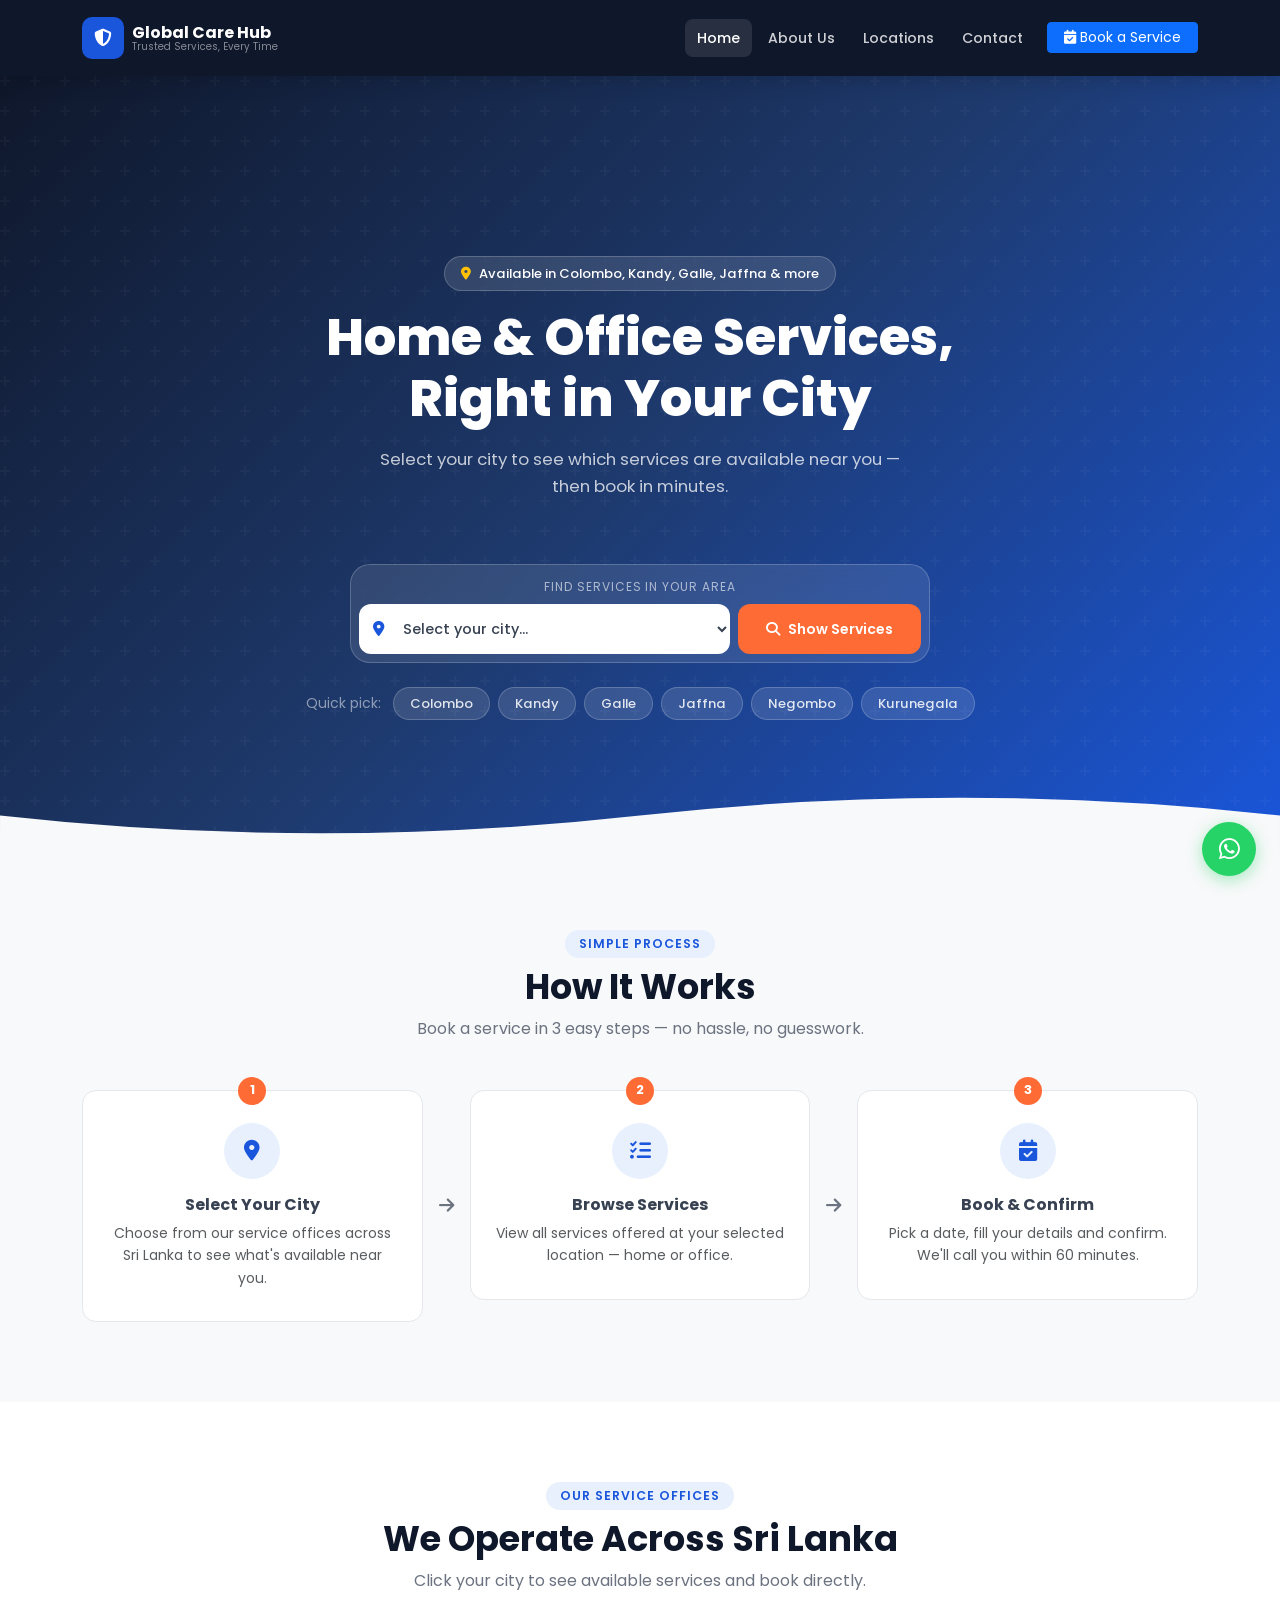
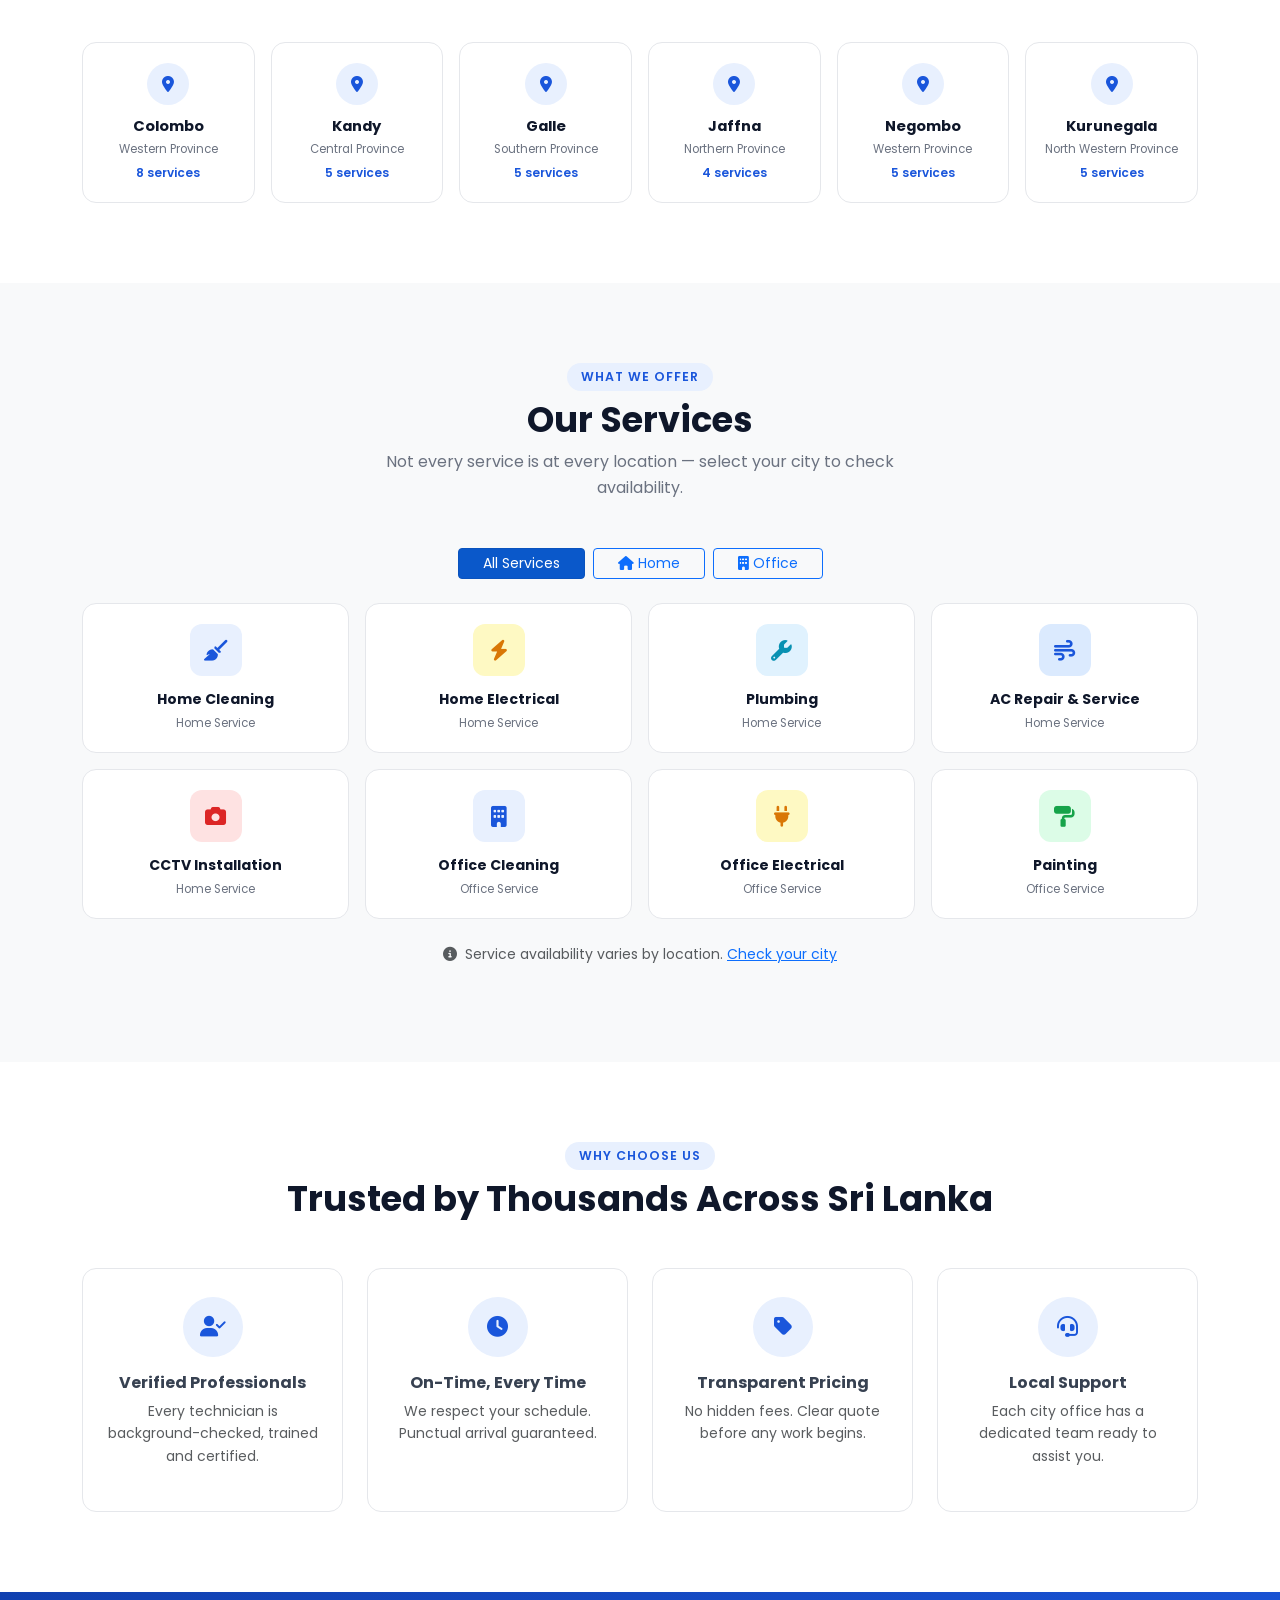
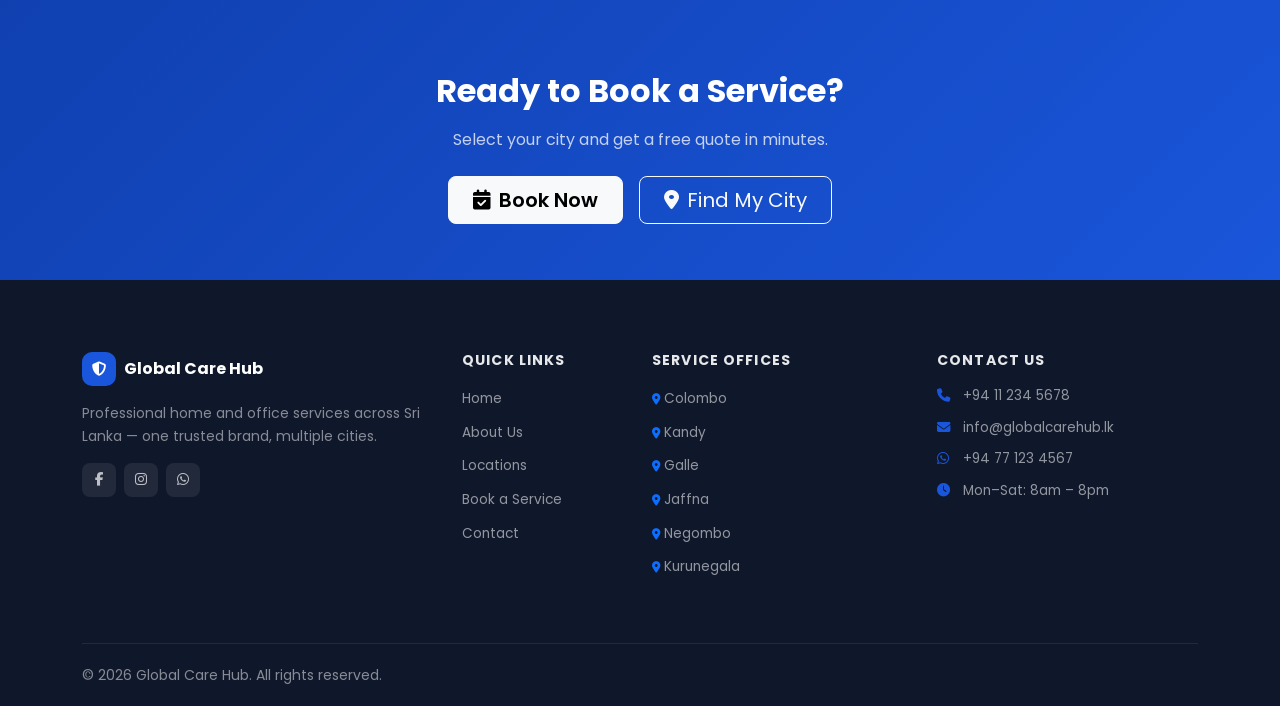
<file: index.html>
<!DOCTYPE html>
<html lang="en">
<head>
  <meta charset="UTF-8" />
  <meta name="viewport" content="width=device-width, initial-scale=1.0" />
  <title>Global Care Hub — Home & Office Services Across Sri Lanka</title>
  <link rel="stylesheet" href="https://cdn.jsdelivr.net/npm/bootstrap@5.3.3/dist/css/bootstrap.min.css" />
  <link rel="stylesheet" href="https://cdnjs.cloudflare.com/ajax/libs/font-awesome/6.5.0/css/all.min.css" />
  <link href="https://fonts.googleapis.com/css2?family=Poppins:wght@300;400;500;600;700;800&display=swap" rel="stylesheet" />
  <link rel="stylesheet" href="assets/style.css" />
</head>
<body>

<!-- NAVBAR -->
<nav class="navbar navbar-expand-lg navbar-dark sticky-top" id="mainNav">
  <div class="container">
    <a class="navbar-brand d-flex align-items-center gap-2" href="index.html">
      <div class="brand-icon"><i class="fa-solid fa-shield-halved"></i></div>
      <div><div class="brand-name">Global Care Hub</div><div class="brand-tagline">Trusted Services, Every Time</div></div>
    </a>
    <button class="navbar-toggler" type="button" data-bs-toggle="collapse" data-bs-target="#navMenu"><span class="navbar-toggler-icon"></span></button>
    <div class="collapse navbar-collapse" id="navMenu">
      <ul class="navbar-nav ms-auto align-items-lg-center gap-1">
        <li class="nav-item"><a class="nav-link active" href="index.html">Home</a></li>
        <li class="nav-item"><a class="nav-link" href="about.html">About Us</a></li>
        <li class="nav-item"><a class="nav-link" href="locations.html">Locations</a></li>
        <li class="nav-item"><a class="nav-link" href="contact.html">Contact</a></li>
        <li class="nav-item ms-lg-2"><a href="booking.html" class="btn btn-primary btn-sm px-3"><i class="fa-solid fa-calendar-check me-1"></i>Book a Service</a></li>
      </ul>
    </div>
  </div>
</nav>

<!-- HERO — Location First -->
<section class="hero-section">
  <div class="hero-overlay"></div>
  <div class="container position-relative">
    <div class="row justify-content-center text-center">
      <div class="col-lg-9" style="padding: 80px 0 60px">
        <div class="hero-badge mb-3 d-inline-flex"><i class="fa-solid fa-location-dot text-warning me-2"></i>Available in Colombo, Kandy, Galle, Jaffna &amp; more</div>
        <h1 class="hero-title mb-3">Home &amp; Office Services,<br>Right in Your City</h1>
        <p class="hero-subtitle mx-auto" style="max-width:560px">Select your city to see which services are available near you — then book in minutes.</p>

        <!-- LOCATION FINDER WIDGET -->
        <div class="location-finder-widget mt-5">
          <div class="lfw-label">Find services in your area</div>
          <div class="lfw-body">
            <div class="lfw-select-wrap">
              <i class="fa-solid fa-location-dot lfw-icon"></i>
              <select id="heroLocationSelect" class="lfw-select">
                <option value="">Select your city...</option>
                <option value="colombo">Colombo</option>
                <option value="kandy">Kandy</option>
                <option value="galle">Galle</option>
                <option value="jaffna">Jaffna</option>
                <option value="negombo">Negombo</option>
                <option value="kurunegala">Kurunegala</option>
              </select>
            </div>
            <button class="lfw-btn" onclick="goToLocation()">
              <i class="fa-solid fa-search me-2"></i>Show Services
            </button>
          </div>
        </div>

        <!-- Quick city links -->
        <div class="mt-4 d-flex flex-wrap gap-2 justify-content-center">
          <span class="text-white-50 small align-self-center me-1">Quick pick:</span>
          <a href="location.html?city=colombo" class="city-pill">Colombo</a>
          <a href="location.html?city=kandy" class="city-pill">Kandy</a>
          <a href="location.html?city=galle" class="city-pill">Galle</a>
          <a href="location.html?city=jaffna" class="city-pill">Jaffna</a>
          <a href="location.html?city=negombo" class="city-pill">Negombo</a>
          <a href="location.html?city=kurunegala" class="city-pill">Kurunegala</a>
        </div>
      </div>
    </div>
  </div>
  <div class="hero-wave">
    <svg viewBox="0 0 1440 80" fill="none" xmlns="http://www.w3.org/2000/svg">
      <path d="M0 40 Q360 80 720 40 Q1080 0 1440 40 L1440 80 L0 80 Z" fill="#f8f9fa"/>
    </svg>
  </div>
</section>

<!-- HOW IT WORKS -->
<section class="section-pad bg-light">
  <div class="container">
    <div class="section-header text-center mb-5">
      <span class="section-badge">Simple Process</span>
      <h2 class="section-title mt-2">How It Works</h2>
      <p class="section-subtitle">Book a service in 3 easy steps — no hassle, no guesswork.</p>
    </div>
    <div class="how-steps-row">
      <div class="how-card">
        <div class="how-step">1</div>
        <div class="how-icon"><i class="fa-solid fa-location-dot"></i></div>
        <h6 class="fw-bold mb-2">Select Your City</h6>
        <p class="small text-muted mb-0">Choose from our service offices across Sri Lanka to see what's available near you.</p>
      </div>
      <div class="how-arrow-h"><i class="fa-solid fa-arrow-right"></i></div>
      <div class="how-card">
        <div class="how-step">2</div>
        <div class="how-icon"><i class="fa-solid fa-list-check"></i></div>
        <h6 class="fw-bold mb-2">Browse Services</h6>
        <p class="small text-muted mb-0">View all services offered at your selected location — home or office.</p>
      </div>
      <div class="how-arrow-h"><i class="fa-solid fa-arrow-right"></i></div>
      <div class="how-card">
        <div class="how-step">3</div>
        <div class="how-icon"><i class="fa-solid fa-calendar-check"></i></div>
        <h6 class="fw-bold mb-2">Book &amp; Confirm</h6>
        <p class="small text-muted mb-0">Pick a date, fill your details and confirm. We'll call you within 60 minutes.</p>
      </div>
    </div>
  </div>
</section>

<!-- OUR CITIES -->
<section class="section-pad">
  <div class="container">
    <div class="section-header text-center mb-5">
      <span class="section-badge">Our Service Offices</span>
      <h2 class="section-title mt-2">We Operate Across Sri Lanka</h2>
      <p class="section-subtitle">Click your city to see available services and book directly.</p>
    </div>
    <div class="row g-3" id="citiesGrid">
      <!-- Populated by JS -->
    </div>
  </div>
</section>

<!-- SERVICES WE OFFER (overview) -->
<section class="section-pad bg-light">
  <div class="container">
    <div class="section-header text-center mb-5">
      <span class="section-badge">What We Offer</span>
      <h2 class="section-title mt-2">Our Services</h2>
      <p class="section-subtitle">Not every service is at every location — select your city to check availability.</p>
    </div>

    <!-- Category tabs -->
    <div class="d-flex justify-content-center gap-2 mb-4">
      <button class="btn btn-primary btn-sm px-4 svc-tab active" onclick="filterServices('all', this)">All Services</button>
      <button class="btn btn-outline-primary btn-sm px-4 svc-tab" onclick="filterServices('home', this)"><i class="fa-solid fa-house me-1"></i>Home</button>
      <button class="btn btn-outline-primary btn-sm px-4 svc-tab" onclick="filterServices('office', this)"><i class="fa-solid fa-building me-1"></i>Office</button>
    </div>

    <div class="row g-3" id="servicesGrid">
      <!-- Populated by JS -->
    </div>
    <div class="text-center mt-4">
      <p class="text-muted small"><i class="fa-solid fa-circle-info me-1"></i> Service availability varies by location. <a href="locations.html">Check your city</a></p>
    </div>
  </div>
</section>

<!-- WHY CHOOSE US -->
<section class="section-pad">
  <div class="container">
    <div class="section-header text-center mb-5">
      <span class="section-badge">Why Choose Us</span>
      <h2 class="section-title mt-2">Trusted by Thousands Across Sri Lanka</h2>
    </div>
    <div class="row g-4">
      <div class="col-sm-6 col-lg-3">
        <div class="value-card">
          <div class="value-icon"><i class="fa-solid fa-user-check"></i></div>
          <h6 class="fw-bold mb-2">Verified Professionals</h6>
          <p class="small text-muted">Every technician is background-checked, trained and certified.</p>
        </div>
      </div>
      <div class="col-sm-6 col-lg-3">
        <div class="value-card">
          <div class="value-icon"><i class="fa-solid fa-clock"></i></div>
          <h6 class="fw-bold mb-2">On-Time, Every Time</h6>
          <p class="small text-muted">We respect your schedule. Punctual arrival guaranteed.</p>
        </div>
      </div>
      <div class="col-sm-6 col-lg-3">
        <div class="value-card">
          <div class="value-icon"><i class="fa-solid fa-tag"></i></div>
          <h6 class="fw-bold mb-2">Transparent Pricing</h6>
          <p class="small text-muted">No hidden fees. Clear quote before any work begins.</p>
        </div>
      </div>
      <div class="col-sm-6 col-lg-3">
        <div class="value-card">
          <div class="value-icon"><i class="fa-solid fa-headset"></i></div>
          <h6 class="fw-bold mb-2">Local Support</h6>
          <p class="small text-muted">Each city office has a dedicated team ready to assist you.</p>
        </div>
      </div>
    </div>
  </div>
</section>

<!-- CTA -->
<section class="cta-section">
  <div class="container text-center">
    <h2 class="text-white fw-bold mb-3">Ready to Book a Service?</h2>
    <p class="text-white-75 mb-4">Select your city and get a free quote in minutes.</p>
    <div class="d-flex justify-content-center gap-3 flex-wrap">
      <a href="booking.html" class="btn btn-light btn-lg px-4 fw-semibold"><i class="fa-solid fa-calendar-check me-2"></i>Book Now</a>
      <a href="locations.html" class="btn btn-outline-light btn-lg px-4"><i class="fa-solid fa-location-dot me-2"></i>Find My City</a>
    </div>
  </div>
</section>

<!-- FOOTER -->
<footer class="footer">
  <div class="container">
    <div class="row g-4 py-5">
      <div class="col-lg-4">
        <div class="d-flex align-items-center gap-2 mb-3">
          <div class="brand-icon brand-icon-sm"><i class="fa-solid fa-shield-halved"></i></div>
          <div class="brand-name text-white">Global Care Hub</div>
        </div>
        <p class="text-muted small">Professional home and office services across Sri Lanka — one trusted brand, multiple cities.</p>
        <div class="social-links mt-3">
          <a href="#" class="social-link"><i class="fab fa-facebook-f"></i></a>
          <a href="#" class="social-link"><i class="fab fa-instagram"></i></a>
          <a href="#" class="social-link"><i class="fab fa-whatsapp"></i></a>
        </div>
      </div>
      <div class="col-sm-6 col-lg-2">
        <h6 class="footer-heading">Quick Links</h6>
        <ul class="footer-links">
          <li><a href="index.html">Home</a></li>
          <li><a href="about.html">About Us</a></li>
          <li><a href="locations.html">Locations</a></li>
          <li><a href="booking.html">Book a Service</a></li>
          <li><a href="contact.html">Contact</a></li>
        </ul>
      </div>
      <div class="col-sm-6 col-lg-3">
        <h6 class="footer-heading">Service Offices</h6>
        <ul class="footer-links" id="footerCities"></ul>
      </div>
      <div class="col-lg-3">
        <h6 class="footer-heading">Contact Us</h6>
        <ul class="footer-contact">
          <li><i class="fa-solid fa-phone"></i><span>+94 11 234 5678</span></li>
          <li><i class="fa-solid fa-envelope"></i><span>info@globalcarehub.lk</span></li>
          <li><i class="fab fa-whatsapp"></i><span>+94 77 123 4567</span></li>
          <li><i class="fa-solid fa-clock"></i><span>Mon–Sat: 8am – 8pm</span></li>
        </ul>
      </div>
    </div>
    <div class="footer-bottom">
      <p class="mb-0 small text-muted">&copy; 2026 Global Care Hub. All rights reserved.</p>
    </div>
  </div>
</footer>

<a href="https://wa.me/94771234567" class="whatsapp-float" target="_blank"><i class="fab fa-whatsapp"></i></a>

<script src="https://cdn.jsdelivr.net/npm/bootstrap@5.3.3/dist/js/bootstrap.bundle.min.js"></script>
<script src="assets/data.js"></script>
<script src="assets/main.js"></script>
<script>
  // Build cities grid
  const citiesGrid = document.getElementById('citiesGrid');
  Object.values(LOCATIONS).forEach(loc => {
    citiesGrid.innerHTML += `
      <div class="col-6 col-md-4 col-lg-2">
        <a href="location.html?city=${loc.id}" class="city-office-card">
          <div class="city-office-icon"><i class="fa-solid fa-location-dot"></i></div>
          <div class="city-office-name">${loc.name}</div>
          <div class="city-office-region">${loc.region}</div>
          <div class="city-office-count">${loc.services.length} services</div>
        </a>
      </div>`;
  });

  // Build services grid
  const servicesGrid = document.getElementById('servicesGrid');
  Object.values(SERVICES).forEach(s => {
    servicesGrid.innerHTML += `
      <div class="col-6 col-md-4 col-lg-3 svc-item" data-cat="${s.category}">
        <div class="svc-overview-card">
          <div class="svc-overview-icon" style="background:${s.bg};color:${s.color}">
            <i class="fa-solid ${s.icon}"></i>
          </div>
          <div class="svc-overview-name">${s.name}</div>
          <div class="svc-overview-cat">${s.category === 'home' ? 'Home Service' : 'Office Service'}</div>
        </div>
      </div>`;
  });

  // Footer cities
  const footerCities = document.getElementById('footerCities');
  Object.values(LOCATIONS).forEach(loc => {
    footerCities.innerHTML += `<li><a href="location.html?city=${loc.id}"><i class="fa-solid fa-location-dot me-1 text-primary" style="font-size:.7rem"></i>${loc.name}</a></li>`;
  });

  // Hero finder
  function goToLocation() {
    const val = document.getElementById('heroLocationSelect').value;
    if (val) window.location.href = `location.html?city=${val}`;
    else alert('Please select a city first.');
  }

  // Service tab filter
  function filterServices(cat, btn) {
    document.querySelectorAll('.svc-tab').forEach(b => b.classList.remove('active', 'btn-primary'));
    document.querySelectorAll('.svc-tab').forEach(b => b.classList.add('btn-outline-primary'));
    btn.classList.add('active', 'btn-primary');
    btn.classList.remove('btn-outline-primary');
    document.querySelectorAll('.svc-item').forEach(el => {
      el.style.display = (cat === 'all' || el.dataset.cat === cat) ? '' : 'none';
    });
  }
</script>
</body>
</html>
</file>
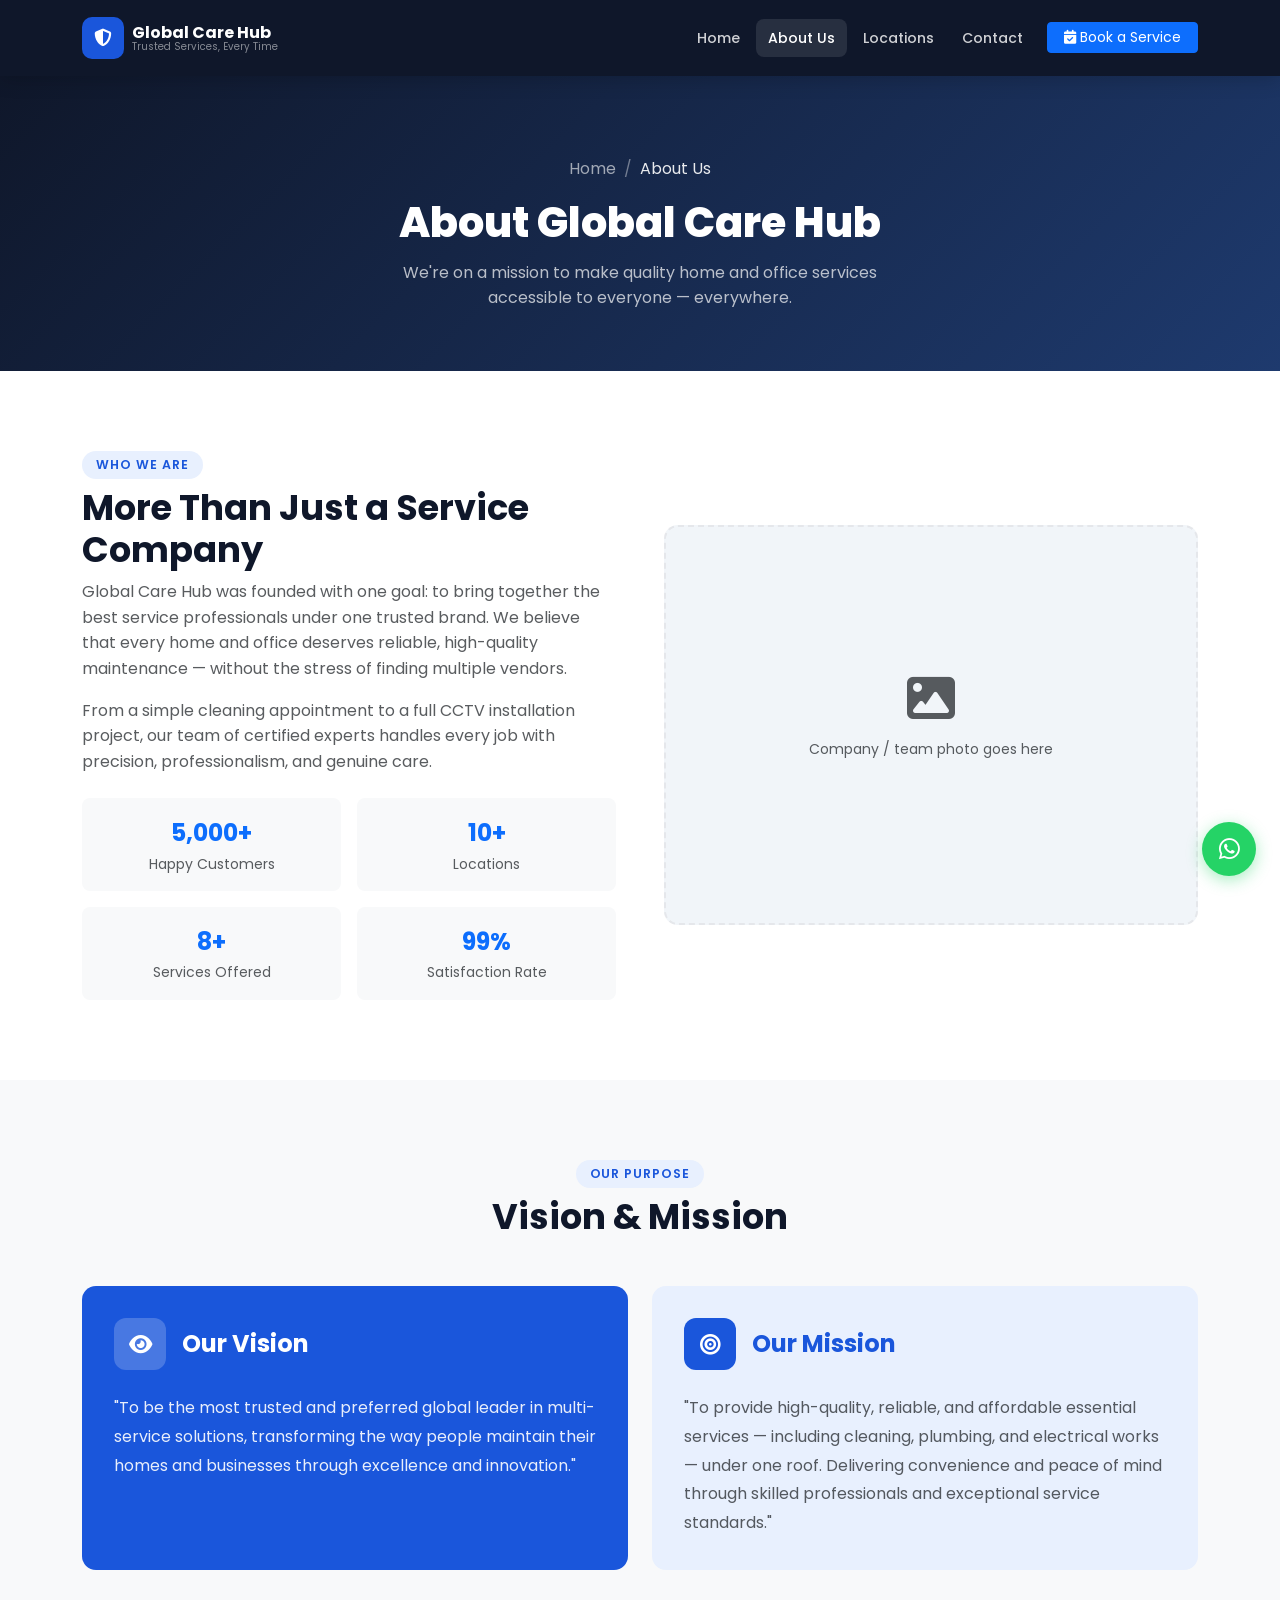
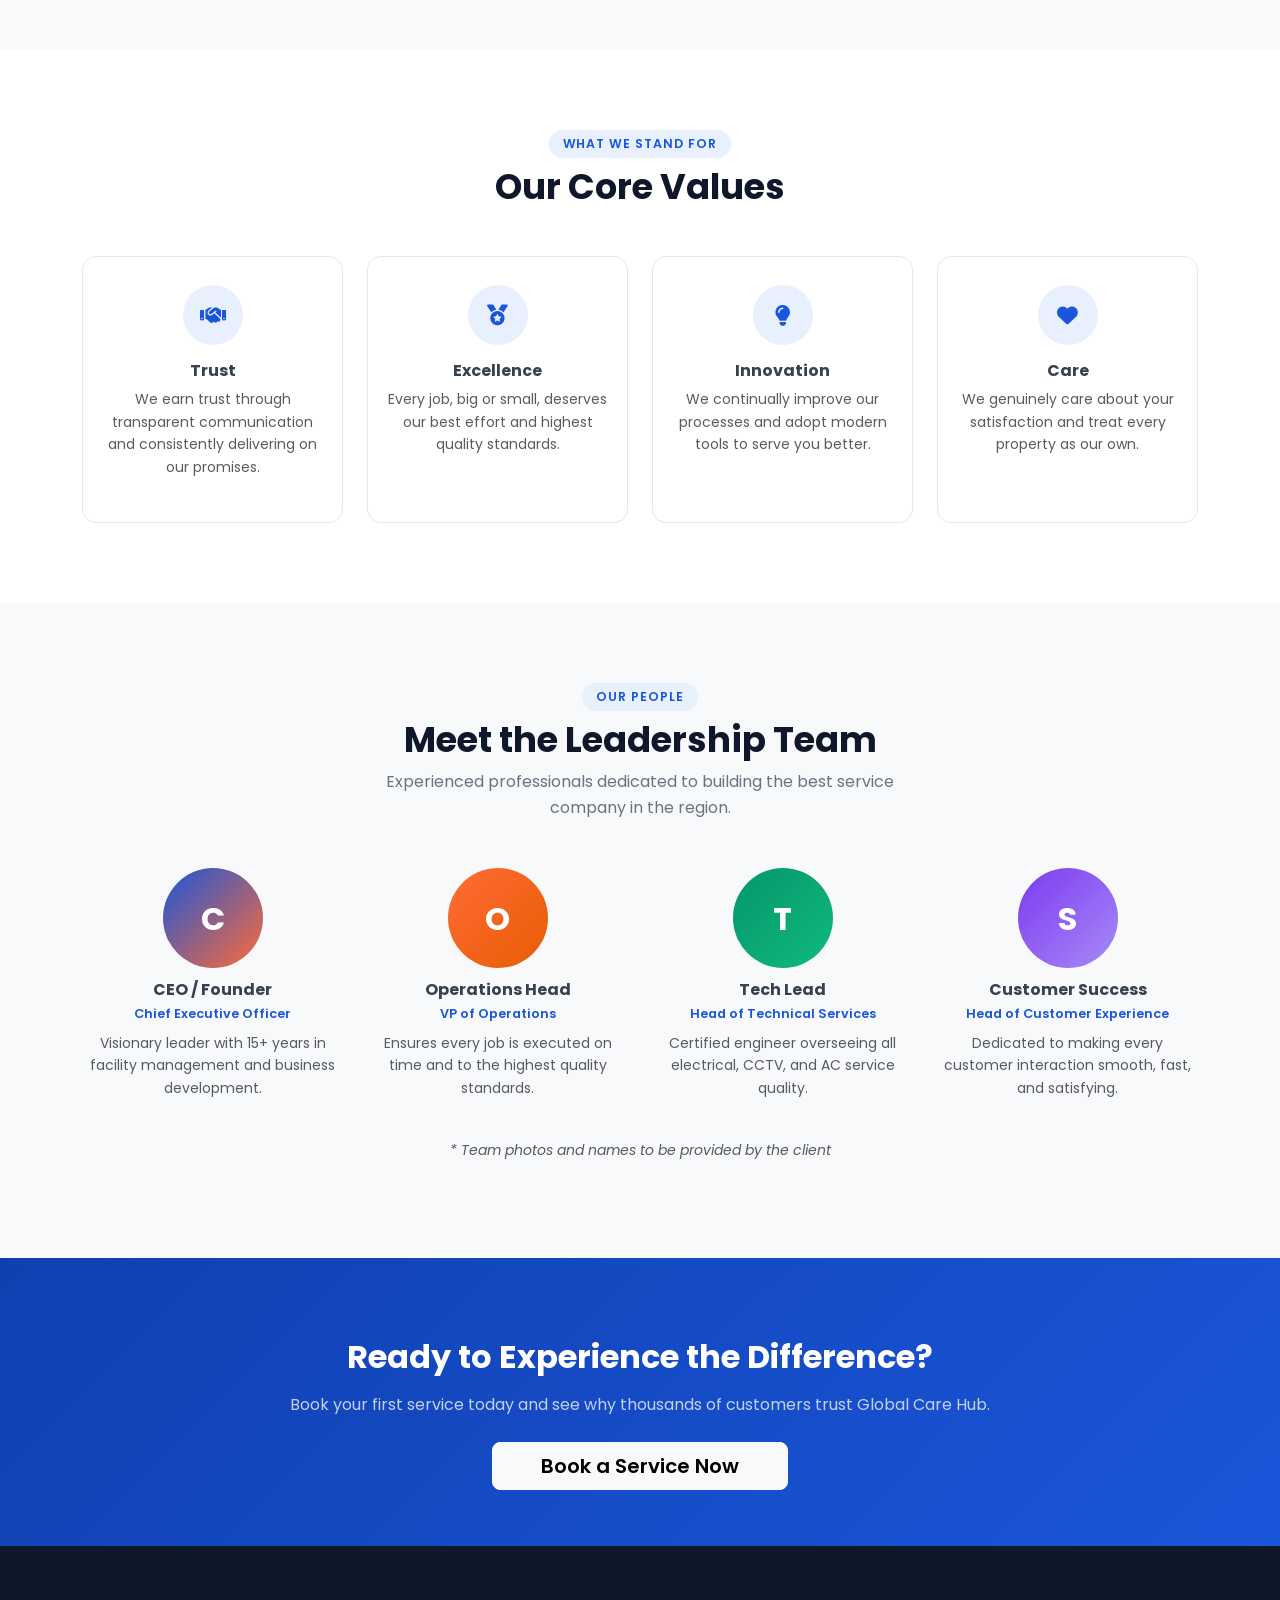
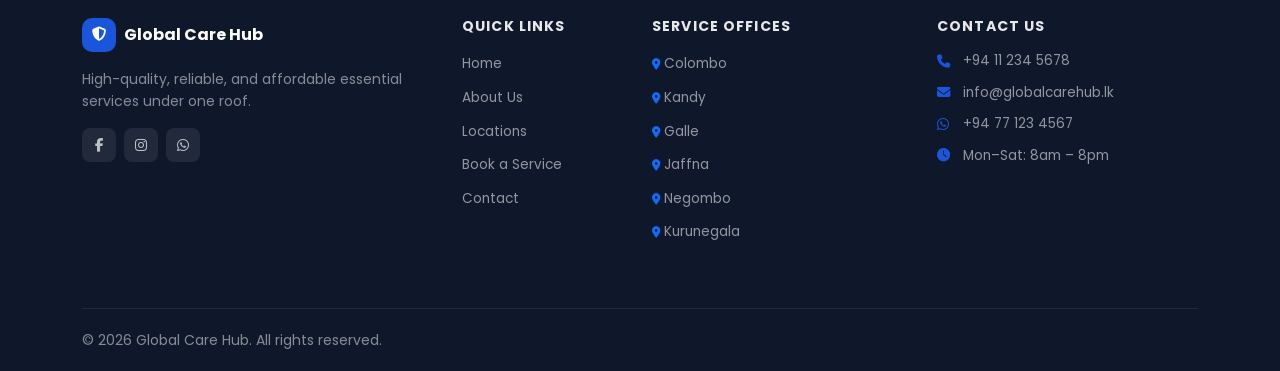
<file: about.html>
<!DOCTYPE html>
<html lang="en">
<head>
  <meta charset="UTF-8" />
  <meta name="viewport" content="width=device-width, initial-scale=1.0" />
  <title>About Us — Global Care Hub</title>
  <link rel="stylesheet" href="https://cdn.jsdelivr.net/npm/bootstrap@5.3.3/dist/css/bootstrap.min.css" />
  <link rel="stylesheet" href="https://cdnjs.cloudflare.com/ajax/libs/font-awesome/6.5.0/css/all.min.css" />
  <link href="https://fonts.googleapis.com/css2?family=Poppins:wght@300;400;500;600;700;800&display=swap" rel="stylesheet" />
  <link rel="stylesheet" href="assets/style.css" />
</head>
<body>

<!-- NAVBAR -->
<nav class="navbar navbar-expand-lg navbar-dark sticky-top" id="mainNav">
  <div class="container">
    <a class="navbar-brand d-flex align-items-center gap-2" href="index.html">
      <div class="brand-icon"><i class="fa-solid fa-shield-halved"></i></div>
      <div><div class="brand-name">Global Care Hub</div><div class="brand-tagline">Trusted Services, Every Time</div></div>
    </a>
    <button class="navbar-toggler" type="button" data-bs-toggle="collapse" data-bs-target="#navMenu"><span class="navbar-toggler-icon"></span></button>
    <div class="collapse navbar-collapse" id="navMenu">
      <ul class="navbar-nav ms-auto align-items-lg-center gap-1">
        <li class="nav-item"><a class="nav-link" href="index.html">Home</a></li>
        <li class="nav-item"><a class="nav-link active" href="about.html">About Us</a></li>
        <li class="nav-item"><a class="nav-link" href="locations.html">Locations</a></li>
        <li class="nav-item"><a class="nav-link" href="contact.html">Contact</a></li>
        <li class="nav-item ms-lg-2"><a href="booking.html" class="btn btn-primary btn-sm px-3"><i class="fa-solid fa-calendar-check me-1"></i>Book a Service</a></li>
      </ul>
    </div>
  </div>
</nav>

<!-- PAGE HERO -->
<section class="page-hero">
  <div class="container">
    <nav aria-label="breadcrumb" class="mb-3">
      <ol class="breadcrumb">
        <li class="breadcrumb-item"><a href="index.html">Home</a></li>
        <li class="breadcrumb-item active">About Us</li>
      </ol>
    </nav>
    <h1>About Global Care Hub</h1>
    <p>We're on a mission to make quality home and office services accessible to everyone — everywhere.</p>
  </div>
</section>

<!-- WHO WE ARE -->
<section class="section-pad">
  <div class="container">
    <div class="row align-items-center g-5">
      <div class="col-lg-6">
        <span class="section-badge">Who We Are</span>
        <h2 class="section-title mt-2">More Than Just a Service Company</h2>
        <p class="text-muted mb-3">Global Care Hub was founded with one goal: to bring together the best service professionals under one trusted brand. We believe that every home and office deserves reliable, high-quality maintenance — without the stress of finding multiple vendors.</p>
        <p class="text-muted mb-4">From a simple cleaning appointment to a full CCTV installation project, our team of certified experts handles every job with precision, professionalism, and genuine care.</p>
        <div class="row g-3">
          <div class="col-6"><div class="p-3 bg-light rounded-3 text-center"><div class="fw-bold fs-4 text-primary">5,000+</div><div class="small text-muted">Happy Customers</div></div></div>
          <div class="col-6"><div class="p-3 bg-light rounded-3 text-center"><div class="fw-bold fs-4 text-primary">10+</div><div class="small text-muted">Locations</div></div></div>
          <div class="col-6"><div class="p-3 bg-light rounded-3 text-center"><div class="fw-bold fs-4 text-primary">8+</div><div class="small text-muted">Services Offered</div></div></div>
          <div class="col-6"><div class="p-3 bg-light rounded-3 text-center"><div class="fw-bold fs-4 text-primary">99%</div><div class="small text-muted">Satisfaction Rate</div></div></div>
        </div>
      </div>
      <div class="col-lg-6">
        <div class="why-img-placeholder" style="height:400px">
          <i class="fa-solid fa-image fa-3x text-muted mb-3"></i>
          <p class="text-muted small">Company / team photo goes here</p>
        </div>
      </div>
    </div>
  </div>
</section>

<!-- VISION & MISSION -->
<section class="section-pad bg-light">
  <div class="container">
    <div class="section-header text-center mb-5">
      <span class="section-badge">Our Purpose</span>
      <h2 class="section-title">Vision & Mission</h2>
    </div>
    <div class="row g-4">
      <div class="col-md-6">
        <div class="vision-card">
          <div class="d-flex align-items-center gap-3 mb-4">
            <div style="width:52px;height:52px;background:rgba(255,255,255,0.2);border-radius:12px;display:flex;align-items:center;justify-content:center;font-size:1.3rem;">
              <i class="fa-solid fa-eye"></i>
            </div>
            <h4 class="fw-bold mb-0">Our Vision</h4>
          </div>
          <p class="mb-0" style="opacity:0.9;line-height:1.8;">"To be the most trusted and preferred global leader in multi-service solutions, transforming the way people maintain their homes and businesses through excellence and innovation."</p>
        </div>
      </div>
      <div class="col-md-6">
        <div class="mission-card">
          <div class="d-flex align-items-center gap-3 mb-4">
            <div style="width:52px;height:52px;background:var(--primary);border-radius:12px;display:flex;align-items:center;justify-content:center;font-size:1.3rem;color:#fff;">
              <i class="fa-solid fa-bullseye"></i>
            </div>
            <h4 class="fw-bold mb-0">Our Mission</h4>
          </div>
          <p class="text-muted mb-0" style="line-height:1.8;">"To provide high-quality, reliable, and affordable essential services — including cleaning, plumbing, and electrical works — under one roof. Delivering convenience and peace of mind through skilled professionals and exceptional service standards."</p>
        </div>
      </div>
    </div>
  </div>
</section>

<!-- CORE VALUES -->
<section class="section-pad">
  <div class="container">
    <div class="section-header text-center mb-5">
      <span class="section-badge">What We Stand For</span>
      <h2 class="section-title">Our Core Values</h2>
    </div>
    <div class="row g-4">
      <div class="col-sm-6 col-lg-3">
        <div class="value-card">
          <div class="value-icon"><i class="fa-solid fa-handshake"></i></div>
          <h6 class="fw-bold mb-2">Trust</h6>
          <p class="small text-muted">We earn trust through transparent communication and consistently delivering on our promises.</p>
        </div>
      </div>
      <div class="col-sm-6 col-lg-3">
        <div class="value-card">
          <div class="value-icon"><i class="fa-solid fa-medal"></i></div>
          <h6 class="fw-bold mb-2">Excellence</h6>
          <p class="small text-muted">Every job, big or small, deserves our best effort and highest quality standards.</p>
        </div>
      </div>
      <div class="col-sm-6 col-lg-3">
        <div class="value-card">
          <div class="value-icon"><i class="fa-solid fa-lightbulb"></i></div>
          <h6 class="fw-bold mb-2">Innovation</h6>
          <p class="small text-muted">We continually improve our processes and adopt modern tools to serve you better.</p>
        </div>
      </div>
      <div class="col-sm-6 col-lg-3">
        <div class="value-card">
          <div class="value-icon"><i class="fa-solid fa-heart"></i></div>
          <h6 class="fw-bold mb-2">Care</h6>
          <p class="small text-muted">We genuinely care about your satisfaction and treat every property as our own.</p>
        </div>
      </div>
    </div>
  </div>
</section>

<!-- TEAM -->
<section class="section-pad bg-light">
  <div class="container">
    <div class="section-header text-center mb-5">
      <span class="section-badge">Our People</span>
      <h2 class="section-title">Meet the Leadership Team</h2>
      <p class="section-subtitle">Experienced professionals dedicated to building the best service company in the region.</p>
    </div>
    <div class="row g-4 justify-content-center">
      <div class="col-sm-6 col-lg-3">
        <div class="team-card">
          <div class="team-avatar">C</div>
          <h6 class="fw-bold mb-1">CEO / Founder</h6>
          <div class="team-role">Chief Executive Officer</div>
          <p class="small text-muted mt-2">Visionary leader with 15+ years in facility management and business development.</p>
        </div>
      </div>
      <div class="col-sm-6 col-lg-3">
        <div class="team-card">
          <div class="team-avatar" style="background:linear-gradient(135deg,#FF6B35,#e85d04)">O</div>
          <h6 class="fw-bold mb-1">Operations Head</h6>
          <div class="team-role">VP of Operations</div>
          <p class="small text-muted mt-2">Ensures every job is executed on time and to the highest quality standards.</p>
        </div>
      </div>
      <div class="col-sm-6 col-lg-3">
        <div class="team-card">
          <div class="team-avatar" style="background:linear-gradient(135deg,#059669,#10b981)">T</div>
          <h6 class="fw-bold mb-1">Tech Lead</h6>
          <div class="team-role">Head of Technical Services</div>
          <p class="small text-muted mt-2">Certified engineer overseeing all electrical, CCTV, and AC service quality.</p>
        </div>
      </div>
      <div class="col-sm-6 col-lg-3">
        <div class="team-card">
          <div class="team-avatar" style="background:linear-gradient(135deg,#7c3aed,#a78bfa)">S</div>
          <h6 class="fw-bold mb-1">Customer Success</h6>
          <div class="team-role">Head of Customer Experience</div>
          <p class="small text-muted mt-2">Dedicated to making every customer interaction smooth, fast, and satisfying.</p>
        </div>
      </div>
    </div>
    <p class="text-center text-muted small mt-4"><em>* Team photos and names to be provided by the client</em></p>
  </div>
</section>

<!-- CTA -->
<section class="cta-section">
  <div class="container text-center">
    <h2 class="text-white fw-bold mb-3">Ready to Experience the Difference?</h2>
    <p class="text-white-75 mb-4">Book your first service today and see why thousands of customers trust Global Care Hub.</p>
    <a href="contact.html" class="btn btn-light btn-lg px-5 fw-semibold">Book a Service Now</a>
  </div>
</section>

<!-- FOOTER -->
<footer class="footer">
  <div class="container">
    <div class="row g-4 py-5">
      <div class="col-lg-4">
        <div class="d-flex align-items-center gap-2 mb-3">
          <div class="brand-icon brand-icon-sm"><i class="fa-solid fa-shield-halved"></i></div>
          <div class="brand-name text-white">Global Care Hub</div>
        </div>
        <p class="text-muted small">High-quality, reliable, and affordable essential services under one roof.</p>
        <div class="social-links mt-3">
          <a href="#" class="social-link"><i class="fab fa-facebook-f"></i></a>
          <a href="#" class="social-link"><i class="fab fa-instagram"></i></a>
          <a href="#" class="social-link"><i class="fab fa-whatsapp"></i></a>
        </div>
      </div>
      <div class="col-sm-6 col-lg-2">
        <h6 class="footer-heading">Quick Links</h6>
        <ul class="footer-links">
          <li><a href="index.html">Home</a></li>
          <li><a href="about.html">About Us</a></li>
          <li><a href="locations.html">Locations</a></li>
          <li><a href="booking.html">Book a Service</a></li>
          <li><a href="contact.html">Contact</a></li>
        </ul>
      </div>
      <div class="col-sm-6 col-lg-3">
        <h6 class="footer-heading">Service Offices</h6>
        <ul class="footer-links" id="footerCities"></ul>
      </div>
      <div class="col-lg-3">
        <h6 class="footer-heading">Contact Us</h6>
        <ul class="footer-contact">
          <li><i class="fa-solid fa-phone"></i><span>+94 11 234 5678</span></li>
          <li><i class="fa-solid fa-envelope"></i><span>info@globalcarehub.lk</span></li>
          <li><i class="fab fa-whatsapp"></i><span>+94 77 123 4567</span></li>
          <li><i class="fa-solid fa-clock"></i><span>Mon–Sat: 8am – 8pm</span></li>
        </ul>
      </div>
    </div>
    <div class="footer-bottom">
      <p class="mb-0 small text-muted">&copy; 2026 Global Care Hub. All rights reserved.</p>
    </div>
  </div>
</footer>

<a href="https://wa.me/94771234567" class="whatsapp-float" target="_blank"><i class="fab fa-whatsapp"></i></a>
<script src="https://cdn.jsdelivr.net/npm/bootstrap@5.3.3/dist/js/bootstrap.bundle.min.js"></script>
<script src="assets/data.js"></script>
<script src="assets/main.js"></script>
<script>
  const fc = document.getElementById('footerCities');
  Object.values(LOCATIONS).forEach(l => {
    fc.innerHTML += `<li><a href="location.html?city=${l.id}"><i class="fa-solid fa-location-dot me-1 text-primary" style="font-size:.7rem"></i>${l.name}</a></li>`;
  });
</script>
</body>
</html>
</file>
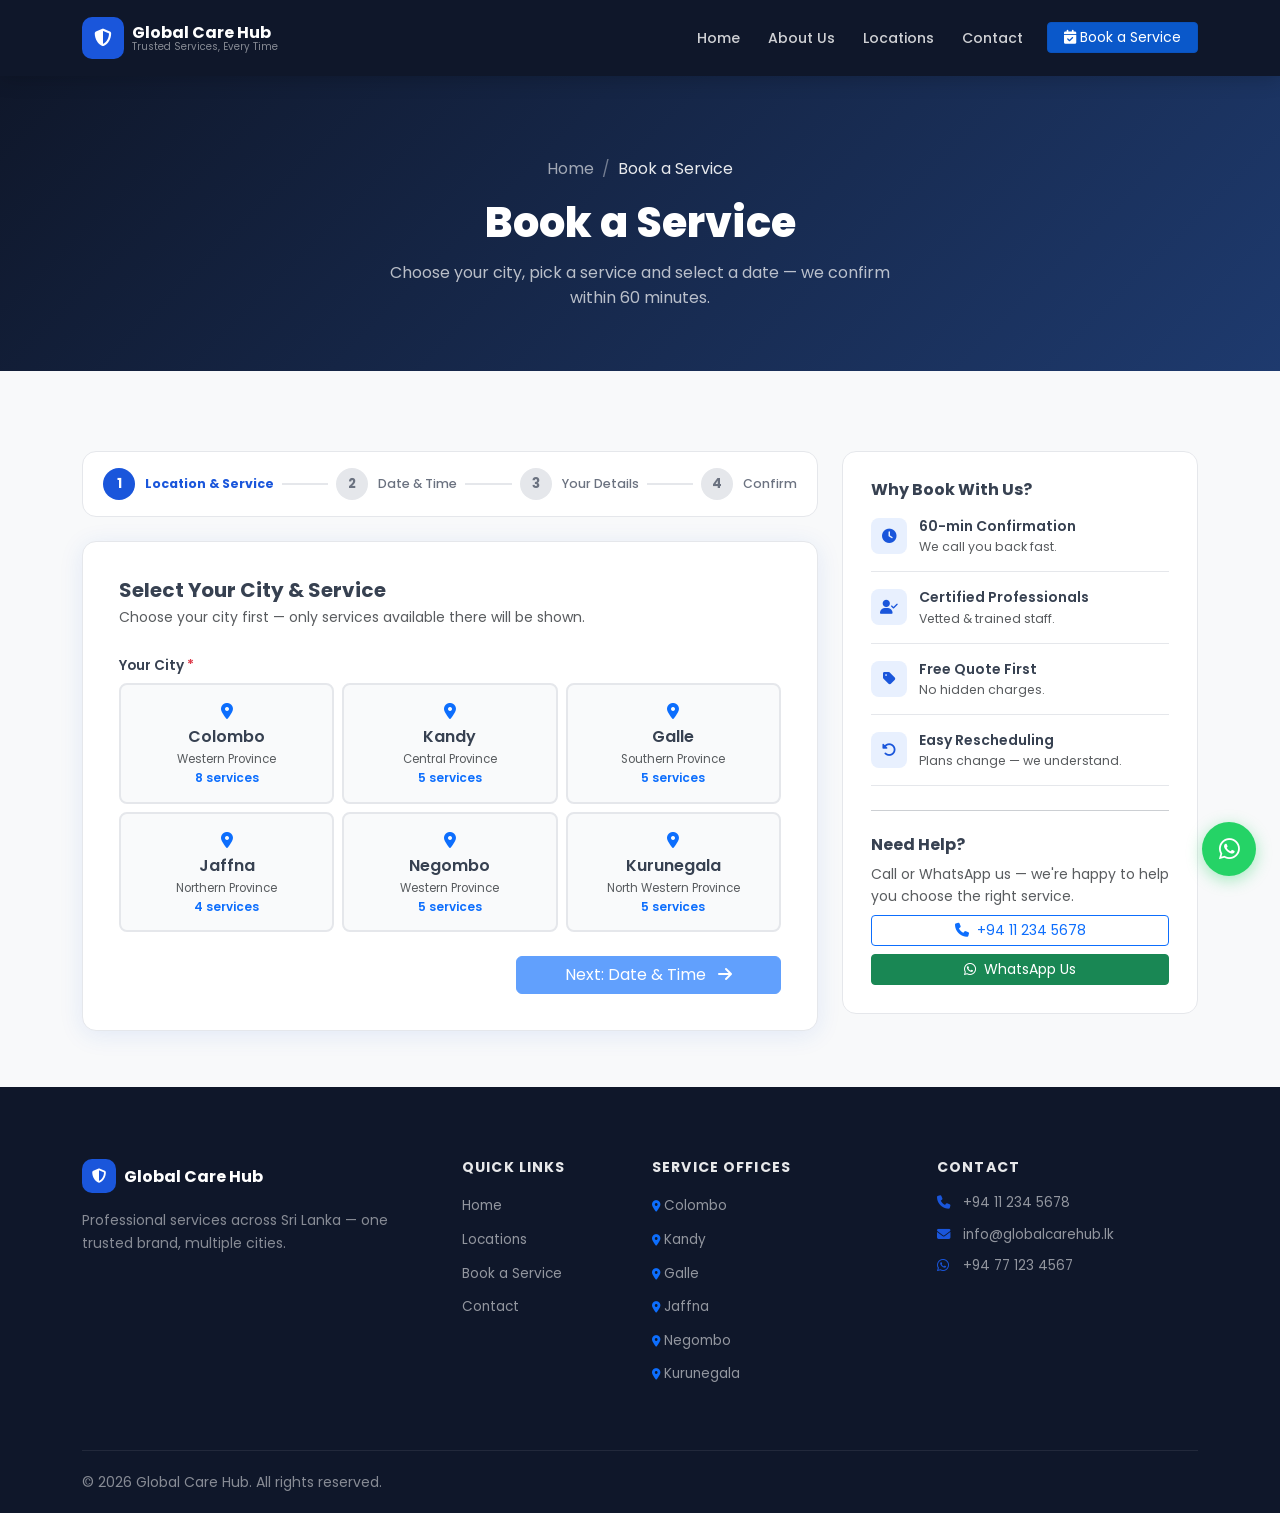
<file: booking.html>
<!DOCTYPE html>
<html lang="en">
<head>
  <meta charset="UTF-8" />
  <meta name="viewport" content="width=device-width, initial-scale=1.0" />
  <title>Book a Service — Global Care Hub</title>
  <link rel="stylesheet" href="https://cdn.jsdelivr.net/npm/bootstrap@5.3.3/dist/css/bootstrap.min.css" />
  <link rel="stylesheet" href="https://cdnjs.cloudflare.com/ajax/libs/font-awesome/6.5.0/css/all.min.css" />
  <link href="https://fonts.googleapis.com/css2?family=Poppins:wght@300;400;500;600;700;800&display=swap" rel="stylesheet" />
  <link rel="stylesheet" href="assets/style.css" />
</head>
<body>

<!-- NAVBAR -->
<nav class="navbar navbar-expand-lg navbar-dark sticky-top" id="mainNav">
  <div class="container">
    <a class="navbar-brand d-flex align-items-center gap-2" href="index.html">
      <div class="brand-icon"><i class="fa-solid fa-shield-halved"></i></div>
      <div><div class="brand-name">Global Care Hub</div><div class="brand-tagline">Trusted Services, Every Time</div></div>
    </a>
    <button class="navbar-toggler" type="button" data-bs-toggle="collapse" data-bs-target="#navMenu"><span class="navbar-toggler-icon"></span></button>
    <div class="collapse navbar-collapse" id="navMenu">
      <ul class="navbar-nav ms-auto align-items-lg-center gap-1">
        <li class="nav-item"><a class="nav-link" href="index.html">Home</a></li>
        <li class="nav-item"><a class="nav-link" href="about.html">About Us</a></li>
        <li class="nav-item"><a class="nav-link" href="locations.html">Locations</a></li>
        <li class="nav-item"><a class="nav-link" href="contact.html">Contact</a></li>
        <li class="nav-item ms-lg-2"><a href="booking.html" class="btn btn-primary btn-sm px-3 active"><i class="fa-solid fa-calendar-check me-1"></i>Book a Service</a></li>
      </ul>
    </div>
  </div>
</nav>

<!-- PAGE HERO -->
<section class="page-hero">
  <div class="container">
    <nav aria-label="breadcrumb" class="mb-3">
      <ol class="breadcrumb"><li class="breadcrumb-item"><a href="index.html">Home</a></li><li class="breadcrumb-item active">Book a Service</li></ol>
    </nav>
    <h1>Book a Service</h1>
    <p>Choose your city, pick a service and select a date — we confirm within 60 minutes.</p>
  </div>
</section>

<!-- BOOKING FORM -->
<section class="section-pad bg-light">
  <div class="container">
    <div class="row justify-content-center">
      <div class="col-lg-8">

        <!-- Step indicators -->
        <div class="step-indicators mb-4">
          <div class="step-ind active" id="ind1"><div class="step-ind-num">1</div><div class="step-ind-label">Location &amp; Service</div></div>
          <div class="step-ind-line"></div>
          <div class="step-ind" id="ind2"><div class="step-ind-num">2</div><div class="step-ind-label">Date &amp; Time</div></div>
          <div class="step-ind-line"></div>
          <div class="step-ind" id="ind3"><div class="step-ind-num">3</div><div class="step-ind-label">Your Details</div></div>
          <div class="step-ind-line"></div>
          <div class="step-ind" id="ind4"><div class="step-ind-num">4</div><div class="step-ind-label">Confirm</div></div>
        </div>

        <div class="booking-card">

          <!-- ── STEP 1: Location & Service ── -->
          <div id="step1">
            <h5 class="fw-bold mb-1">Select Your City &amp; Service</h5>
            <p class="text-muted small mb-4">Choose your city first — only services available there will be shown.</p>

            <div class="mb-4">
              <label class="form-label">Your City <span class="text-danger">*</span></label>
              <div class="row g-2" id="cityCards"><!-- JS --></div>
            </div>

            <div id="serviceSection" style="display:none">
              <label class="form-label">Select Service <span class="text-danger">*</span></label>
              <div class="d-flex gap-2 mb-3">
                <button class="btn btn-primary btn-sm px-3 svc-tab active" onclick="filterSvcCat('all',this)">All</button>
                <button class="btn btn-outline-primary btn-sm px-3 svc-tab" onclick="filterSvcCat('home',this)"><i class="fa-solid fa-house me-1"></i>Home</button>
                <button class="btn btn-outline-primary btn-sm px-3 svc-tab" onclick="filterSvcCat('office',this)"><i class="fa-solid fa-building me-1"></i>Office</button>
              </div>
              <div class="row g-2" id="serviceCards"><!-- JS --></div>
            </div>

            <div class="d-flex justify-content-end mt-4">
              <button class="btn btn-primary px-5" onclick="goStep(2)" id="step1Next" disabled>
                Next: Date &amp; Time <i class="fa-solid fa-arrow-right ms-2"></i>
              </button>
            </div>
          </div>

          <!-- ── STEP 2: Date & Time ── -->
          <div id="step2" style="display:none">
            <h5 class="fw-bold mb-1">Choose a Date &amp; Time</h5>
            <p class="text-muted small mb-4">Pick your preferred appointment slot.</p>

            <div class="row g-3">
              <div class="col-sm-6">
                <label class="form-label">Preferred Date <span class="text-danger">*</span></label>
                <input type="date" class="form-control" id="bookDate" />
              </div>
              <div class="col-sm-6">
                <label class="form-label">Preferred Time <span class="text-danger">*</span></label>
                <select class="form-select" id="bookTime">
                  <option value="">Select a time slot</option>
                  <option>8:00 AM – 10:00 AM</option>
                  <option>10:00 AM – 12:00 PM</option>
                  <option>12:00 PM – 2:00 PM</option>
                  <option>2:00 PM – 4:00 PM</option>
                  <option>4:00 PM – 6:00 PM</option>
                </select>
              </div>
              <div class="col-12">
                <label class="form-label">Additional Notes <span class="text-muted fw-normal">(optional)</span></label>
                <textarea class="form-control" id="bookNotes" rows="3" placeholder="Describe your issue or any special requirements..."></textarea>
              </div>
            </div>

            <!-- Booking summary so far -->
            <div class="booking-mini-summary mt-4" id="summaryStep2"></div>

            <div class="d-flex justify-content-between mt-4">
              <button class="btn btn-outline-secondary px-4" onclick="goStep(1)"><i class="fa-solid fa-arrow-left me-2"></i>Back</button>
              <button class="btn btn-primary px-5" onclick="goStep(3)">Next: Your Details <i class="fa-solid fa-arrow-right ms-2"></i></button>
            </div>
          </div>

          <!-- ── STEP 3: Personal Details ── -->
          <div id="step3" style="display:none">
            <h5 class="fw-bold mb-1">Your Contact Details</h5>
            <p class="text-muted small mb-4">We'll use these to confirm your booking and send updates.</p>

            <div class="row g-3">
              <div class="col-sm-6">
                <label class="form-label">Full Name <span class="text-danger">*</span></label>
                <input type="text" class="form-control" id="bookName" placeholder="e.g. Nimal Perera" />
              </div>
              <div class="col-sm-6">
                <label class="form-label">Phone Number <span class="text-danger">*</span></label>
                <input type="tel" class="form-control" id="bookPhone" placeholder="e.g. 077 123 4567" />
              </div>
              <div class="col-12">
                <label class="form-label">Email Address <span class="text-danger">*</span></label>
                <input type="email" class="form-control" id="bookEmail" placeholder="e.g. nimal@email.com" />
              </div>
              <div class="col-12">
                <label class="form-label">Preferred Contact Method</label>
                <div class="d-flex flex-wrap gap-3 mt-1">
                  <div class="form-check"><input class="form-check-input" type="radio" name="cm" id="cmPhone" value="phone" checked /><label class="form-check-label" for="cmPhone"><i class="fa-solid fa-phone me-1 text-primary"></i>Phone Call</label></div>
                  <div class="form-check"><input class="form-check-input" type="radio" name="cm" id="cmWA" value="whatsapp" /><label class="form-check-label" for="cmWA"><i class="fab fa-whatsapp me-1 text-success"></i>WhatsApp</label></div>
                  <div class="form-check"><input class="form-check-input" type="radio" name="cm" id="cmEmail" value="email" /><label class="form-check-label" for="cmEmail"><i class="fa-solid fa-envelope me-1 text-primary"></i>Email</label></div>
                </div>
              </div>
            </div>

            <div class="d-flex justify-content-between mt-4">
              <button class="btn btn-outline-secondary px-4" onclick="goStep(2)"><i class="fa-solid fa-arrow-left me-2"></i>Back</button>
              <button class="btn btn-primary px-5" onclick="goStep(4)">Review Booking <i class="fa-solid fa-arrow-right ms-2"></i></button>
            </div>
          </div>

          <!-- ── STEP 4: Review & Confirm ── -->
          <div id="step4" style="display:none">
            <h5 class="fw-bold mb-1">Review Your Booking</h5>
            <p class="text-muted small mb-4">Please review your details before confirming.</p>

            <div class="booking-summary-card" id="fullSummary"><!-- JS --></div>

            <div class="alert alert-info d-flex gap-2 align-items-start mt-3 border-0" style="background:#e8f0fe;border-radius:10px">
              <i class="fa-solid fa-circle-info text-primary mt-1"></i>
              <div class="small">After confirming, our <strong id="summaryCity2">team</strong> office will call you within 60 minutes to finalise the appointment.</div>
            </div>

            <div class="d-flex justify-content-between mt-4">
              <button class="btn btn-outline-secondary px-4" onclick="goStep(3)"><i class="fa-solid fa-arrow-left me-2"></i>Back</button>
              <button class="btn btn-success btn-lg px-5 fw-semibold" onclick="confirmBooking()"><i class="fa-solid fa-check me-2"></i>Confirm Booking</button>
            </div>
          </div>

          <!-- ── SUCCESS ── -->
          <div id="stepSuccess" style="display:none">
            <div class="text-center py-4">
              <div class="success-circle mx-auto mb-4"><i class="fa-solid fa-check fa-2x text-white"></i></div>
              <h4 class="fw-bold text-success mb-2">Booking Confirmed!</h4>
              <p class="text-muted mb-1">Thank you! Your booking has been received.</p>
              <p class="text-muted mb-4">Our <strong id="successCity">team</strong> office will contact you within <strong>60 minutes</strong> to confirm your appointment.</p>
              <div class="booking-ref mb-4">
                <div class="small text-muted mb-1">Booking Reference</div>
                <div class="fw-bold fs-5 text-primary" id="bookingRef">—</div>
              </div>
              <div class="d-flex gap-3 justify-content-center flex-wrap">
                <a href="index.html" class="btn btn-primary px-4">Back to Home</a>
                <a href="locations.html" class="btn btn-outline-primary px-4">View Locations</a>
              </div>
            </div>
          </div>

        </div><!-- /booking-card -->
      </div>

      <!-- SIDEBAR -->
      <div class="col-lg-4 d-none d-lg-block">
        <div class="booking-sidebar">
          <h6 class="fw-bold mb-3">Why Book With Us?</h6>
          <div class="sidebar-item"><div class="sidebar-icon"><i class="fa-solid fa-clock"></i></div><div><div class="fw-semibold small">60-min Confirmation</div><div class="text-muted" style="font-size:.78rem">We call you back fast.</div></div></div>
          <div class="sidebar-item"><div class="sidebar-icon"><i class="fa-solid fa-user-check"></i></div><div><div class="fw-semibold small">Certified Professionals</div><div class="text-muted" style="font-size:.78rem">Vetted & trained staff.</div></div></div>
          <div class="sidebar-item"><div class="sidebar-icon"><i class="fa-solid fa-tag"></i></div><div><div class="fw-semibold small">Free Quote First</div><div class="text-muted" style="font-size:.78rem">No hidden charges.</div></div></div>
          <div class="sidebar-item mb-0"><div class="sidebar-icon"><i class="fa-solid fa-rotate-left"></i></div><div><div class="fw-semibold small">Easy Rescheduling</div><div class="text-muted" style="font-size:.78rem">Plans change — we understand.</div></div></div>

          <hr class="my-4" />
          <div id="sidebarLocInfo" style="display:none">
            <h6 class="fw-bold mb-3">Selected Office</h6>
            <div id="sidebarLocDetails"></div>
            <a id="sidebarWA" href="#" target="_blank" class="btn btn-success btn-sm w-100 mt-2"><i class="fab fa-whatsapp me-2"></i>WhatsApp This Office</a>
          </div>
          <div id="sidebarDefault">
            <h6 class="fw-bold mb-2">Need Help?</h6>
            <p class="text-muted small mb-2">Call or WhatsApp us — we're happy to help you choose the right service.</p>
            <a href="tel:+94112345678" class="btn btn-outline-primary btn-sm w-100 mb-2"><i class="fa-solid fa-phone me-2"></i>+94 11 234 5678</a>
            <a href="https://wa.me/94771234567" target="_blank" class="btn btn-success btn-sm w-100"><i class="fab fa-whatsapp me-2"></i>WhatsApp Us</a>
          </div>
        </div>
      </div>

    </div>
  </div>
</section>

<!-- FOOTER -->
<footer class="footer">
  <div class="container">
    <div class="row g-4 py-5">
      <div class="col-lg-4">
        <div class="d-flex align-items-center gap-2 mb-3">
          <div class="brand-icon brand-icon-sm"><i class="fa-solid fa-shield-halved"></i></div>
          <div class="brand-name text-white">Global Care Hub</div>
        </div>
        <p class="text-muted small">Professional services across Sri Lanka — one trusted brand, multiple cities.</p>
      </div>
      <div class="col-sm-6 col-lg-2">
        <h6 class="footer-heading">Quick Links</h6>
        <ul class="footer-links">
          <li><a href="index.html">Home</a></li>
          <li><a href="locations.html">Locations</a></li>
          <li><a href="booking.html">Book a Service</a></li>
          <li><a href="contact.html">Contact</a></li>
        </ul>
      </div>
      <div class="col-sm-6 col-lg-3">
        <h6 class="footer-heading">Service Offices</h6>
        <ul class="footer-links" id="footerCities"></ul>
      </div>
      <div class="col-lg-3">
        <h6 class="footer-heading">Contact</h6>
        <ul class="footer-contact">
          <li><i class="fa-solid fa-phone"></i><span>+94 11 234 5678</span></li>
          <li><i class="fa-solid fa-envelope"></i><span>info@globalcarehub.lk</span></li>
          <li><i class="fab fa-whatsapp"></i><span>+94 77 123 4567</span></li>
        </ul>
      </div>
    </div>
    <div class="footer-bottom"><p class="mb-0 small text-muted">&copy; 2026 Global Care Hub. All rights reserved.</p></div>
  </div>
</footer>

<div id="waFloat" class="whatsapp-float" style="cursor:pointer"><i class="fab fa-whatsapp"></i></div>

<script src="https://cdn.jsdelivr.net/npm/bootstrap@5.3.3/dist/js/bootstrap.bundle.min.js"></script>
<script src="assets/data.js"></script>
<script src="assets/main.js"></script>
<script>
  // ── State ──
  let selectedCity = null;
  let selectedService = null;

  // ── Pre-fill from URL params ──
  const params = new URLSearchParams(window.location.search);
  const preCity = params.get('city');
  const preSvc  = params.get('service');

  // Set min date to tomorrow
  const tomorrow = new Date(); tomorrow.setDate(tomorrow.getDate()+1);
  document.getElementById('bookDate').min = tomorrow.toISOString().split('T')[0];
  document.getElementById('bookDate').value = tomorrow.toISOString().split('T')[0];

  // ── Build city selector ──
  const cityCards = document.getElementById('cityCards');
  Object.values(LOCATIONS).forEach(loc => {
    cityCards.innerHTML += `
      <div class="col-6 col-md-4">
        <div class="city-select-card ${loc.id === preCity ? 'selected' : ''}" onclick="selectCity('${loc.id}', this)" data-city="${loc.id}">
          <i class="fa-solid fa-location-dot text-primary mb-1"></i>
          <div class="fw-semibold">${loc.name}</div>
          <div class="text-muted" style="font-size:.72rem">${loc.region}</div>
          <div class="text-primary fw-semibold" style="font-size:.75rem">${loc.services.length} services</div>
        </div>
      </div>`;
  });

  if (preCity && LOCATIONS[preCity]) {
    selectCity(preCity, document.querySelector(`[data-city="${preCity}"]`));
  }

  function selectCity(id, el) {
    selectedCity = id;
    selectedService = null;
    document.querySelectorAll('.city-select-card').forEach(c => c.classList.remove('selected'));
    if (el) el.classList.add('selected');
    buildServiceCards('all');
    document.getElementById('serviceSection').style.display = '';
    document.getElementById('step1Next').disabled = true;
    updateSidebar();
  }

  function buildServiceCards(cat) {
    if (!selectedCity) return;
    const loc = LOCATIONS[selectedCity];
    const container = document.getElementById('serviceCards');
    container.innerHTML = '';
    let filtered = loc.services.filter(id => cat === 'all' || SERVICES[id].category === cat);
    filtered.forEach(id => {
      const s = SERVICES[id];
      container.innerHTML += `
        <div class="col-sm-6">
          <div class="svc-select-card ${selectedService === id ? 'selected' : ''}" onclick="selectService('${id}', this)" data-svc="${id}">
            <div class="d-flex align-items-center gap-3">
              <div class="svc-select-icon" style="background:${s.bg};color:${s.color}"><i class="fa-solid ${s.icon}"></i></div>
              <div>
                <div class="fw-semibold small">${s.name}</div>
                <div class="text-muted" style="font-size:.75rem">${s.category === 'home' ? 'Home Service' : 'Office Service'}</div>
              </div>
              <div class="ms-auto svc-check"><i class="fa-solid fa-check-circle text-primary"></i></div>
            </div>
          </div>
        </div>`;
    });

    // Re-highlight if pre-selected
    if (selectedService) {
      const el = document.querySelector(`[data-svc="${selectedService}"]`);
      if (el) el.classList.add('selected');
    }
  }

  function selectService(id, el) {
    selectedService = id;
    document.querySelectorAll('.svc-select-card').forEach(c => c.classList.remove('selected'));
    el.classList.add('selected');
    document.getElementById('step1Next').disabled = false;
  }

  function filterSvcCat(cat, btn) {
    document.querySelectorAll('.svc-tab').forEach(b => { b.classList.remove('active','btn-primary'); b.classList.add('btn-outline-primary'); });
    btn.classList.add('active','btn-primary'); btn.classList.remove('btn-outline-primary');
    buildServiceCards(cat);
  }

  if (preSvc && SERVICES[preSvc]) {
    setTimeout(() => {
      const el = document.querySelector(`[data-svc="${preSvc}"]`);
      if (el) selectService(preSvc, el);
    }, 100);
  }

  // ── Step navigation ──
  function goStep(n) {
    if (n === 2 && (!selectedCity || !selectedService)) return;
    if (n === 3 && (!document.getElementById('bookDate').value || !document.getElementById('bookTime').value)) {
      alert('Please select a date and time slot.'); return;
    }
    if (n === 4) {
      const name = document.getElementById('bookName').value.trim();
      const phone = document.getElementById('bookPhone').value.trim();
      const email = document.getElementById('bookEmail').value.trim();
      if (!name || !phone || !email) { alert('Please fill in all required fields.'); return; }
    }

    [1,2,3,4].forEach(i => {
      document.getElementById('step'+i).style.display = i===n ? '' : 'none';
      const ind = document.getElementById('ind'+i);
      ind.classList.toggle('active', i === n);
      ind.classList.toggle('done', i < n);
    });

    if (n === 2) buildSummaryStep2();
    if (n === 4) buildFullSummary();

    window.scrollTo({top: document.querySelector('.booking-card').offsetTop - 100, behavior: 'smooth'});
  }

  function buildSummaryStep2() {
    const loc = LOCATIONS[selectedCity];
    const svc = SERVICES[selectedService];
    document.getElementById('summaryStep2').innerHTML = `
      <div class="d-flex flex-wrap gap-3">
        <div class="summary-chip"><i class="fa-solid fa-location-dot text-primary me-1"></i><strong>${loc.name}</strong></div>
        <div class="summary-chip" style="background:${svc.bg};color:${svc.color}"><i class="fa-solid ${svc.icon} me-1"></i><strong>${svc.name}</strong></div>
      </div>`;
  }

  function buildFullSummary() {
    const loc = LOCATIONS[selectedCity];
    const svc = SERVICES[selectedService];
    const name = document.getElementById('bookName').value;
    const phone = document.getElementById('bookPhone').value;
    const email = document.getElementById('bookEmail').value;
    const date = document.getElementById('bookDate').value;
    const time = document.getElementById('bookTime').value;
    const notes = document.getElementById('bookNotes').value;
    const cm = document.querySelector('input[name="cm"]:checked').value;

    document.getElementById('summaryCity2').textContent = loc.name;
    document.getElementById('fullSummary').innerHTML = `
      <div class="summary-row"><div class="summary-label"><i class="fa-solid fa-location-dot"></i> City / Office</div><div class="summary-val"><strong>${loc.name}</strong> — ${loc.region}</div></div>
      <div class="summary-row"><div class="summary-label"><i class="fa-solid fa-wrench"></i> Service</div><div class="summary-val"><strong>${svc.name}</strong></div></div>
      <div class="summary-row"><div class="summary-label"><i class="fa-solid fa-calendar"></i> Date</div><div class="summary-val"><strong>${new Date(date+'T00:00').toLocaleDateString('en-US',{weekday:'long',year:'numeric',month:'long',day:'numeric'})}</strong></div></div>
      <div class="summary-row"><div class="summary-label"><i class="fa-solid fa-clock"></i> Time Slot</div><div class="summary-val"><strong>${time}</strong></div></div>
      <div class="summary-row"><div class="summary-label"><i class="fa-solid fa-user"></i> Name</div><div class="summary-val">${name}</div></div>
      <div class="summary-row"><div class="summary-label"><i class="fa-solid fa-phone"></i> Phone</div><div class="summary-val">${phone}</div></div>
      <div class="summary-row"><div class="summary-label"><i class="fa-solid fa-envelope"></i> Email</div><div class="summary-val">${email}</div></div>
      <div class="summary-row" style="border:none"><div class="summary-label"><i class="fa-solid fa-comment"></i> Contact via</div><div class="summary-val">${cm.charAt(0).toUpperCase()+cm.slice(1)}</div></div>
      ${notes ? `<div class="summary-row" style="border:none"><div class="summary-label"><i class="fa-solid fa-note-sticky"></i> Notes</div><div class="summary-val">${notes}</div></div>` : ''}`;
  }

  function confirmBooking() {
    const loc = LOCATIONS[selectedCity];
    const ref = 'GCH-' + loc.name.substring(0,3).toUpperCase() + '-' + Date.now().toString().slice(-5);
    document.getElementById('step4').style.display = 'none';
    document.getElementById('stepSuccess').style.display = '';
    document.getElementById('successCity').textContent = loc.name;
    document.getElementById('bookingRef').textContent = ref;
    document.getElementById('ind4').classList.add('done');
    [1,2,3,4].forEach(i => { document.getElementById('ind'+i).classList.remove('active'); document.getElementById('ind'+i).classList.add('done'); });
    window.scrollTo({top: document.querySelector('.booking-card').offsetTop - 100, behavior: 'smooth'});
  }

  function updateSidebar() {
    if (!selectedCity) return;
    const loc = LOCATIONS[selectedCity];
    document.getElementById('sidebarDefault').style.display = 'none';
    document.getElementById('sidebarLocInfo').style.display = '';
    document.getElementById('sidebarLocDetails').innerHTML = `
      <div class="sidebar-loc-item"><i class="fa-solid fa-map-marker-alt text-primary"></i>${loc.address}</div>
      <div class="sidebar-loc-item"><i class="fa-solid fa-phone text-primary"></i>${loc.phone}</div>
      <div class="sidebar-loc-item"><i class="fa-solid fa-clock text-primary"></i>${loc.hours}</div>`;
    document.getElementById('sidebarWA').href = `https://wa.me/${loc.whatsapp.replace(/\D/g,'')}`;
    document.getElementById('waFloat').onclick = () => window.open(`https://wa.me/${loc.whatsapp.replace(/\D/g,'')}`, '_blank');
  }

  // Footer cities
  const fc = document.getElementById('footerCities');
  Object.values(LOCATIONS).forEach(l => {
    fc.innerHTML += `<li><a href="location.html?city=${l.id}"><i class="fa-solid fa-location-dot me-1 text-primary" style="font-size:.7rem"></i>${l.name}</a></li>`;
  });
</script>
</body>
</html>
</file>
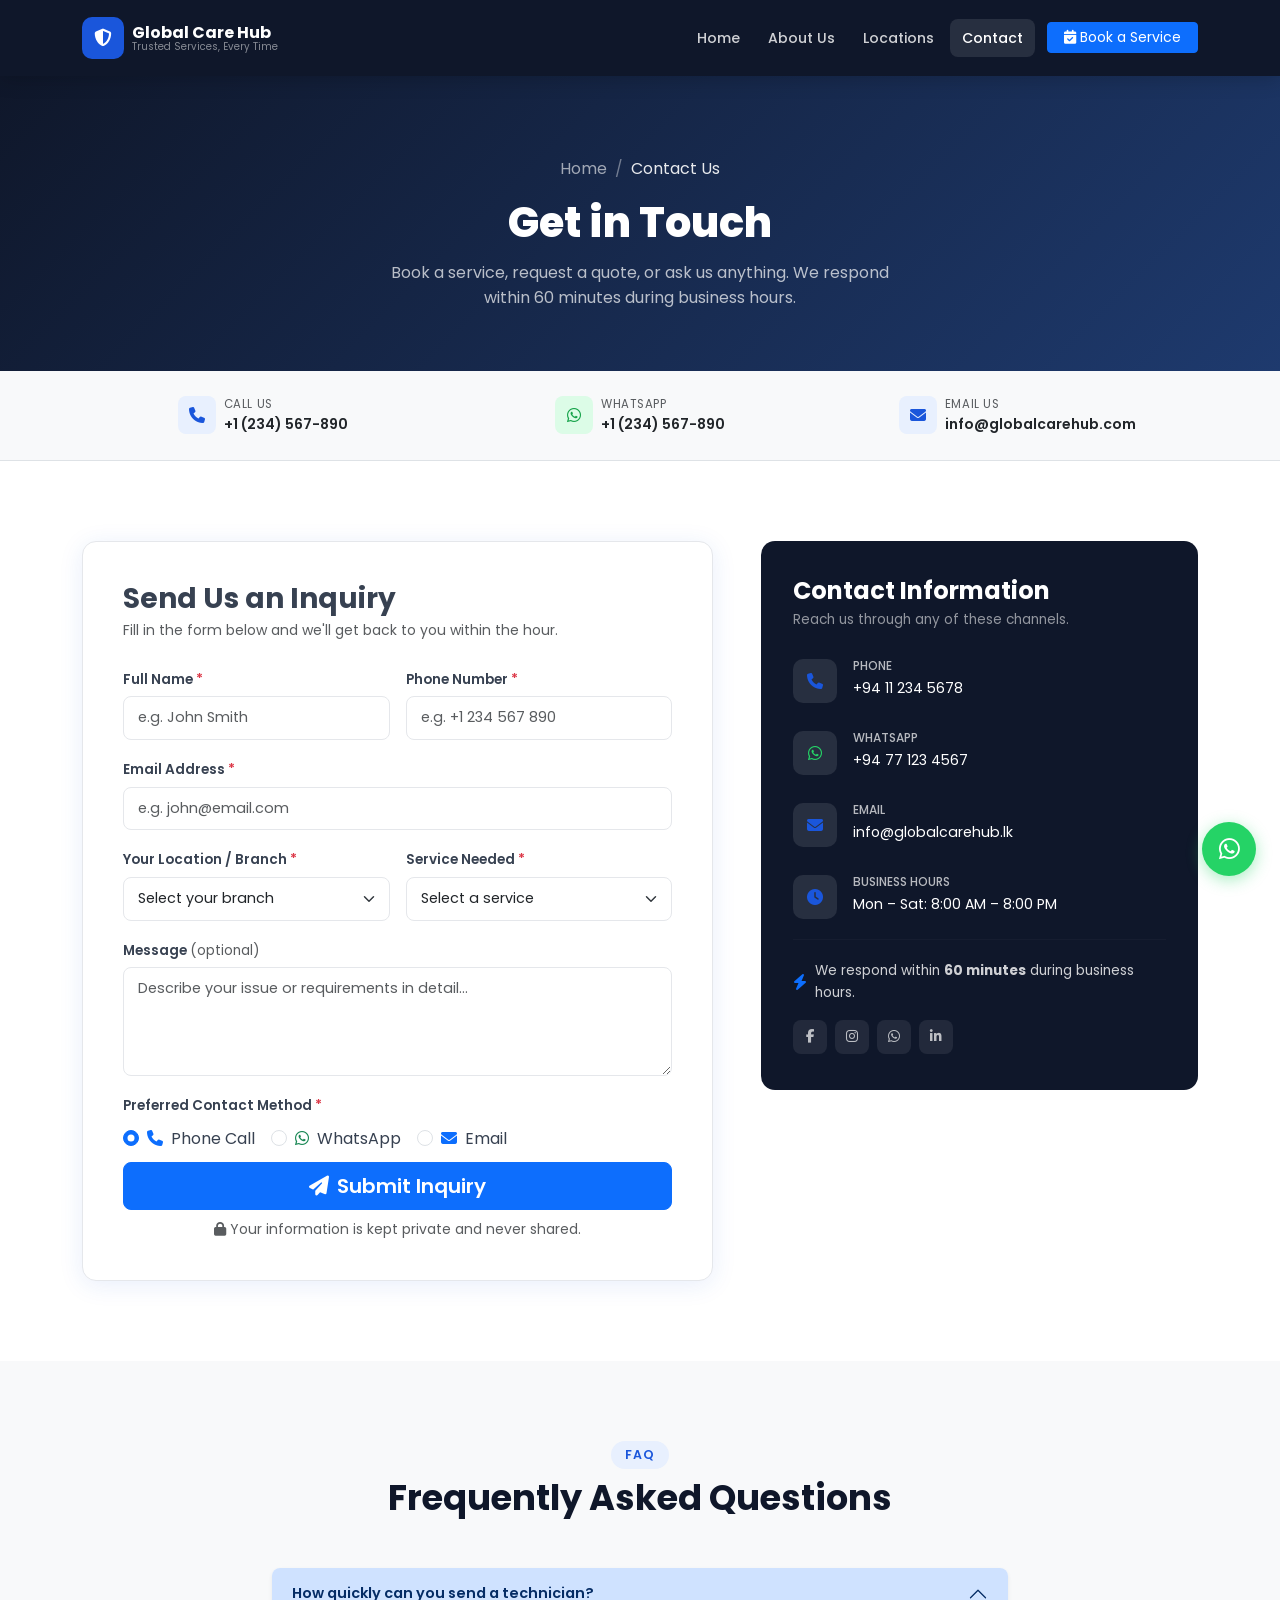
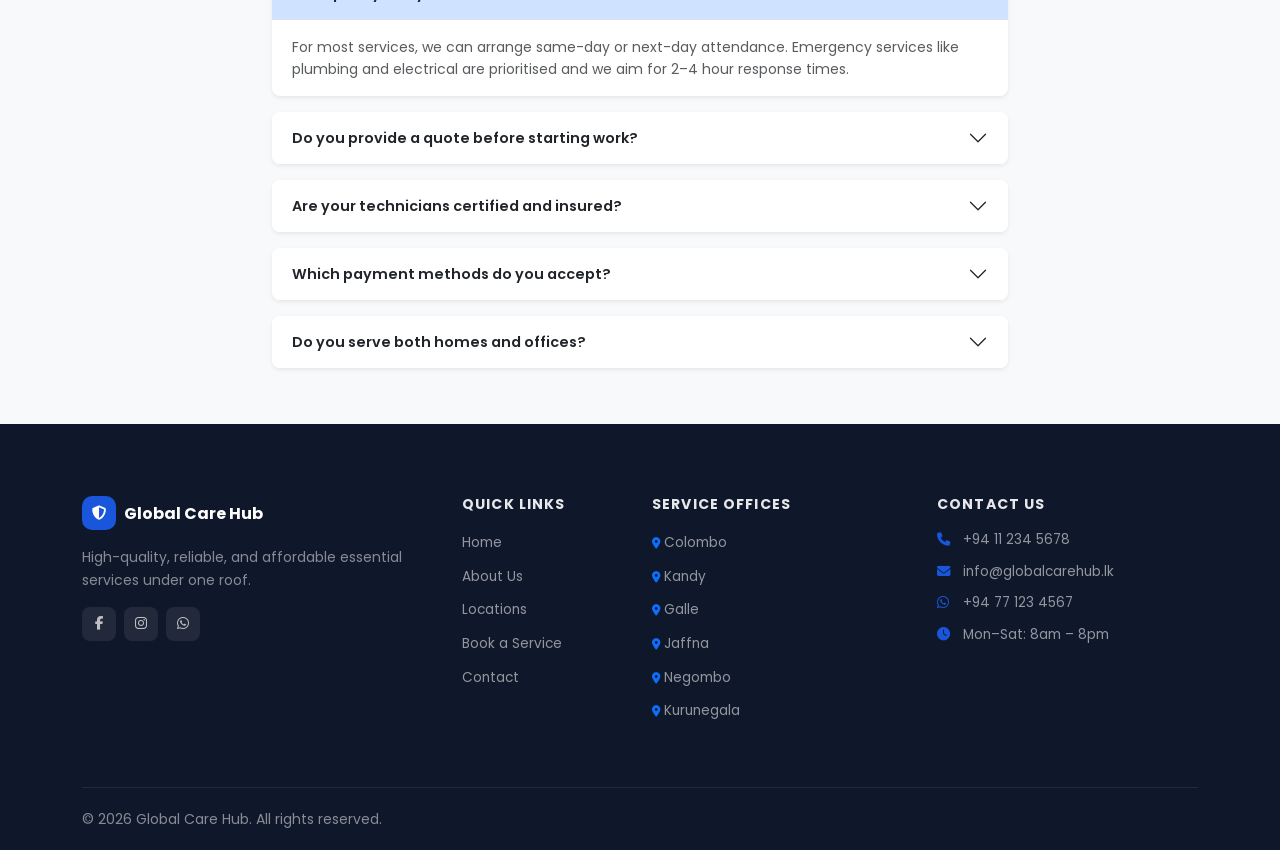
<file: contact.html>
<!DOCTYPE html>
<html lang="en">
<head>
  <meta charset="UTF-8" />
  <meta name="viewport" content="width=device-width, initial-scale=1.0" />
  <title>Contact Us — Global Care Hub</title>
  <link rel="stylesheet" href="https://cdn.jsdelivr.net/npm/bootstrap@5.3.3/dist/css/bootstrap.min.css" />
  <link rel="stylesheet" href="https://cdnjs.cloudflare.com/ajax/libs/font-awesome/6.5.0/css/all.min.css" />
  <link href="https://fonts.googleapis.com/css2?family=Poppins:wght@300;400;500;600;700;800&display=swap" rel="stylesheet" />
  <link rel="stylesheet" href="assets/style.css" />
</head>
<body>

<!-- NAVBAR -->
<nav class="navbar navbar-expand-lg navbar-dark sticky-top" id="mainNav">
  <div class="container">
    <a class="navbar-brand d-flex align-items-center gap-2" href="index.html">
      <div class="brand-icon"><i class="fa-solid fa-shield-halved"></i></div>
      <div><div class="brand-name">Global Care Hub</div><div class="brand-tagline">Trusted Services, Every Time</div></div>
    </a>
    <button class="navbar-toggler" type="button" data-bs-toggle="collapse" data-bs-target="#navMenu"><span class="navbar-toggler-icon"></span></button>
    <div class="collapse navbar-collapse" id="navMenu">
      <ul class="navbar-nav ms-auto align-items-lg-center gap-1">
        <li class="nav-item"><a class="nav-link" href="index.html">Home</a></li>
        <li class="nav-item"><a class="nav-link" href="about.html">About Us</a></li>
        <li class="nav-item"><a class="nav-link" href="locations.html">Locations</a></li>
        <li class="nav-item"><a class="nav-link active" href="contact.html">Contact</a></li>
        <li class="nav-item ms-lg-2"><a href="booking.html" class="btn btn-primary btn-sm px-3"><i class="fa-solid fa-calendar-check me-1"></i>Book a Service</a></li>
      </ul>
    </div>
  </div>
</nav>

<!-- PAGE HERO -->
<section class="page-hero">
  <div class="container">
    <nav aria-label="breadcrumb" class="mb-3">
      <ol class="breadcrumb">
        <li class="breadcrumb-item"><a href="index.html">Home</a></li>
        <li class="breadcrumb-item active">Contact Us</li>
      </ol>
    </nav>
    <h1>Get in Touch</h1>
    <p>Book a service, request a quote, or ask us anything. We respond within 60 minutes during business hours.</p>
  </div>
</section>

<!-- QUICK CONTACT STRIP -->
<section class="py-4 bg-light border-bottom">
  <div class="container">
    <div class="row g-3 text-center">
      <div class="col-sm-4">
        <a href="tel:+1234567890" class="text-decoration-none d-flex align-items-center justify-content-center gap-2 text-dark">
          <div style="width:38px;height:38px;background:var(--primary-light);border-radius:8px;display:flex;align-items:center;justify-content:center;color:var(--primary);">
            <i class="fa-solid fa-phone"></i>
          </div>
          <div class="text-start">
            <div class="small text-muted" style="font-size:0.72rem;text-transform:uppercase;letter-spacing:.05em">Call Us</div>
            <div class="fw-semibold" style="font-size:0.88rem">+1 (234) 567-890</div>
          </div>
        </a>
      </div>
      <div class="col-sm-4">
        <a href="https://wa.me/1234567890" target="_blank" class="text-decoration-none d-flex align-items-center justify-content-center gap-2 text-dark">
          <div style="width:38px;height:38px;background:#dcfce7;border-radius:8px;display:flex;align-items:center;justify-content:center;color:#16a34a;">
            <i class="fab fa-whatsapp"></i>
          </div>
          <div class="text-start">
            <div class="small text-muted" style="font-size:0.72rem;text-transform:uppercase;letter-spacing:.05em">WhatsApp</div>
            <div class="fw-semibold" style="font-size:0.88rem">+1 (234) 567-890</div>
          </div>
        </a>
      </div>
      <div class="col-sm-4">
        <a href="mailto:info@globalcarehub.com" class="text-decoration-none d-flex align-items-center justify-content-center gap-2 text-dark">
          <div style="width:38px;height:38px;background:var(--primary-light);border-radius:8px;display:flex;align-items:center;justify-content:center;color:var(--primary);">
            <i class="fa-solid fa-envelope"></i>
          </div>
          <div class="text-start">
            <div class="small text-muted" style="font-size:0.72rem;text-transform:uppercase;letter-spacing:.05em">Email Us</div>
            <div class="fw-semibold" style="font-size:0.88rem">info@globalcarehub.com</div>
          </div>
        </a>
      </div>
    </div>
  </div>
</section>

<!-- FORM + INFO -->
<section class="section-pad">
  <div class="container">
    <div class="row g-5 align-items-start">

      <!-- FORM -->
      <div class="col-lg-7">

        <!-- Success panel (hidden by default, shown after submit) -->
        <div id="successPanel" class="d-none contact-form-wrap text-center">
          <div class="text-center py-4">
            <div style="width:72px;height:72px;background:#dcfce7;border-radius:50%;display:flex;align-items:center;justify-content:center;margin:0 auto 20px;">
              <i class="fa-solid fa-circle-check fa-2x text-success"></i>
            </div>
            <h4 class="fw-bold text-success mb-2">Inquiry Sent!</h4>
            <p class="text-muted mb-4">Thank you! A member of our team will contact you within 60 minutes.</p>
            <a href="index.html" class="btn btn-primary px-4">Back to Home</a>
          </div>
        </div>

        <div id="formPanel" class="contact-form-wrap">
          <h3 class="fw-bold mb-1">Send Us an Inquiry</h3>
          <p class="text-muted small mb-4">Fill in the form below and we'll get back to you within the hour.</p>
          <form id="inquiryForm" novalidate>
            <div class="row g-3">

              <div class="col-sm-6">
                <label class="form-label">Full Name <span class="text-danger">*</span></label>
                <input type="text" class="form-control" placeholder="e.g. John Smith" required />
              </div>

              <div class="col-sm-6">
                <label class="form-label">Phone Number <span class="text-danger">*</span></label>
                <input type="tel" class="form-control" placeholder="e.g. +1 234 567 890" required />
              </div>

              <div class="col-12">
                <label class="form-label">Email Address <span class="text-danger">*</span></label>
                <input type="email" class="form-control" placeholder="e.g. john@email.com" required />
              </div>

              <div class="col-sm-6">
                <label class="form-label">Your Location / Branch <span class="text-danger">*</span></label>
                <select class="form-select" required>
                  <option value="" disabled selected>Select your branch</option>
                  <option>Downtown Branch — Central District</option>
                  <option>Northside Branch — North District</option>
                  <option>Eastside Branch — East District</option>
                  <option>Westside Branch — West District</option>
                  <option>Southside Branch — South District</option>
                  <option>Not sure / Other</option>
                </select>
              </div>

              <div class="col-sm-6">
                <label class="form-label">Service Needed <span class="text-danger">*</span></label>
                <select class="form-select" required>
                  <option value="" disabled selected>Select a service</option>
                  <optgroup label="Home Services">
                    <option>Home Cleaning</option>
                    <option>Electrical (Home)</option>
                    <option>Plumbing</option>
                    <option>AC Repair / Servicing</option>
                    <option>CCTV / Camera Installation</option>
                  </optgroup>
                  <optgroup label="Office Services">
                    <option>Office Cleaning</option>
                    <option>Electrical (Office)</option>
                    <option>Painting</option>
                  </optgroup>
                  <option>Not sure — need advice</option>
                </select>
              </div>

              <div class="col-12">
                <label class="form-label">Message <span class="text-muted fw-normal">(optional)</span></label>
                <textarea class="form-control" rows="4" placeholder="Describe your issue or requirements in detail..."></textarea>
              </div>

              <div class="col-12">
                <label class="form-label">Preferred Contact Method <span class="text-danger">*</span></label>
                <div class="d-flex flex-wrap gap-3 mt-1">
                  <div class="form-check">
                    <input class="form-check-input" type="radio" name="contact_method" id="cm_phone" value="phone" checked />
                    <label class="form-check-label" for="cm_phone"><i class="fa-solid fa-phone me-1 text-primary"></i> Phone Call</label>
                  </div>
                  <div class="form-check">
                    <input class="form-check-input" type="radio" name="contact_method" id="cm_whatsapp" value="whatsapp" />
                    <label class="form-check-label" for="cm_whatsapp"><i class="fab fa-whatsapp me-1 text-success"></i> WhatsApp</label>
                  </div>
                  <div class="form-check">
                    <input class="form-check-input" type="radio" name="contact_method" id="cm_email" value="email" />
                    <label class="form-check-label" for="cm_email"><i class="fa-solid fa-envelope me-1 text-primary"></i> Email</label>
                  </div>
                </div>
              </div>

              <div class="col-12 mt-2">
                <button type="submit" class="btn btn-primary btn-lg w-100 fw-semibold">
                  <i class="fa-solid fa-paper-plane me-2"></i>Submit Inquiry
                </button>
                <p class="text-muted text-center small mt-2 mb-0">
                  <i class="fa-solid fa-lock me-1"></i>Your information is kept private and never shared.
                </p>
              </div>

            </div>
          </form>
        </div><!-- /formPanel -->
      </div><!-- /col-lg-7 -->

      <!-- CONTACT INFO -->
      <div class="col-lg-5">
        <div class="contact-info-card">
          <h4 class="fw-bold text-white mb-1">Contact Information</h4>
          <p style="color:rgba(255,255,255,0.55);font-size:0.85rem;margin-bottom:28px;">Reach us through any of these channels.</p>

          <div class="contact-info-item">
            <div class="contact-info-icon"><i class="fa-solid fa-phone"></i></div>
            <div><h6>Phone</h6><p>+94 11 234 5678</p></div>
          </div>

          <div class="contact-info-item">
            <div class="contact-info-icon" style="color:#25D366"><i class="fab fa-whatsapp"></i></div>
            <div><h6>WhatsApp</h6><p>+94 77 123 4567</p></div>
          </div>

          <div class="contact-info-item">
            <div class="contact-info-icon"><i class="fa-solid fa-envelope"></i></div>
            <div><h6>Email</h6><p>info@globalcarehub.lk</p></div>
          </div>

          <div class="contact-info-item mb-0">
            <div class="contact-info-icon"><i class="fa-solid fa-clock"></i></div>
            <div><h6>Business Hours</h6><p>Mon – Sat: 8:00 AM – 8:00 PM</p></div>
          </div>

          <hr style="border-color:rgba(255,255,255,0.1);margin:20px 0" />

          <div class="d-flex align-items-center gap-2 mb-3">
            <i class="fa-solid fa-bolt text-primary"></i>
            <span style="color:rgba(255,255,255,0.8);font-size:0.85rem">We respond within <strong>60 minutes</strong> during business hours.</span>
          </div>

          <div class="social-links">
            <a href="#" class="social-link"><i class="fab fa-facebook-f"></i></a>
            <a href="#" class="social-link"><i class="fab fa-instagram"></i></a>
            <a href="#" class="social-link"><i class="fab fa-whatsapp"></i></a>
            <a href="#" class="social-link"><i class="fab fa-linkedin-in"></i></a>
          </div>
        </div>
      </div>

    </div>
  </div>
</section>

<!-- FAQ -->
<section class="section-pad bg-light">
  <div class="container">
    <div class="section-header text-center mb-5">
      <span class="section-badge">FAQ</span>
      <h2 class="section-title mt-2">Frequently Asked Questions</h2>
    </div>
    <div class="row justify-content-center">
      <div class="col-lg-8">
        <div class="accordion" id="faqAccordion">
          <div class="accordion-item border-0 mb-3 rounded-3 overflow-hidden shadow-sm">
            <h2 class="accordion-header">
              <button class="accordion-button fw-semibold" type="button" data-bs-toggle="collapse" data-bs-target="#faq1" style="font-size:0.9rem">
                How quickly can you send a technician?
              </button>
            </h2>
            <div id="faq1" class="accordion-collapse collapse show" data-bs-parent="#faqAccordion">
              <div class="accordion-body text-muted small">For most services, we can arrange same-day or next-day attendance. Emergency services like plumbing and electrical are prioritised and we aim for 2–4 hour response times.</div>
            </div>
          </div>
          <div class="accordion-item border-0 mb-3 rounded-3 overflow-hidden shadow-sm">
            <h2 class="accordion-header">
              <button class="accordion-button collapsed fw-semibold" type="button" data-bs-toggle="collapse" data-bs-target="#faq2" style="font-size:0.9rem">
                Do you provide a quote before starting work?
              </button>
            </h2>
            <div id="faq2" class="accordion-collapse collapse" data-bs-parent="#faqAccordion">
              <div class="accordion-body text-muted small">Yes, always. We provide a clear, transparent quote before any work begins. There are no hidden fees or surprise charges.</div>
            </div>
          </div>
          <div class="accordion-item border-0 mb-3 rounded-3 overflow-hidden shadow-sm">
            <h2 class="accordion-header">
              <button class="accordion-button collapsed fw-semibold" type="button" data-bs-toggle="collapse" data-bs-target="#faq3" style="font-size:0.9rem">
                Are your technicians certified and insured?
              </button>
            </h2>
            <div id="faq3" class="accordion-collapse collapse" data-bs-parent="#faqAccordion">
              <div class="accordion-body text-muted small">All our professionals are fully vetted, certified in their trade, and covered by liability insurance. You're in safe hands.</div>
            </div>
          </div>
          <div class="accordion-item border-0 mb-3 rounded-3 overflow-hidden shadow-sm">
            <h2 class="accordion-header">
              <button class="accordion-button collapsed fw-semibold" type="button" data-bs-toggle="collapse" data-bs-target="#faq4" style="font-size:0.9rem">
                Which payment methods do you accept?
              </button>
            </h2>
            <div id="faq4" class="accordion-collapse collapse" data-bs-parent="#faqAccordion">
              <div class="accordion-body text-muted small">We accept cash, bank transfer, and major credit/debit cards. Payment is collected after the job is completed to your satisfaction.</div>
            </div>
          </div>
          <div class="accordion-item border-0 rounded-3 overflow-hidden shadow-sm">
            <h2 class="accordion-header">
              <button class="accordion-button collapsed fw-semibold" type="button" data-bs-toggle="collapse" data-bs-target="#faq5" style="font-size:0.9rem">
                Do you serve both homes and offices?
              </button>
            </h2>
            <div id="faq5" class="accordion-collapse collapse" data-bs-parent="#faqAccordion">
              <div class="accordion-body text-muted small">Absolutely. We have dedicated teams for both residential and commercial clients. Our office services cover cleaning, electrical work, and painting for businesses of all sizes.</div>
            </div>
          </div>
        </div>
      </div>
    </div>
  </div>
</section>

<!-- FOOTER -->
<footer class="footer">
  <div class="container">
    <div class="row g-4 py-5">
      <div class="col-lg-4">
        <div class="d-flex align-items-center gap-2 mb-3">
          <div class="brand-icon brand-icon-sm"><i class="fa-solid fa-shield-halved"></i></div>
          <div class="brand-name text-white">Global Care Hub</div>
        </div>
        <p class="text-muted small">High-quality, reliable, and affordable essential services under one roof.</p>
        <div class="social-links mt-3">
          <a href="#" class="social-link"><i class="fab fa-facebook-f"></i></a>
          <a href="#" class="social-link"><i class="fab fa-instagram"></i></a>
          <a href="#" class="social-link"><i class="fab fa-whatsapp"></i></a>
        </div>
      </div>
      <div class="col-sm-6 col-lg-2">
        <h6 class="footer-heading">Quick Links</h6>
        <ul class="footer-links">
          <li><a href="index.html">Home</a></li>
          <li><a href="about.html">About Us</a></li>
          <li><a href="locations.html">Locations</a></li>
          <li><a href="booking.html">Book a Service</a></li>
          <li><a href="contact.html">Contact</a></li>
        </ul>
      </div>
      <div class="col-sm-6 col-lg-3">
        <h6 class="footer-heading">Service Offices</h6>
        <ul class="footer-links" id="footerCities"></ul>
      </div>
      <div class="col-lg-3">
        <h6 class="footer-heading">Contact Us</h6>
        <ul class="footer-contact">
          <li><i class="fa-solid fa-phone"></i><span>+94 11 234 5678</span></li>
          <li><i class="fa-solid fa-envelope"></i><span>info@globalcarehub.lk</span></li>
          <li><i class="fab fa-whatsapp"></i><span>+94 77 123 4567</span></li>
          <li><i class="fa-solid fa-clock"></i><span>Mon–Sat: 8am – 8pm</span></li>
        </ul>
      </div>
    </div>
    <div class="footer-bottom">
      <p class="mb-0 small text-muted">&copy; 2026 Global Care Hub. All rights reserved.</p>
    </div>
  </div>
</footer>

<a href="https://wa.me/94771234567" class="whatsapp-float" target="_blank"><i class="fab fa-whatsapp"></i></a>
<script src="https://cdn.jsdelivr.net/npm/bootstrap@5.3.3/dist/js/bootstrap.bundle.min.js"></script>
<script src="assets/data.js"></script>
<script src="assets/main.js"></script>
<script>
  const fc = document.getElementById('footerCities');
  Object.values(LOCATIONS).forEach(l => {
    fc.innerHTML += `<li><a href="location.html?city=${l.id}"><i class="fa-solid fa-location-dot me-1 text-primary" style="font-size:.7rem"></i>${l.name}</a></li>`;
  });
</script>
</body>
</html>
</file>
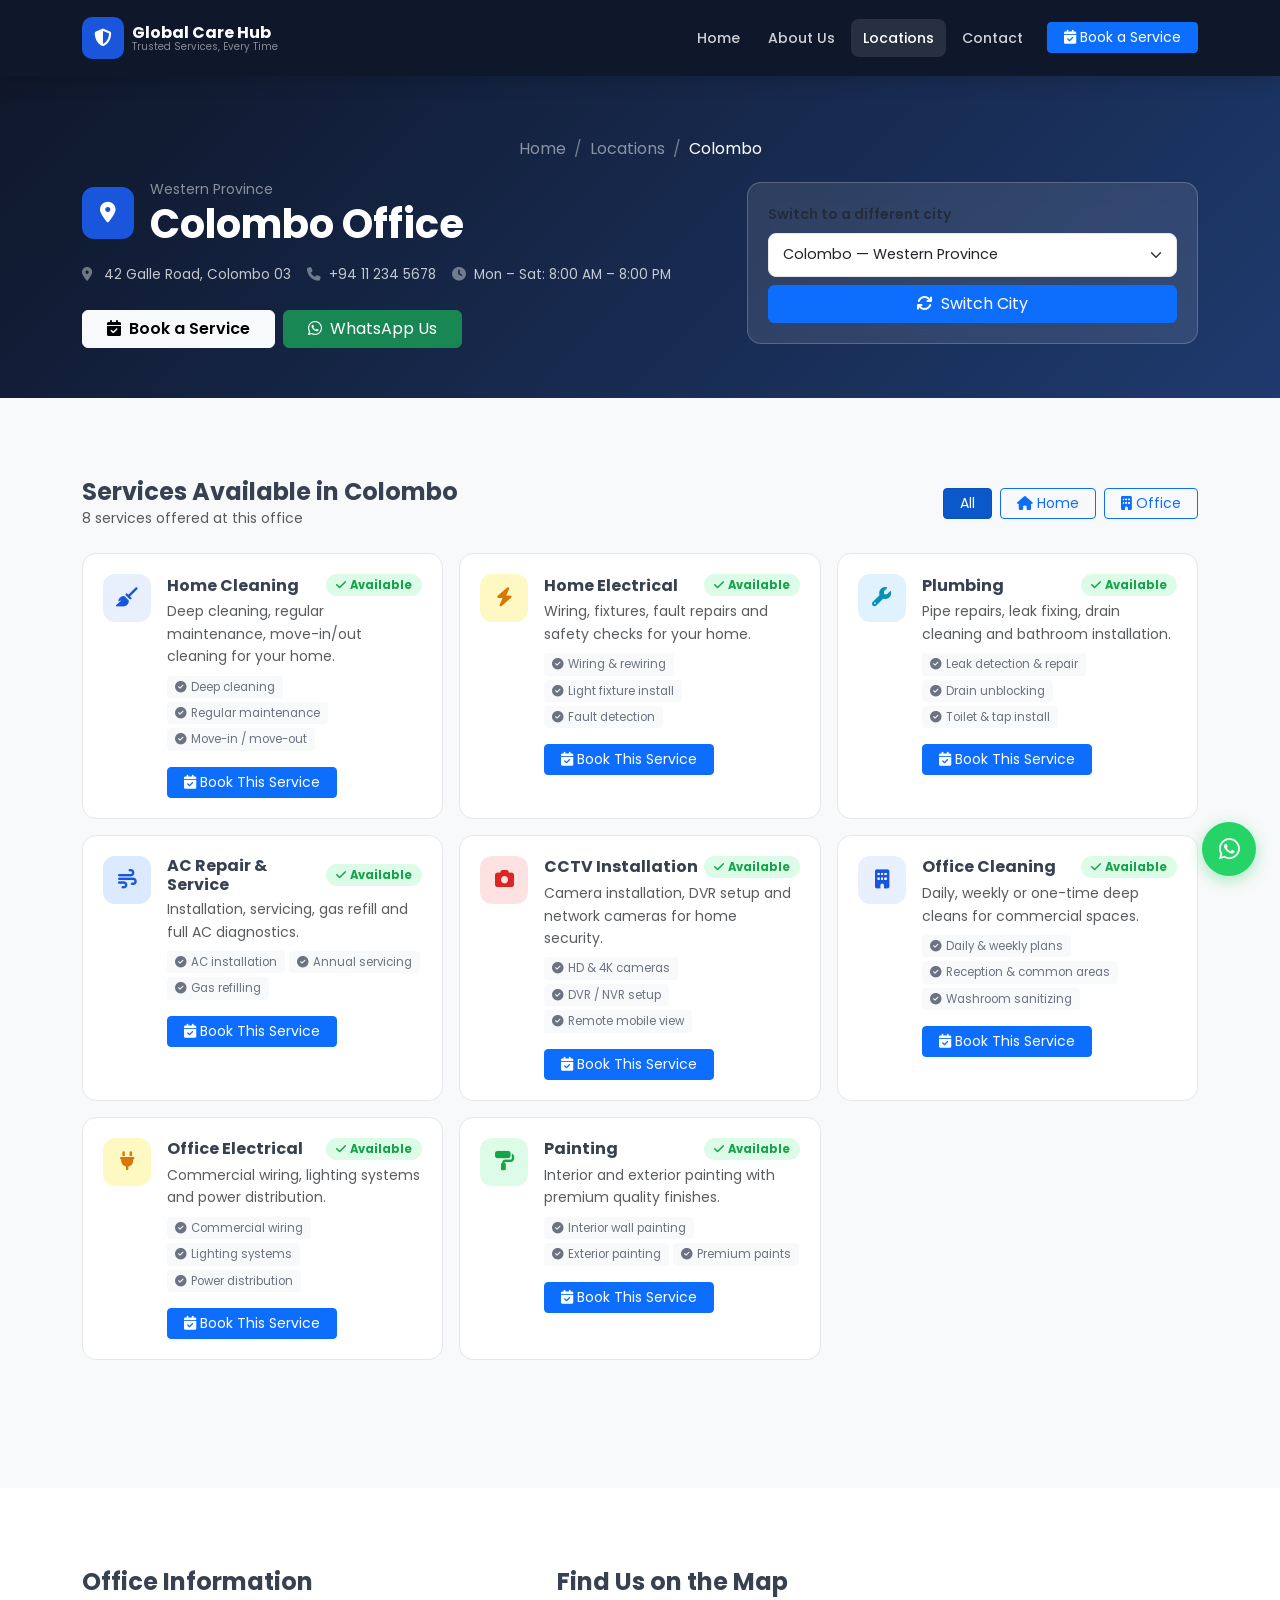
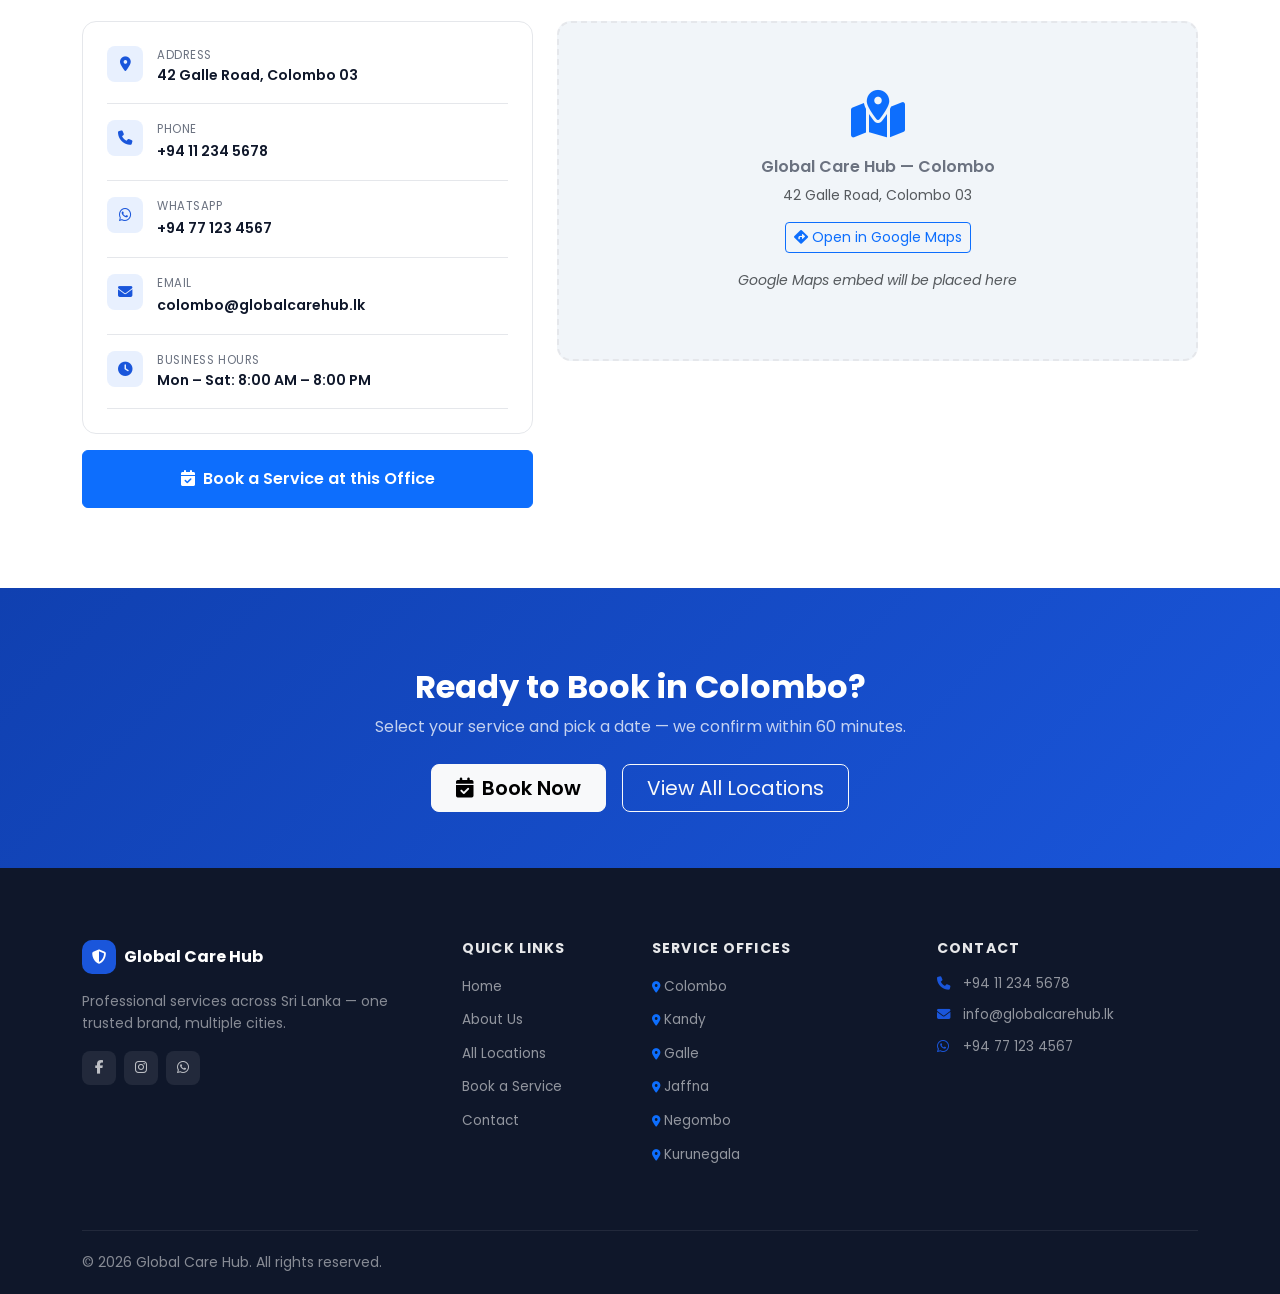
<file: location.html>
<!DOCTYPE html>
<html lang="en">
<head>
  <meta charset="UTF-8" />
  <meta name="viewport" content="width=device-width, initial-scale=1.0" />
  <title>Services in Your City — Global Care Hub</title>
  <link rel="stylesheet" href="https://cdn.jsdelivr.net/npm/bootstrap@5.3.3/dist/css/bootstrap.min.css" />
  <link rel="stylesheet" href="https://cdnjs.cloudflare.com/ajax/libs/font-awesome/6.5.0/css/all.min.css" />
  <link href="https://fonts.googleapis.com/css2?family=Poppins:wght@300;400;500;600;700;800&display=swap" rel="stylesheet" />
  <link rel="stylesheet" href="assets/style.css" />
</head>
<body>

<!-- NAVBAR -->
<nav class="navbar navbar-expand-lg navbar-dark sticky-top" id="mainNav">
  <div class="container">
    <a class="navbar-brand d-flex align-items-center gap-2" href="index.html">
      <div class="brand-icon"><i class="fa-solid fa-shield-halved"></i></div>
      <div><div class="brand-name">Global Care Hub</div><div class="brand-tagline">Trusted Services, Every Time</div></div>
    </a>
    <button class="navbar-toggler" type="button" data-bs-toggle="collapse" data-bs-target="#navMenu"><span class="navbar-toggler-icon"></span></button>
    <div class="collapse navbar-collapse" id="navMenu">
      <ul class="navbar-nav ms-auto align-items-lg-center gap-1">
        <li class="nav-item"><a class="nav-link" href="index.html">Home</a></li>
        <li class="nav-item"><a class="nav-link" href="about.html">About Us</a></li>
        <li class="nav-item"><a class="nav-link active" href="locations.html">Locations</a></li>
        <li class="nav-item"><a class="nav-link" href="contact.html">Contact</a></li>
        <li class="nav-item ms-lg-2"><a href="booking.html" class="btn btn-primary btn-sm px-3"><i class="fa-solid fa-calendar-check me-1"></i>Book a Service</a></li>
      </ul>
    </div>
  </div>
</nav>

<!-- LOCATION HERO — filled by JS -->
<section class="loc-hero" id="locHero">
  <div class="container position-relative">
    <nav aria-label="breadcrumb" class="mb-3">
      <ol class="breadcrumb">
        <li class="breadcrumb-item"><a href="index.html" class="text-white-50">Home</a></li>
        <li class="breadcrumb-item"><a href="locations.html" class="text-white-50">Locations</a></li>
        <li class="breadcrumb-item active text-white" id="breadCity">—</li>
      </ol>
    </nav>
    <div class="row align-items-center g-4">
      <div class="col-lg-7">
        <div class="d-flex align-items-center gap-3 mb-3">
          <div class="loc-hero-icon"><i class="fa-solid fa-location-dot"></i></div>
          <div>
            <div class="text-white-50 small" id="locRegion">—</div>
            <h1 class="text-white fw-bold mb-0" id="locName">—</h1>
          </div>
        </div>
        <div class="loc-meta" id="locMeta">
          <!-- address, phone, hours injected -->
        </div>
        <div class="d-flex gap-2 flex-wrap mt-4">
          <a id="locBookBtn" href="booking.html" class="btn btn-light fw-semibold px-4"><i class="fa-solid fa-calendar-check me-2"></i>Book a Service</a>
          <a id="locWhatsappBtn" href="#" target="_blank" class="btn btn-success px-4"><i class="fab fa-whatsapp me-2"></i>WhatsApp Us</a>
        </div>
      </div>
      <div class="col-lg-5">
        <!-- Change-city widget -->
        <div class="change-city-card">
          <div class="fw-semibold mb-2 small text-muted">Switch to a different city</div>
          <select id="switchCity" class="form-select mb-2">
            <option value="">Select a city...</option>
          </select>
          <button class="btn btn-primary w-100" onclick="switchCity()"><i class="fa-solid fa-arrows-rotate me-2"></i>Switch City</button>
        </div>
      </div>
    </div>
  </div>
</section>

<!-- SERVICE AVAILABILITY SECTION -->
<section class="section-pad bg-light">
  <div class="container">

    <!-- Category filter -->
    <div class="d-flex flex-wrap align-items-center justify-content-between gap-3 mb-4">
      <div>
        <h4 class="fw-bold mb-0" id="svcHeading">Available Services</h4>
        <p class="text-muted small mb-0" id="svcSubheading">—</p>
      </div>
      <div class="d-flex gap-2">
        <button class="btn btn-primary btn-sm px-3 svc-tab active" onclick="filterCat('all',this)">All</button>
        <button class="btn btn-outline-primary btn-sm px-3 svc-tab" onclick="filterCat('home',this)"><i class="fa-solid fa-house me-1"></i>Home</button>
        <button class="btn btn-outline-primary btn-sm px-3 svc-tab" onclick="filterCat('office',this)"><i class="fa-solid fa-building me-1"></i>Office</button>
      </div>
    </div>

    <!-- Available services -->
    <div class="row g-3 mb-5" id="availGrid"><!-- JS --></div>

    <!-- Unavailable services note -->
    <div id="unavailSection" style="display:none">
      <h6 class="text-muted fw-semibold mb-3"><i class="fa-solid fa-circle-xmark me-2 text-danger"></i>Not available in this city yet</h6>
      <div class="row g-2" id="unavailGrid"><!-- JS --></div>
      <p class="text-muted small mt-2">Interested in a service not listed here? <a href="contact.html">Contact us</a> — we may still be able to help.</p>
    </div>

  </div>
</section>

<!-- OFFICE INFO + MAP -->
<section class="section-pad">
  <div class="container">
    <div class="row g-4">
      <div class="col-lg-5">
        <h4 class="fw-bold mb-4">Office Information</h4>
        <div class="office-info-card">
          <div class="office-info-item"><div class="oii-icon"><i class="fa-solid fa-map-marker-alt"></i></div><div><div class="oii-label">Address</div><div class="oii-value" id="offAddress">—</div></div></div>
          <div class="office-info-item"><div class="oii-icon"><i class="fa-solid fa-phone"></i></div><div><div class="oii-label">Phone</div><a class="oii-value text-decoration-none" id="offPhone" href="#">—</a></div></div>
          <div class="office-info-item"><div class="oii-icon"><i class="fab fa-whatsapp"></i></div><div><div class="oii-label">WhatsApp</div><a class="oii-value text-decoration-none" id="offWhatsapp" href="#">—</a></div></div>
          <div class="office-info-item"><div class="oii-icon"><i class="fa-solid fa-envelope"></i></div><div><div class="oii-label">Email</div><a class="oii-value text-decoration-none" id="offEmail" href="#">—</a></div></div>
          <div class="office-info-item mb-0"><div class="oii-icon"><i class="fa-solid fa-clock"></i></div><div><div class="oii-label">Business Hours</div><div class="oii-value" id="offHours">—</div></div></div>
        </div>
        <a id="offBookBtn" href="booking.html" class="btn btn-primary w-100 mt-3 fw-semibold py-3"><i class="fa-solid fa-calendar-check me-2"></i>Book a Service at this Office</a>
      </div>
      <div class="col-lg-7">
        <h4 class="fw-bold mb-4">Find Us on the Map</h4>
        <div class="map-placeholder-lg">
          <i class="fa-solid fa-map-location-dot fa-3x text-primary mb-3"></i>
          <div class="fw-semibold" id="mapLabel">—</div>
          <div class="text-muted small mt-1" id="mapAddress">—</div>
          <a href="https://maps.google.com" target="_blank" class="btn btn-outline-primary btn-sm mt-3"><i class="fa-solid fa-directions me-1"></i>Open in Google Maps</a>
          <div class="small text-muted mt-3"><em>Google Maps embed will be placed here</em></div>
        </div>
      </div>
    </div>
  </div>
</section>

<!-- BOOK CTA -->
<section class="cta-section">
  <div class="container text-center">
    <h2 class="text-white fw-bold mb-2">Ready to Book in <span id="ctaCity">Your City</span>?</h2>
    <p class="text-white-75 mb-4">Select your service and pick a date — we confirm within 60 minutes.</p>
    <div class="d-flex justify-content-center gap-3 flex-wrap">
      <a id="ctaBookBtn" href="booking.html" class="btn btn-light btn-lg px-4 fw-semibold"><i class="fa-solid fa-calendar-check me-2"></i>Book Now</a>
      <a href="locations.html" class="btn btn-outline-light btn-lg px-4">View All Locations</a>
    </div>
  </div>
</section>

<!-- FOOTER -->
<footer class="footer">
  <div class="container">
    <div class="row g-4 py-5">
      <div class="col-lg-4">
        <div class="d-flex align-items-center gap-2 mb-3">
          <div class="brand-icon brand-icon-sm"><i class="fa-solid fa-shield-halved"></i></div>
          <div class="brand-name text-white">Global Care Hub</div>
        </div>
        <p class="text-muted small">Professional services across Sri Lanka — one trusted brand, multiple cities.</p>
        <div class="social-links mt-3">
          <a href="#" class="social-link"><i class="fab fa-facebook-f"></i></a>
          <a href="#" class="social-link"><i class="fab fa-instagram"></i></a>
          <a href="#" class="social-link"><i class="fab fa-whatsapp"></i></a>
        </div>
      </div>
      <div class="col-sm-6 col-lg-2">
        <h6 class="footer-heading">Quick Links</h6>
        <ul class="footer-links">
          <li><a href="index.html">Home</a></li>
          <li><a href="about.html">About Us</a></li>
          <li><a href="locations.html">All Locations</a></li>
          <li><a href="booking.html">Book a Service</a></li>
          <li><a href="contact.html">Contact</a></li>
        </ul>
      </div>
      <div class="col-sm-6 col-lg-3">
        <h6 class="footer-heading">Service Offices</h6>
        <ul class="footer-links" id="footerCities"></ul>
      </div>
      <div class="col-lg-3">
        <h6 class="footer-heading">Contact</h6>
        <ul class="footer-contact">
          <li><i class="fa-solid fa-phone"></i><span>+94 11 234 5678</span></li>
          <li><i class="fa-solid fa-envelope"></i><span>info@globalcarehub.lk</span></li>
          <li><i class="fab fa-whatsapp"></i><span>+94 77 123 4567</span></li>
        </ul>
      </div>
    </div>
    <div class="footer-bottom">
      <p class="mb-0 small text-muted">&copy; 2026 Global Care Hub. All rights reserved.</p>
    </div>
  </div>
</footer>

<div id="waFloat" class="whatsapp-float" style="cursor:pointer" onclick="openWA()"><i class="fab fa-whatsapp"></i></div>

<script src="https://cdn.jsdelivr.net/npm/bootstrap@5.3.3/dist/js/bootstrap.bundle.min.js"></script>
<script src="assets/data.js"></script>
<script src="assets/main.js"></script>
<script>
  const params = new URLSearchParams(window.location.search);
  const cityId = params.get('city') || 'colombo';
  const loc = LOCATIONS[cityId] || LOCATIONS['colombo'];

  // ── Populate header ──
  document.title = `Services in ${loc.name} — Global Care Hub`;
  document.getElementById('breadCity').textContent = loc.name;
  document.getElementById('locRegion').textContent = loc.region;
  document.getElementById('locName').textContent = loc.name + ' Office';
  document.getElementById('locMeta').innerHTML = `
    <div class="d-flex flex-wrap gap-3 mt-2">
      <div class="loc-meta-item"><i class="fa-solid fa-map-marker-alt"></i>${loc.address}</div>
      <div class="loc-meta-item"><i class="fa-solid fa-phone"></i>${loc.phone}</div>
      <div class="loc-meta-item"><i class="fa-solid fa-clock"></i>${loc.hours}</div>
    </div>`;
  document.getElementById('locBookBtn').href = `booking.html?city=${cityId}`;
  document.getElementById('locWhatsappBtn').href = `https://wa.me/${loc.whatsapp.replace(/\D/g,'')}`;
  document.getElementById('ctaCity').textContent = loc.name;
  document.getElementById('ctaBookBtn').href = `booking.html?city=${cityId}`;

  // ── Switch city dropdown ──
  const switchSel = document.getElementById('switchCity');
  Object.values(LOCATIONS).forEach(l => {
    const o = document.createElement('option');
    o.value = l.id; o.textContent = l.name + ' — ' + l.region;
    if (l.id === cityId) o.selected = true;
    switchSel.appendChild(o);
  });
  function switchCity() {
    const v = switchSel.value;
    if (v) window.location.href = `location.html?city=${v}`;
  }

  // ── Office info ──
  document.getElementById('offAddress').textContent = loc.address;
  document.getElementById('offPhone').textContent = loc.phone;
  document.getElementById('offPhone').href = `tel:${loc.phone.replace(/\s/g,'')}`;
  document.getElementById('offWhatsapp').textContent = loc.whatsapp;
  document.getElementById('offWhatsapp').href = `https://wa.me/${loc.whatsapp.replace(/\D/g,'')}`;
  document.getElementById('offEmail').textContent = loc.email;
  document.getElementById('offEmail').href = `mailto:${loc.email}`;
  document.getElementById('offHours').textContent = loc.hours;
  document.getElementById('offBookBtn').href = `booking.html?city=${cityId}`;
  document.getElementById('mapLabel').textContent = `Global Care Hub — ${loc.name}`;
  document.getElementById('mapAddress').textContent = loc.address;

  // ── Footer cities ──
  const fc = document.getElementById('footerCities');
  Object.values(LOCATIONS).forEach(l => {
    fc.innerHTML += `<li><a href="location.html?city=${l.id}"><i class="fa-solid fa-location-dot me-1 text-primary" style="font-size:.7rem"></i>${l.name}</a></li>`;
  });

  // ── Service grids ──
  document.getElementById('svcHeading').textContent = `Services Available in ${loc.name}`;
  document.getElementById('svcSubheading').textContent = `${loc.services.length} service${loc.services.length !== 1 ? 's' : ''} offered at this office`;

  let allServices = Object.values(SERVICES);
  let availIds = loc.services;
  let unavailIds = allServices.map(s => s.id).filter(id => !availIds.includes(id));

  function renderServices(filter) {
    const availGrid = document.getElementById('availGrid');
    availGrid.innerHTML = '';
    let filtered = availIds.filter(id => {
      if (filter === 'all') return true;
      return SERVICES[id] && SERVICES[id].category === filter;
    });
    filtered.forEach(id => {
      const s = SERVICES[id];
      if (!s) return;
      availGrid.innerHTML += `
        <div class="col-sm-6 col-lg-4 svc-item" data-cat="${s.category}">
          <div class="avail-service-card">
            <div class="d-flex align-items-start gap-3">
              <div class="avail-svc-icon" style="background:${s.bg};color:${s.color}">
                <i class="fa-solid ${s.icon}"></i>
              </div>
              <div class="flex-grow-1">
                <div class="d-flex align-items-center justify-content-between mb-1">
                  <h6 class="fw-bold mb-0">${s.name}</h6>
                  <span class="avail-badge"><i class="fa-solid fa-check me-1"></i>Available</span>
                </div>
                <p class="small text-muted mb-2">${s.desc}</p>
                <div class="avail-features mb-3">
                  ${s.features.slice(0,3).map(f => `<span class="avail-feat"><i class="fa-solid fa-check-circle me-1"></i>${f}</span>`).join('')}
                </div>
                <a href="booking.html?city=${cityId}&service=${s.id}" class="btn btn-primary btn-sm px-3">
                  <i class="fa-solid fa-calendar-check me-1"></i>Book This Service
                </a>
              </div>
            </div>
          </div>
        </div>`;
    });
    if (filtered.length === 0) {
      availGrid.innerHTML = `<div class="col-12"><div class="alert alert-info mb-0">No ${filter} services available at this location.</div></div>`;
    }
  }

  renderServices('all');

  // Unavailable
  if (unavailIds.length > 0) {
    document.getElementById('unavailSection').style.display = '';
    const ug = document.getElementById('unavailGrid');
    unavailIds.forEach(id => {
      const s = SERVICES[id];
      if (!s) return;
      ug.innerHTML += `
        <div class="col-6 col-md-3">
          <div class="unavail-card">
            <i class="fa-solid ${s.icon}" style="color:${s.color};opacity:.4;font-size:1.2rem;margin-bottom:6px"></i>
            <div class="small text-muted fw-semibold">${s.name}</div>
            <div class="unavail-badge">Not available</div>
          </div>
        </div>`;
    });
  }

  // Tab filter
  function filterCat(cat, btn) {
    document.querySelectorAll('.svc-tab').forEach(b => { b.classList.remove('active','btn-primary'); b.classList.add('btn-outline-primary'); });
    btn.classList.add('active','btn-primary'); btn.classList.remove('btn-outline-primary');
    renderServices(cat);
  }

  // WA float uses this city's number
  function openWA() { window.open(`https://wa.me/${loc.whatsapp.replace(/\D/g,'')}`, '_blank'); }
</script>
</body>
</html>
</file>
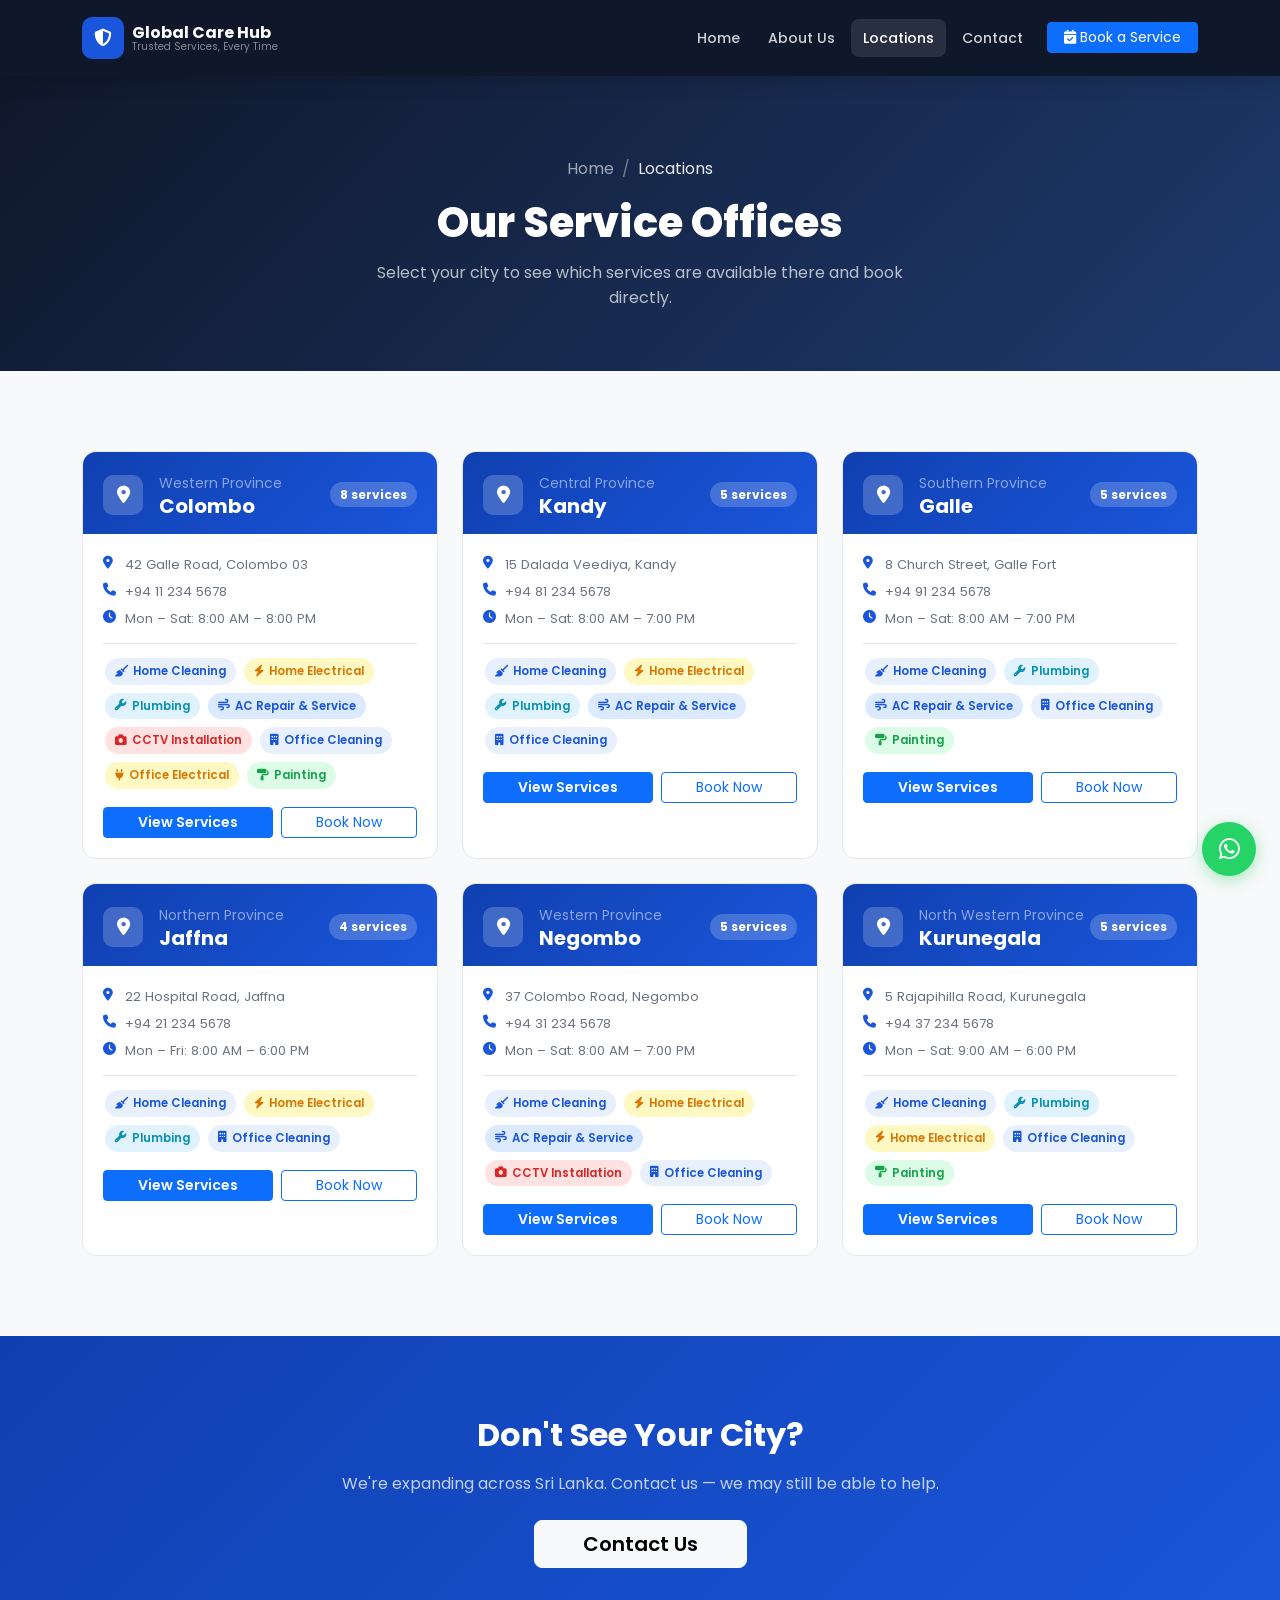
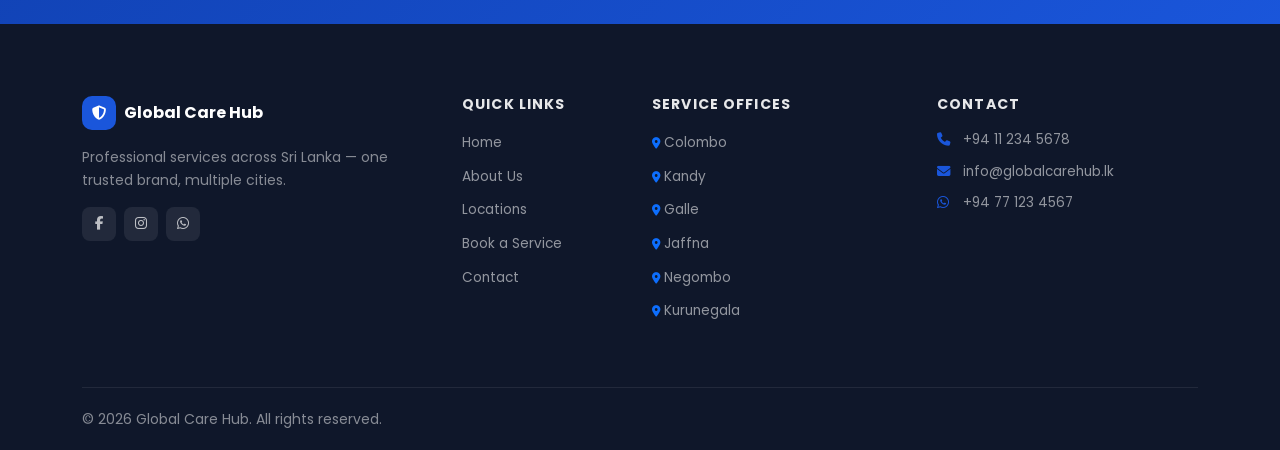
<file: locations.html>
<!DOCTYPE html>
<html lang="en">
<head>
  <meta charset="UTF-8" />
  <meta name="viewport" content="width=device-width, initial-scale=1.0" />
  <title>Our Locations — Global Care Hub</title>
  <link rel="stylesheet" href="https://cdn.jsdelivr.net/npm/bootstrap@5.3.3/dist/css/bootstrap.min.css" />
  <link rel="stylesheet" href="https://cdnjs.cloudflare.com/ajax/libs/font-awesome/6.5.0/css/all.min.css" />
  <link href="https://fonts.googleapis.com/css2?family=Poppins:wght@300;400;500;600;700;800&display=swap" rel="stylesheet" />
  <link rel="stylesheet" href="assets/style.css" />
</head>
<body>

<!-- NAVBAR -->
<nav class="navbar navbar-expand-lg navbar-dark sticky-top" id="mainNav">
  <div class="container">
    <a class="navbar-brand d-flex align-items-center gap-2" href="index.html">
      <div class="brand-icon"><i class="fa-solid fa-shield-halved"></i></div>
      <div><div class="brand-name">Global Care Hub</div><div class="brand-tagline">Trusted Services, Every Time</div></div>
    </a>
    <button class="navbar-toggler" type="button" data-bs-toggle="collapse" data-bs-target="#navMenu"><span class="navbar-toggler-icon"></span></button>
    <div class="collapse navbar-collapse" id="navMenu">
      <ul class="navbar-nav ms-auto align-items-lg-center gap-1">
        <li class="nav-item"><a class="nav-link" href="index.html">Home</a></li>
        <li class="nav-item"><a class="nav-link" href="about.html">About Us</a></li>
        <li class="nav-item"><a class="nav-link active" href="locations.html">Locations</a></li>
        <li class="nav-item"><a class="nav-link" href="contact.html">Contact</a></li>
        <li class="nav-item ms-lg-2"><a href="booking.html" class="btn btn-primary btn-sm px-3"><i class="fa-solid fa-calendar-check me-1"></i>Book a Service</a></li>
      </ul>
    </div>
  </div>
</nav>

<!-- PAGE HERO -->
<section class="page-hero">
  <div class="container">
    <nav aria-label="breadcrumb" class="mb-3">
      <ol class="breadcrumb"><li class="breadcrumb-item"><a href="index.html">Home</a></li><li class="breadcrumb-item active">Locations</li></ol>
    </nav>
    <h1>Our Service Offices</h1>
    <p>Select your city to see which services are available there and book directly.</p>
  </div>
</section>

<!-- LOCATIONS GRID -->
<section class="section-pad bg-light">
  <div class="container">
    <div class="row g-4" id="locGrid"><!-- JS --></div>
  </div>
</section>

<!-- CTA -->
<section class="cta-section">
  <div class="container text-center">
    <h2 class="text-white fw-bold mb-3">Don't See Your City?</h2>
    <p class="text-white-75 mb-4">We're expanding across Sri Lanka. Contact us — we may still be able to help.</p>
    <a href="contact.html" class="btn btn-light btn-lg px-5 fw-semibold">Contact Us</a>
  </div>
</section>

<!-- FOOTER -->
<footer class="footer">
  <div class="container">
    <div class="row g-4 py-5">
      <div class="col-lg-4">
        <div class="d-flex align-items-center gap-2 mb-3">
          <div class="brand-icon brand-icon-sm"><i class="fa-solid fa-shield-halved"></i></div>
          <div class="brand-name text-white">Global Care Hub</div>
        </div>
        <p class="text-muted small">Professional services across Sri Lanka — one trusted brand, multiple cities.</p>
        <div class="social-links mt-3">
          <a href="#" class="social-link"><i class="fab fa-facebook-f"></i></a>
          <a href="#" class="social-link"><i class="fab fa-instagram"></i></a>
          <a href="#" class="social-link"><i class="fab fa-whatsapp"></i></a>
        </div>
      </div>
      <div class="col-sm-6 col-lg-2">
        <h6 class="footer-heading">Quick Links</h6>
        <ul class="footer-links">
          <li><a href="index.html">Home</a></li>
          <li><a href="about.html">About Us</a></li>
          <li><a href="locations.html">Locations</a></li>
          <li><a href="booking.html">Book a Service</a></li>
          <li><a href="contact.html">Contact</a></li>
        </ul>
      </div>
      <div class="col-sm-6 col-lg-3">
        <h6 class="footer-heading">Service Offices</h6>
        <ul class="footer-links" id="footerCities"></ul>
      </div>
      <div class="col-lg-3">
        <h6 class="footer-heading">Contact</h6>
        <ul class="footer-contact">
          <li><i class="fa-solid fa-phone"></i><span>+94 11 234 5678</span></li>
          <li><i class="fa-solid fa-envelope"></i><span>info@globalcarehub.lk</span></li>
          <li><i class="fab fa-whatsapp"></i><span>+94 77 123 4567</span></li>
        </ul>
      </div>
    </div>
    <div class="footer-bottom">
      <p class="mb-0 small text-muted">&copy; 2026 Global Care Hub. All rights reserved.</p>
    </div>
  </div>
</footer>

<a href="https://wa.me/94771234567" class="whatsapp-float" target="_blank"><i class="fab fa-whatsapp"></i></a>

<script src="https://cdn.jsdelivr.net/npm/bootstrap@5.3.3/dist/js/bootstrap.bundle.min.js"></script>
<script src="assets/data.js"></script>
<script src="assets/main.js"></script>
<script>
  const grid = document.getElementById('locGrid');
  Object.values(LOCATIONS).forEach(loc => {
    const svcBadges = loc.services.map(id => {
      const s = SERVICES[id];
      return `<span class="service-tag" style="background:${s.bg};color:${s.color}"><i class="fa-solid ${s.icon}"></i> ${s.name}</span>`;
    }).join('');

    grid.innerHTML += `
      <div class="col-md-6 col-lg-4">
        <div class="loc-dir-card">
          <div class="loc-dir-header">
            <div class="d-flex align-items-center gap-3">
              <div class="loc-dir-icon"><i class="fa-solid fa-location-dot"></i></div>
              <div>
                <div class="small text-white-50">${loc.region}</div>
                <h5 class="fw-bold text-white mb-0">${loc.name}</h5>
              </div>
            </div>
            <span class="loc-dir-count">${loc.services.length} services</span>
          </div>
          <div class="loc-dir-body">
            <div class="loc-dir-info">
              <div class="loc-dir-info-item"><i class="fa-solid fa-map-marker-alt"></i>${loc.address}</div>
              <div class="loc-dir-info-item"><i class="fa-solid fa-phone"></i>${loc.phone}</div>
              <div class="loc-dir-info-item"><i class="fa-solid fa-clock"></i>${loc.hours}</div>
            </div>
            <div class="loc-dir-services">${svcBadges}</div>
            <div class="d-flex gap-2 mt-3">
              <a href="location.html?city=${loc.id}" class="btn btn-primary btn-sm flex-fill fw-semibold">View Services</a>
              <a href="booking.html?city=${loc.id}" class="btn btn-outline-primary btn-sm flex-fill">Book Now</a>
            </div>
          </div>
        </div>
      </div>`;
  });

  // Footer
  const fc = document.getElementById('footerCities');
  Object.values(LOCATIONS).forEach(l => {
    fc.innerHTML += `<li><a href="location.html?city=${l.id}"><i class="fa-solid fa-location-dot me-1 text-primary" style="font-size:.7rem"></i>${l.name}</a></li>`;
  });
</script>
</body>
</html>
</file>
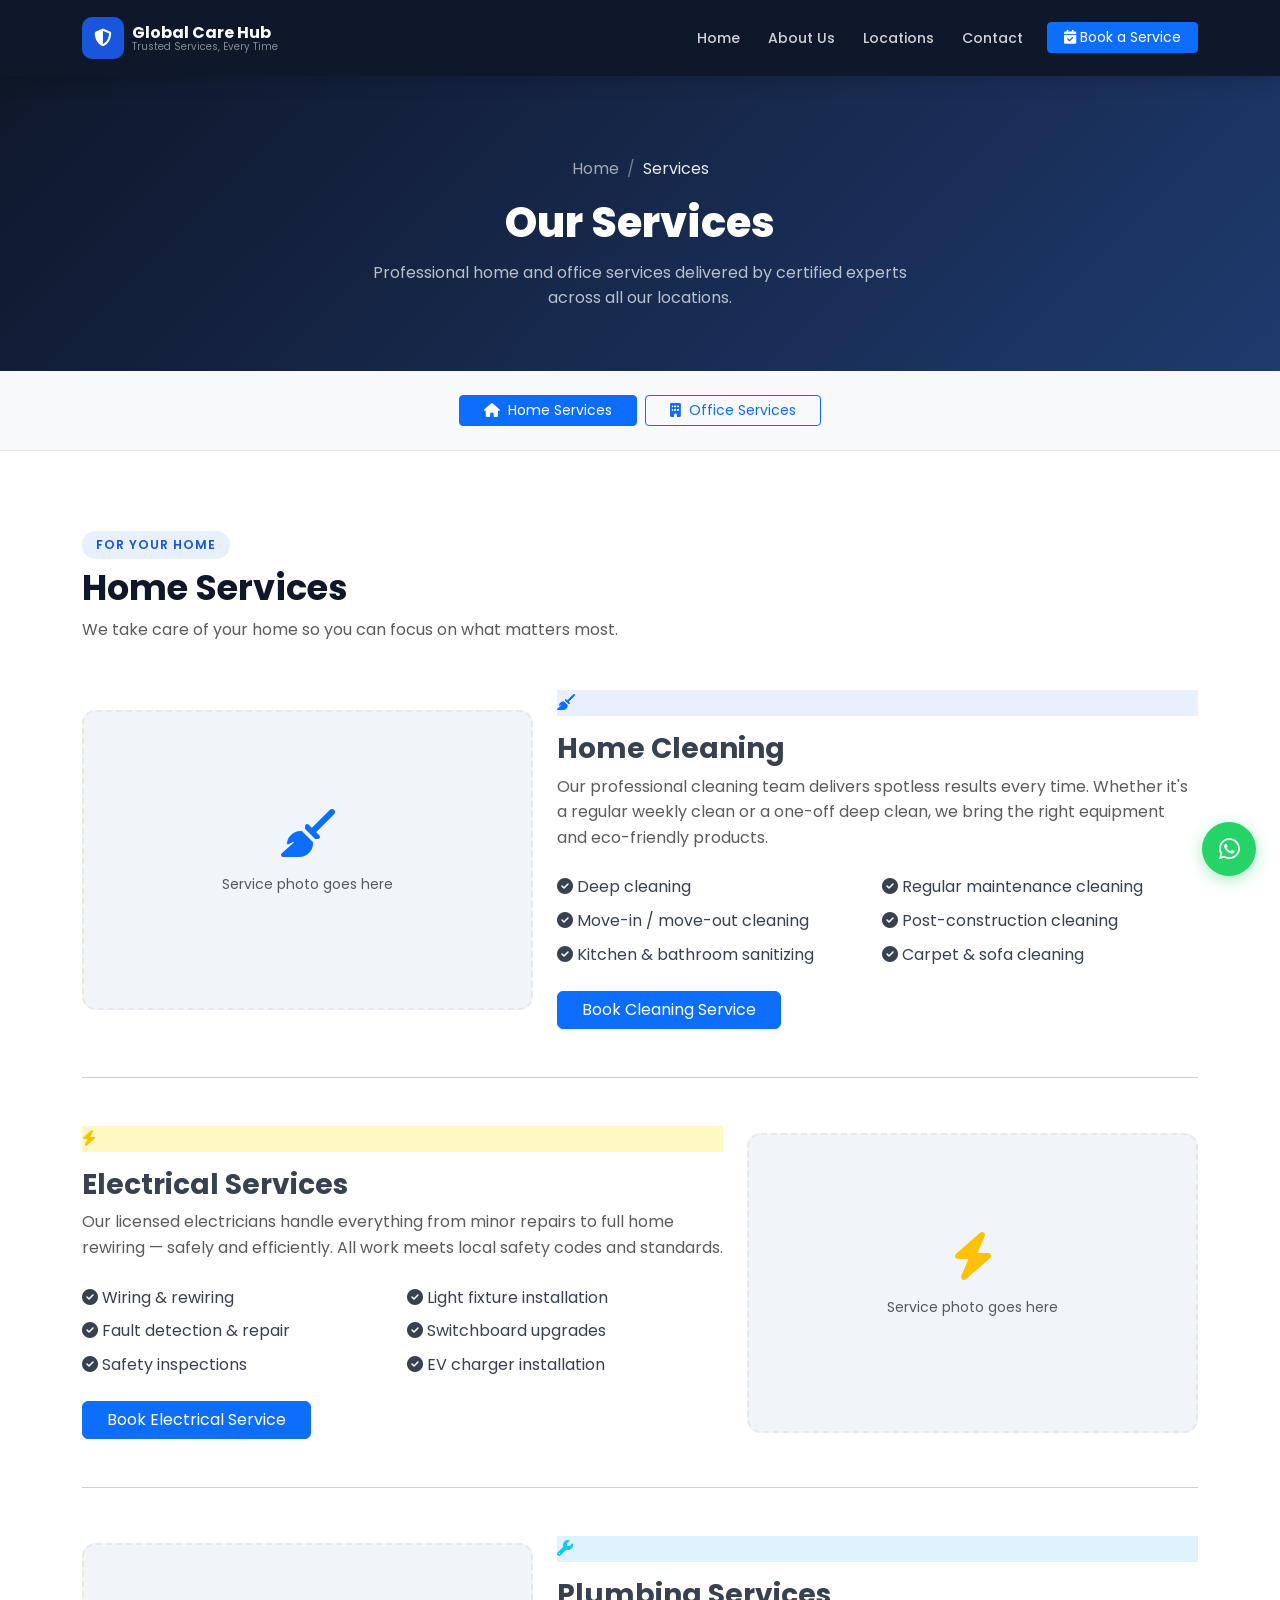
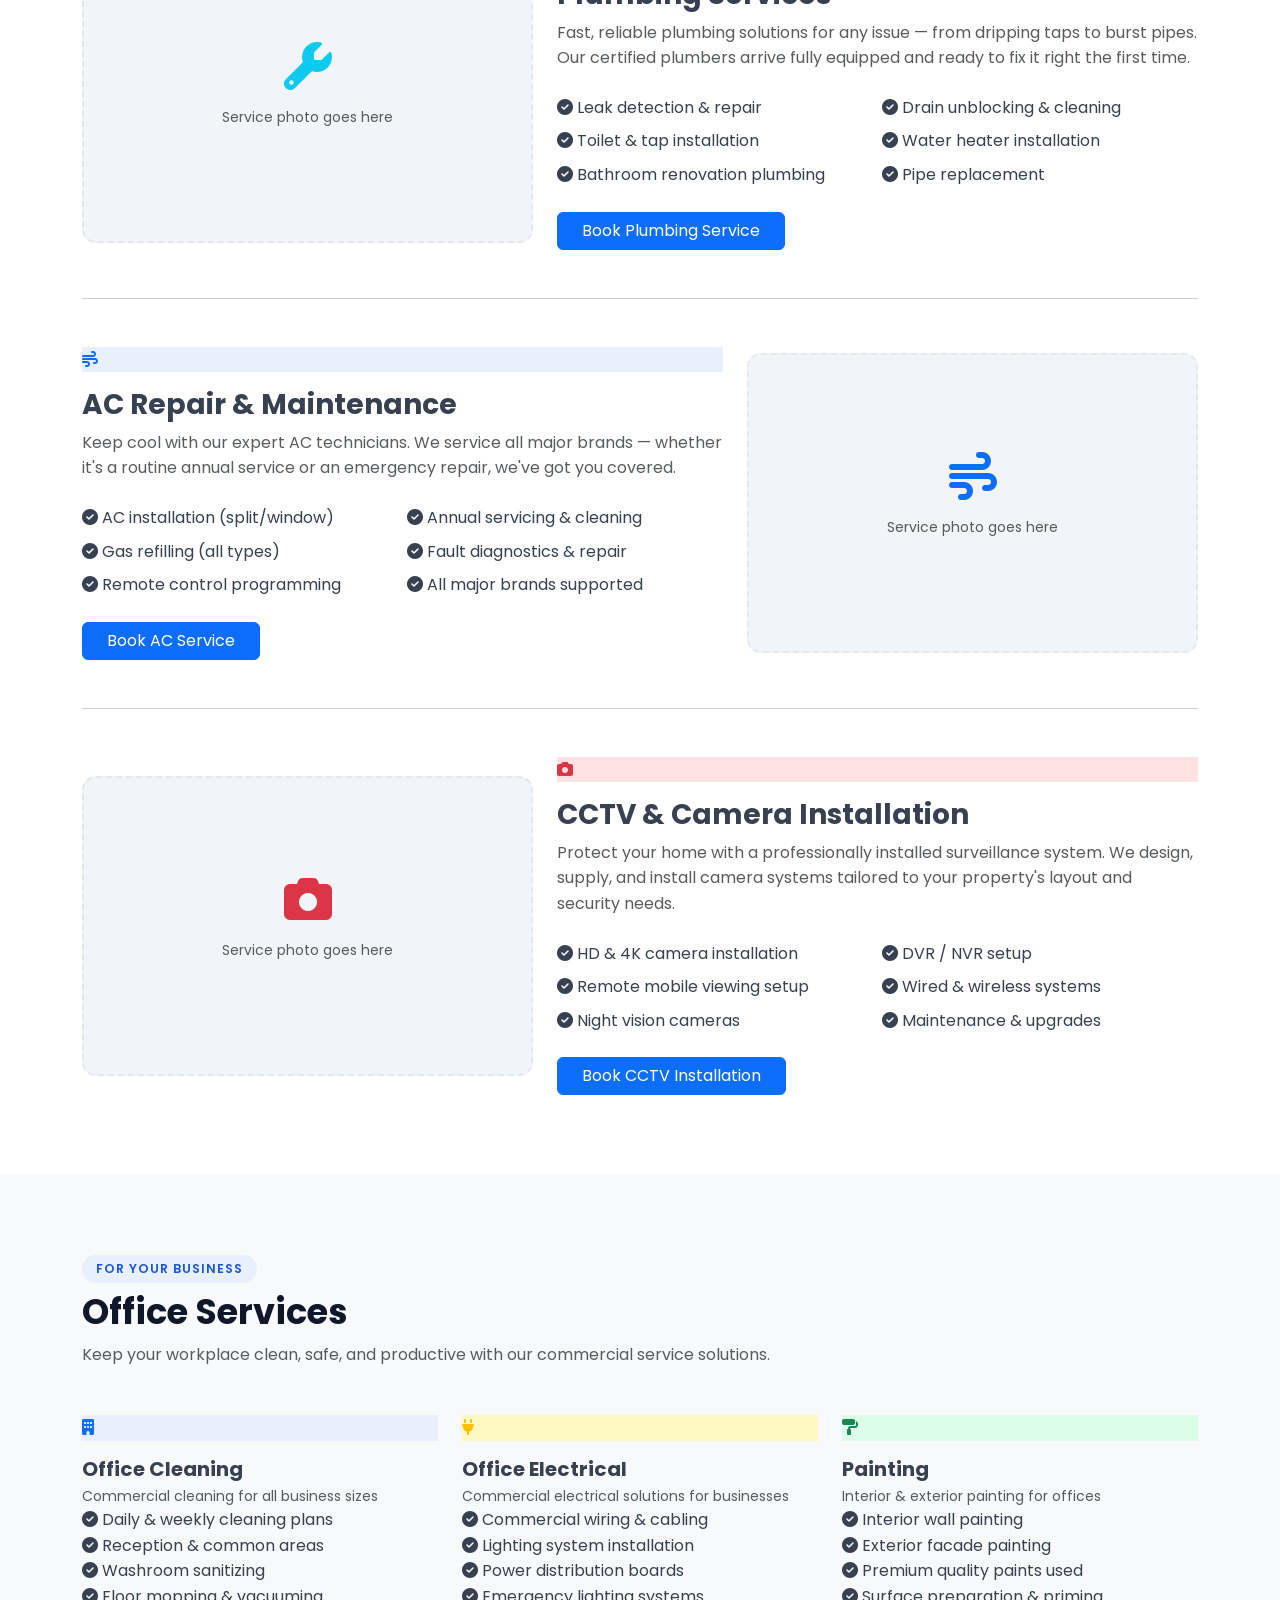
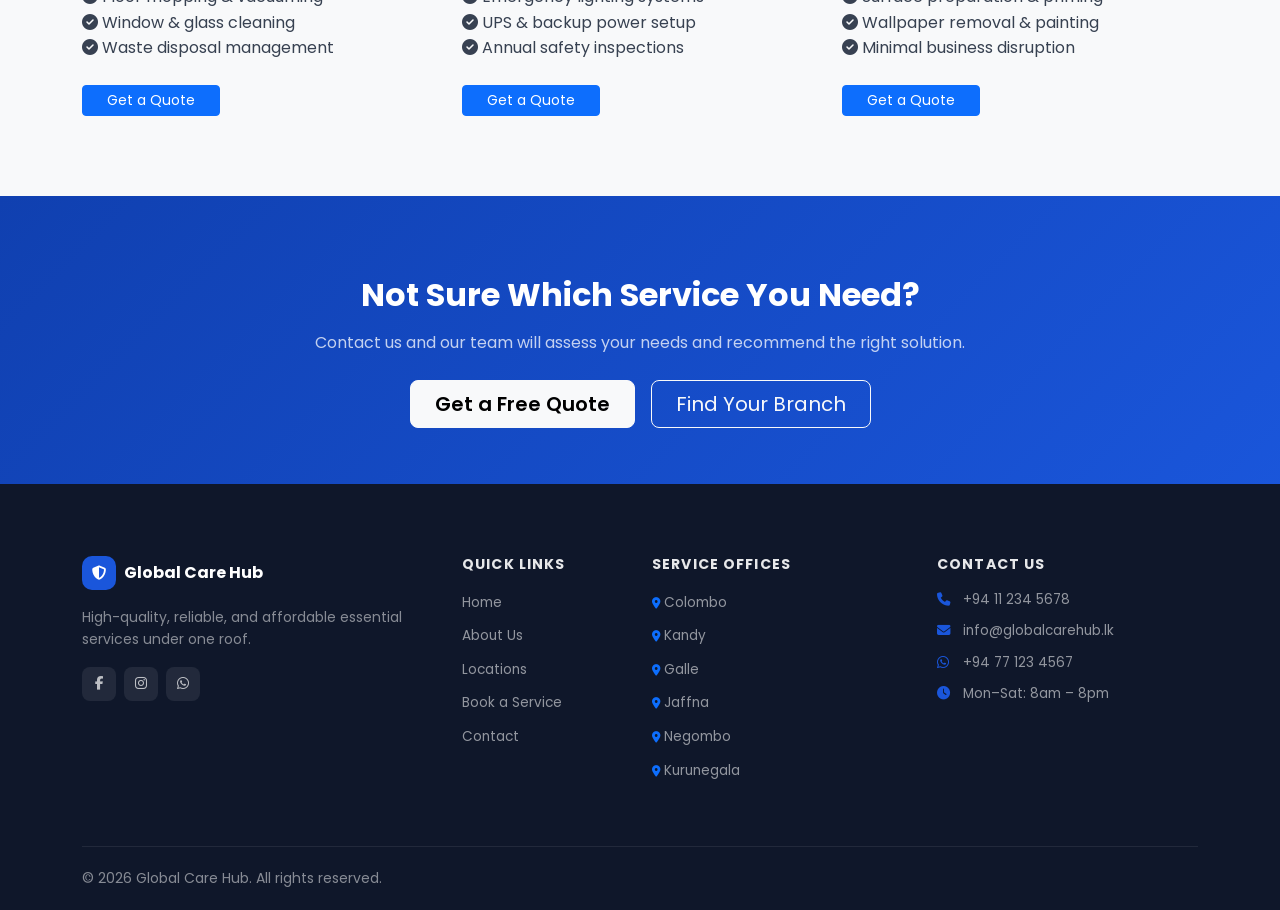
<file: services.html>
<!DOCTYPE html>
<html lang="en">
<head>
  <meta charset="UTF-8" />
  <meta name="viewport" content="width=device-width, initial-scale=1.0" />
  <title>Services — Global Care Hub</title>
  <link rel="stylesheet" href="https://cdn.jsdelivr.net/npm/bootstrap@5.3.3/dist/css/bootstrap.min.css" />
  <link rel="stylesheet" href="https://cdnjs.cloudflare.com/ajax/libs/font-awesome/6.5.0/css/all.min.css" />
  <link href="https://fonts.googleapis.com/css2?family=Poppins:wght@300;400;500;600;700;800&display=swap" rel="stylesheet" />
  <link rel="stylesheet" href="assets/style.css" />
</head>
<body>

<!-- NAVBAR -->
<nav class="navbar navbar-expand-lg navbar-dark sticky-top" id="mainNav">
  <div class="container">
    <a class="navbar-brand d-flex align-items-center gap-2" href="index.html">
      <div class="brand-icon"><i class="fa-solid fa-shield-halved"></i></div>
      <div><div class="brand-name">Global Care Hub</div><div class="brand-tagline">Trusted Services, Every Time</div></div>
    </a>
    <button class="navbar-toggler" type="button" data-bs-toggle="collapse" data-bs-target="#navMenu"><span class="navbar-toggler-icon"></span></button>
    <div class="collapse navbar-collapse" id="navMenu">
      <ul class="navbar-nav ms-auto align-items-lg-center gap-1">
        <li class="nav-item"><a class="nav-link" href="index.html">Home</a></li>
        <li class="nav-item"><a class="nav-link" href="about.html">About Us</a></li>
        <li class="nav-item"><a class="nav-link" href="locations.html">Locations</a></li>
        <li class="nav-item"><a class="nav-link" href="contact.html">Contact</a></li>
        <li class="nav-item ms-lg-2"><a href="booking.html" class="btn btn-primary btn-sm px-3"><i class="fa-solid fa-calendar-check me-1"></i>Book a Service</a></li>
      </ul>
    </div>
  </div>
</nav>

<!-- PAGE HERO -->
<section class="page-hero">
  <div class="container">
    <nav aria-label="breadcrumb" class="mb-3">
      <ol class="breadcrumb">
        <li class="breadcrumb-item"><a href="index.html">Home</a></li>
        <li class="breadcrumb-item active">Services</li>
      </ol>
    </nav>
    <h1>Our Services</h1>
    <p>Professional home and office services delivered by certified experts across all our locations.</p>
  </div>
</section>

<!-- FILTER TABS -->
<section class="py-4 bg-light border-bottom sticky-tabs">
  <div class="container">
    <div class="d-flex flex-wrap gap-2 justify-content-center">
      <a href="#home-services" class="btn btn-primary btn-sm px-4"><i class="fa-solid fa-house me-2"></i>Home Services</a>
      <a href="#office-services" class="btn btn-outline-primary btn-sm px-4"><i class="fa-solid fa-building me-2"></i>Office Services</a>
    </div>
  </div>
</section>

<!-- HOME SERVICES -->
<section class="section-pad" id="home-services">
  <div class="container">
    <div class="section-header mb-5">
      <span class="section-badge">For Your Home</span>
      <h2 class="section-title mt-2">Home Services</h2>
      <p class="text-muted">We take care of your home so you can focus on what matters most.</p>
    </div>

    <!-- Cleaning -->
    <div class="row g-4 mb-5 align-items-center" id="cleaning">
      <div class="col-lg-5">
        <div class="why-img-placeholder" style="height:300px;border-radius:14px">
          <i class="fa-solid fa-broom fa-3x text-primary mb-3"></i>
          <p class="text-muted small">Service photo goes here</p>
        </div>
      </div>
      <div class="col-lg-7">
        <div class="service-icon bg-primary-soft mb-3"><i class="fa-solid fa-broom text-primary"></i></div>
        <h3 class="fw-bold mb-2">Home Cleaning</h3>
        <p class="text-muted mb-4">Our professional cleaning team delivers spotless results every time. Whether it's a regular weekly clean or a one-off deep clean, we bring the right equipment and eco-friendly products.</p>
        <div class="row g-2 mb-4">
          <div class="col-sm-6"><div class="service-feature"><i class="fa-solid fa-check-circle"></i> Deep cleaning</div></div>
          <div class="col-sm-6"><div class="service-feature"><i class="fa-solid fa-check-circle"></i> Regular maintenance cleaning</div></div>
          <div class="col-sm-6"><div class="service-feature"><i class="fa-solid fa-check-circle"></i> Move-in / move-out cleaning</div></div>
          <div class="col-sm-6"><div class="service-feature"><i class="fa-solid fa-check-circle"></i> Post-construction cleaning</div></div>
          <div class="col-sm-6"><div class="service-feature"><i class="fa-solid fa-check-circle"></i> Kitchen & bathroom sanitizing</div></div>
          <div class="col-sm-6"><div class="service-feature"><i class="fa-solid fa-check-circle"></i> Carpet & sofa cleaning</div></div>
        </div>
        <a href="contact.html" class="btn btn-primary px-4">Book Cleaning Service</a>
      </div>
    </div>

    <hr class="my-5" />

    <!-- Electrical -->
    <div class="row g-4 mb-5 align-items-center flex-lg-row-reverse" id="electrical">
      <div class="col-lg-5">
        <div class="why-img-placeholder" style="height:300px;border-radius:14px">
          <i class="fa-solid fa-bolt fa-3x text-warning mb-3"></i>
          <p class="text-muted small">Service photo goes here</p>
        </div>
      </div>
      <div class="col-lg-7">
        <div class="service-icon bg-warning-soft mb-3"><i class="fa-solid fa-bolt text-warning"></i></div>
        <h3 class="fw-bold mb-2">Electrical Services</h3>
        <p class="text-muted mb-4">Our licensed electricians handle everything from minor repairs to full home rewiring — safely and efficiently. All work meets local safety codes and standards.</p>
        <div class="row g-2 mb-4">
          <div class="col-sm-6"><div class="service-feature"><i class="fa-solid fa-check-circle"></i> Wiring & rewiring</div></div>
          <div class="col-sm-6"><div class="service-feature"><i class="fa-solid fa-check-circle"></i> Light fixture installation</div></div>
          <div class="col-sm-6"><div class="service-feature"><i class="fa-solid fa-check-circle"></i> Fault detection & repair</div></div>
          <div class="col-sm-6"><div class="service-feature"><i class="fa-solid fa-check-circle"></i> Switchboard upgrades</div></div>
          <div class="col-sm-6"><div class="service-feature"><i class="fa-solid fa-check-circle"></i> Safety inspections</div></div>
          <div class="col-sm-6"><div class="service-feature"><i class="fa-solid fa-check-circle"></i> EV charger installation</div></div>
        </div>
        <a href="contact.html" class="btn btn-primary px-4">Book Electrical Service</a>
      </div>
    </div>

    <hr class="my-5" />

    <!-- Plumbing -->
    <div class="row g-4 mb-5 align-items-center" id="plumbing">
      <div class="col-lg-5">
        <div class="why-img-placeholder" style="height:300px;border-radius:14px">
          <i class="fa-solid fa-wrench fa-3x text-info mb-3"></i>
          <p class="text-muted small">Service photo goes here</p>
        </div>
      </div>
      <div class="col-lg-7">
        <div class="service-icon bg-info-soft mb-3"><i class="fa-solid fa-wrench text-info"></i></div>
        <h3 class="fw-bold mb-2">Plumbing Services</h3>
        <p class="text-muted mb-4">Fast, reliable plumbing solutions for any issue — from dripping taps to burst pipes. Our certified plumbers arrive fully equipped and ready to fix it right the first time.</p>
        <div class="row g-2 mb-4">
          <div class="col-sm-6"><div class="service-feature"><i class="fa-solid fa-check-circle"></i> Leak detection & repair</div></div>
          <div class="col-sm-6"><div class="service-feature"><i class="fa-solid fa-check-circle"></i> Drain unblocking & cleaning</div></div>
          <div class="col-sm-6"><div class="service-feature"><i class="fa-solid fa-check-circle"></i> Toilet & tap installation</div></div>
          <div class="col-sm-6"><div class="service-feature"><i class="fa-solid fa-check-circle"></i> Water heater installation</div></div>
          <div class="col-sm-6"><div class="service-feature"><i class="fa-solid fa-check-circle"></i> Bathroom renovation plumbing</div></div>
          <div class="col-sm-6"><div class="service-feature"><i class="fa-solid fa-check-circle"></i> Pipe replacement</div></div>
        </div>
        <a href="contact.html" class="btn btn-primary px-4">Book Plumbing Service</a>
      </div>
    </div>

    <hr class="my-5" />

    <!-- AC Repair -->
    <div class="row g-4 mb-5 align-items-center flex-lg-row-reverse" id="ac-repair">
      <div class="col-lg-5">
        <div class="why-img-placeholder" style="height:300px;border-radius:14px">
          <i class="fa-solid fa-wind fa-3x text-primary mb-3"></i>
          <p class="text-muted small">Service photo goes here</p>
        </div>
      </div>
      <div class="col-lg-7">
        <div class="service-icon bg-primary-soft mb-3"><i class="fa-solid fa-wind text-primary"></i></div>
        <h3 class="fw-bold mb-2">AC Repair & Maintenance</h3>
        <p class="text-muted mb-4">Keep cool with our expert AC technicians. We service all major brands — whether it's a routine annual service or an emergency repair, we've got you covered.</p>
        <div class="row g-2 mb-4">
          <div class="col-sm-6"><div class="service-feature"><i class="fa-solid fa-check-circle"></i> AC installation (split/window)</div></div>
          <div class="col-sm-6"><div class="service-feature"><i class="fa-solid fa-check-circle"></i> Annual servicing & cleaning</div></div>
          <div class="col-sm-6"><div class="service-feature"><i class="fa-solid fa-check-circle"></i> Gas refilling (all types)</div></div>
          <div class="col-sm-6"><div class="service-feature"><i class="fa-solid fa-check-circle"></i> Fault diagnostics & repair</div></div>
          <div class="col-sm-6"><div class="service-feature"><i class="fa-solid fa-check-circle"></i> Remote control programming</div></div>
          <div class="col-sm-6"><div class="service-feature"><i class="fa-solid fa-check-circle"></i> All major brands supported</div></div>
        </div>
        <a href="contact.html" class="btn btn-primary px-4">Book AC Service</a>
      </div>
    </div>

    <hr class="my-5" />

    <!-- CCTV -->
    <div class="row g-4 align-items-center" id="cctv">
      <div class="col-lg-5">
        <div class="why-img-placeholder" style="height:300px;border-radius:14px">
          <i class="fa-solid fa-camera fa-3x text-danger mb-3"></i>
          <p class="text-muted small">Service photo goes here</p>
        </div>
      </div>
      <div class="col-lg-7">
        <div class="service-icon bg-danger-soft mb-3"><i class="fa-solid fa-camera text-danger"></i></div>
        <h3 class="fw-bold mb-2">CCTV & Camera Installation</h3>
        <p class="text-muted mb-4">Protect your home with a professionally installed surveillance system. We design, supply, and install camera systems tailored to your property's layout and security needs.</p>
        <div class="row g-2 mb-4">
          <div class="col-sm-6"><div class="service-feature"><i class="fa-solid fa-check-circle"></i> HD & 4K camera installation</div></div>
          <div class="col-sm-6"><div class="service-feature"><i class="fa-solid fa-check-circle"></i> DVR / NVR setup</div></div>
          <div class="col-sm-6"><div class="service-feature"><i class="fa-solid fa-check-circle"></i> Remote mobile viewing setup</div></div>
          <div class="col-sm-6"><div class="service-feature"><i class="fa-solid fa-check-circle"></i> Wired & wireless systems</div></div>
          <div class="col-sm-6"><div class="service-feature"><i class="fa-solid fa-check-circle"></i> Night vision cameras</div></div>
          <div class="col-sm-6"><div class="service-feature"><i class="fa-solid fa-check-circle"></i> Maintenance & upgrades</div></div>
        </div>
        <a href="contact.html" class="btn btn-primary px-4">Book CCTV Installation</a>
      </div>
    </div>
  </div>
</section>

<!-- OFFICE SERVICES -->
<section class="section-pad bg-light" id="office-services">
  <div class="container">
    <div class="section-header mb-5">
      <span class="section-badge">For Your Business</span>
      <h2 class="section-title mt-2">Office Services</h2>
      <p class="text-muted">Keep your workplace clean, safe, and productive with our commercial service solutions.</p>
    </div>
    <div class="row g-4">
      <!-- Office Cleaning -->
      <div class="col-md-6 col-lg-4" id="office-cleaning">
        <div class="service-detail-card h-100">
          <div class="service-detail-header">
            <div class="service-icon bg-primary-soft mb-3"><i class="fa-solid fa-building text-primary"></i></div>
            <h5 class="fw-bold mb-1">Office Cleaning</h5>
            <p class="text-muted small mb-0">Commercial cleaning for all business sizes</p>
          </div>
          <div class="service-detail-body">
            <div class="service-feature"><i class="fa-solid fa-check-circle"></i> Daily & weekly cleaning plans</div>
            <div class="service-feature"><i class="fa-solid fa-check-circle"></i> Reception & common areas</div>
            <div class="service-feature"><i class="fa-solid fa-check-circle"></i> Washroom sanitizing</div>
            <div class="service-feature"><i class="fa-solid fa-check-circle"></i> Floor mopping & vacuuming</div>
            <div class="service-feature"><i class="fa-solid fa-check-circle"></i> Window & glass cleaning</div>
            <div class="service-feature"><i class="fa-solid fa-check-circle"></i> Waste disposal management</div>
            <a href="contact.html" class="btn btn-primary btn-sm mt-4 px-4">Get a Quote</a>
          </div>
        </div>
      </div>
      <!-- Office Electrical -->
      <div class="col-md-6 col-lg-4" id="office-electrical">
        <div class="service-detail-card h-100">
          <div class="service-detail-header">
            <div class="service-icon bg-warning-soft mb-3"><i class="fa-solid fa-plug text-warning"></i></div>
            <h5 class="fw-bold mb-1">Office Electrical</h5>
            <p class="text-muted small mb-0">Commercial electrical solutions for businesses</p>
          </div>
          <div class="service-detail-body">
            <div class="service-feature"><i class="fa-solid fa-check-circle"></i> Commercial wiring & cabling</div>
            <div class="service-feature"><i class="fa-solid fa-check-circle"></i> Lighting system installation</div>
            <div class="service-feature"><i class="fa-solid fa-check-circle"></i> Power distribution boards</div>
            <div class="service-feature"><i class="fa-solid fa-check-circle"></i> Emergency lighting systems</div>
            <div class="service-feature"><i class="fa-solid fa-check-circle"></i> UPS & backup power setup</div>
            <div class="service-feature"><i class="fa-solid fa-check-circle"></i> Annual safety inspections</div>
            <a href="contact.html" class="btn btn-primary btn-sm mt-4 px-4">Get a Quote</a>
          </div>
        </div>
      </div>
      <!-- Painting -->
      <div class="col-md-6 col-lg-4" id="painting">
        <div class="service-detail-card h-100">
          <div class="service-detail-header">
            <div class="service-icon bg-success-soft mb-3"><i class="fa-solid fa-paint-roller text-success"></i></div>
            <h5 class="fw-bold mb-1">Painting</h5>
            <p class="text-muted small mb-0">Interior & exterior painting for offices</p>
          </div>
          <div class="service-detail-body">
            <div class="service-feature"><i class="fa-solid fa-check-circle"></i> Interior wall painting</div>
            <div class="service-feature"><i class="fa-solid fa-check-circle"></i> Exterior facade painting</div>
            <div class="service-feature"><i class="fa-solid fa-check-circle"></i> Premium quality paints used</div>
            <div class="service-feature"><i class="fa-solid fa-check-circle"></i> Surface preparation & priming</div>
            <div class="service-feature"><i class="fa-solid fa-check-circle"></i> Wallpaper removal & painting</div>
            <div class="service-feature"><i class="fa-solid fa-check-circle"></i> Minimal business disruption</div>
            <a href="contact.html" class="btn btn-primary btn-sm mt-4 px-4">Get a Quote</a>
          </div>
        </div>
      </div>
    </div>
  </div>
</section>

<!-- CTA -->
<section class="cta-section">
  <div class="container text-center">
    <h2 class="text-white fw-bold mb-3">Not Sure Which Service You Need?</h2>
    <p class="text-white-75 mb-4">Contact us and our team will assess your needs and recommend the right solution.</p>
    <div class="d-flex justify-content-center gap-3 flex-wrap">
      <a href="contact.html" class="btn btn-light btn-lg px-4 fw-semibold">Get a Free Quote</a>
      <a href="locations.html" class="btn btn-outline-light btn-lg px-4">Find Your Branch</a>
    </div>
  </div>
</section>

<!-- FOOTER -->
<footer class="footer">
  <div class="container">
    <div class="row g-4 py-5">
      <div class="col-lg-4">
        <div class="d-flex align-items-center gap-2 mb-3">
          <div class="brand-icon brand-icon-sm"><i class="fa-solid fa-shield-halved"></i></div>
          <div class="brand-name text-white">Global Care Hub</div>
        </div>
        <p class="text-muted small">High-quality, reliable, and affordable essential services under one roof.</p>
        <div class="social-links mt-3">
          <a href="#" class="social-link"><i class="fab fa-facebook-f"></i></a>
          <a href="#" class="social-link"><i class="fab fa-instagram"></i></a>
          <a href="#" class="social-link"><i class="fab fa-whatsapp"></i></a>
        </div>
      </div>
      <div class="col-sm-6 col-lg-2">
        <h6 class="footer-heading">Quick Links</h6>
        <ul class="footer-links">
          <li><a href="index.html">Home</a></li>
          <li><a href="about.html">About Us</a></li>
          <li><a href="locations.html">Locations</a></li>
          <li><a href="booking.html">Book a Service</a></li>
          <li><a href="contact.html">Contact</a></li>
        </ul>
      </div>
      <div class="col-sm-6 col-lg-3">
        <h6 class="footer-heading">Service Offices</h6>
        <ul class="footer-links" id="footerCities"></ul>
      </div>
      <div class="col-lg-3">
        <h6 class="footer-heading">Contact Us</h6>
        <ul class="footer-contact">
          <li><i class="fa-solid fa-phone"></i><span>+94 11 234 5678</span></li>
          <li><i class="fa-solid fa-envelope"></i><span>info@globalcarehub.lk</span></li>
          <li><i class="fab fa-whatsapp"></i><span>+94 77 123 4567</span></li>
          <li><i class="fa-solid fa-clock"></i><span>Mon–Sat: 8am – 8pm</span></li>
        </ul>
      </div>
    </div>
    <div class="footer-bottom">
      <p class="mb-0 small text-muted">&copy; 2026 Global Care Hub. All rights reserved.</p>
    </div>
  </div>
</footer>

<a href="https://wa.me/94771234567" class="whatsapp-float" target="_blank"><i class="fab fa-whatsapp"></i></a>
<script src="https://cdn.jsdelivr.net/npm/bootstrap@5.3.3/dist/js/bootstrap.bundle.min.js"></script>
<script src="assets/data.js"></script>
<script src="assets/main.js"></script>
<script>
  const fc = document.getElementById('footerCities');
  Object.values(LOCATIONS).forEach(l => {
    fc.innerHTML += `<li><a href="location.html?city=${l.id}"><i class="fa-solid fa-location-dot me-1 text-primary" style="font-size:.7rem"></i>${l.name}</a></li>`;
  });
</script>
</body>
</html>
</file>
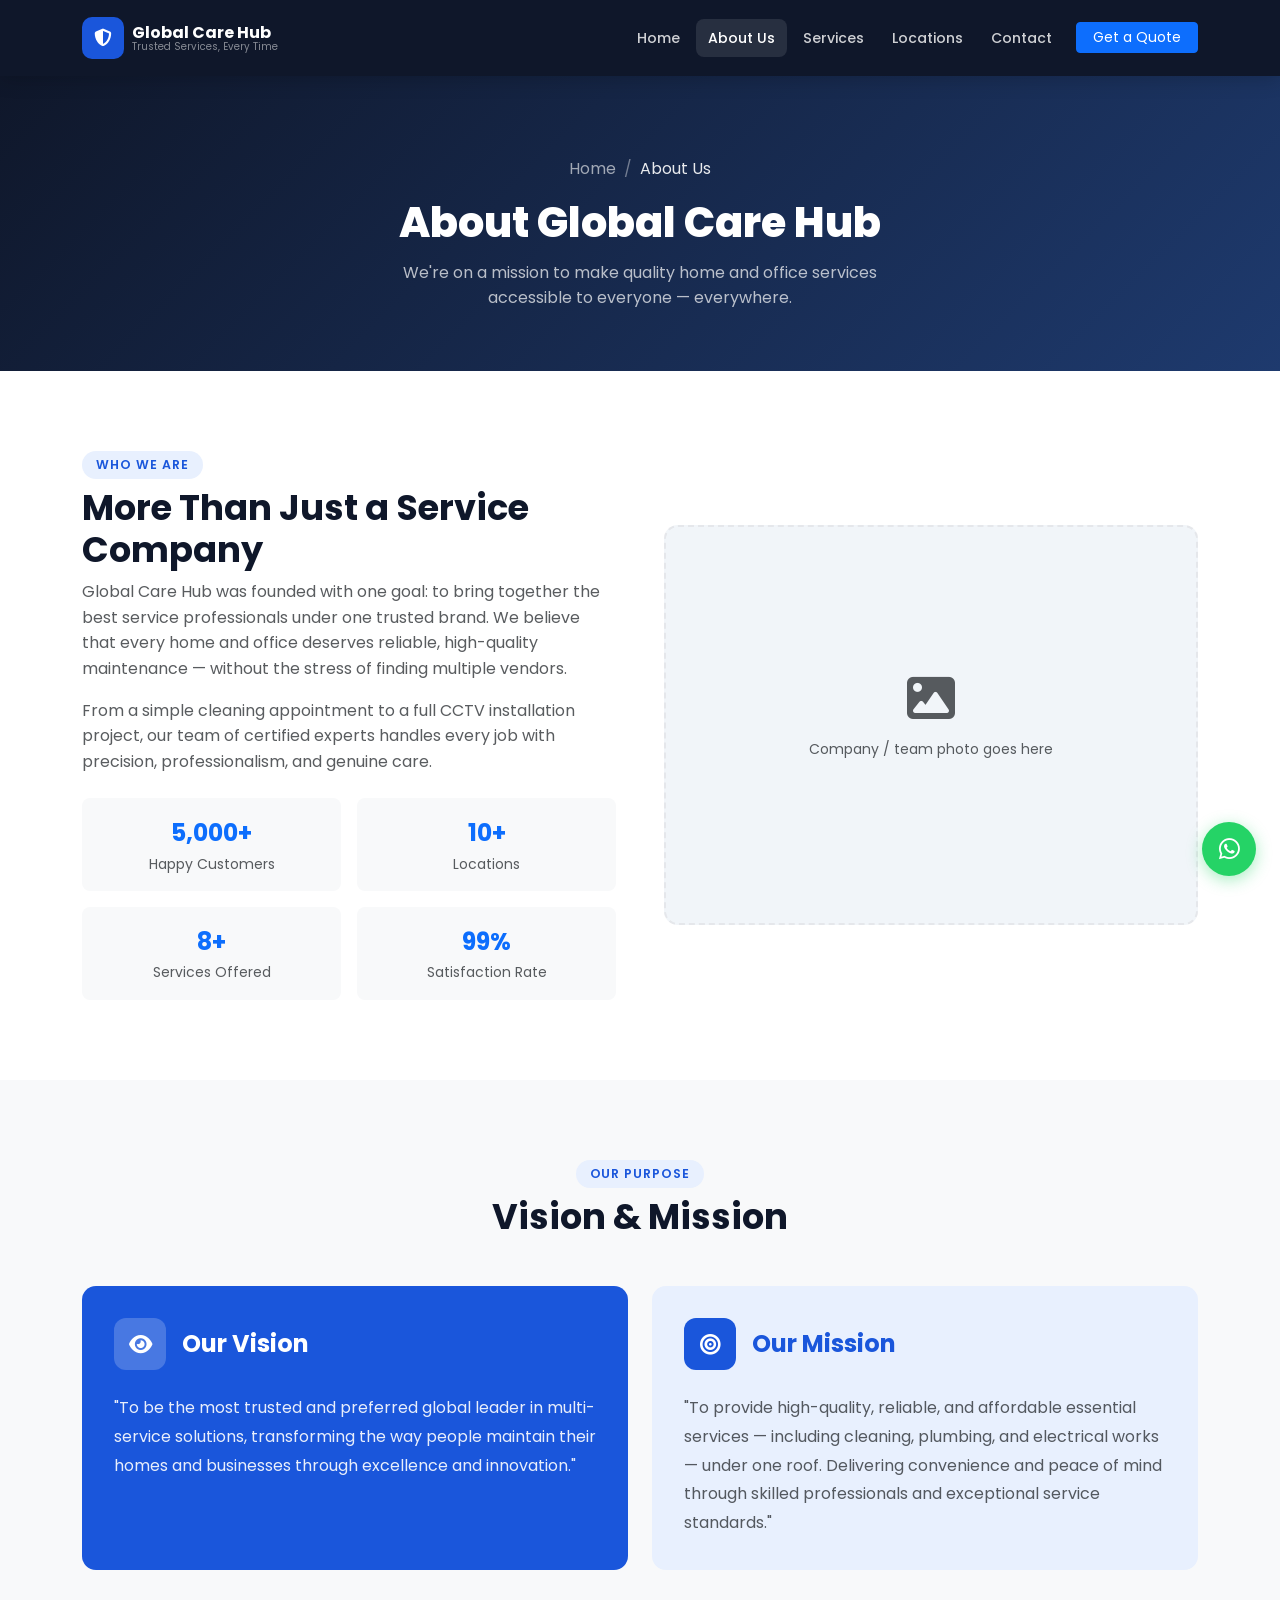
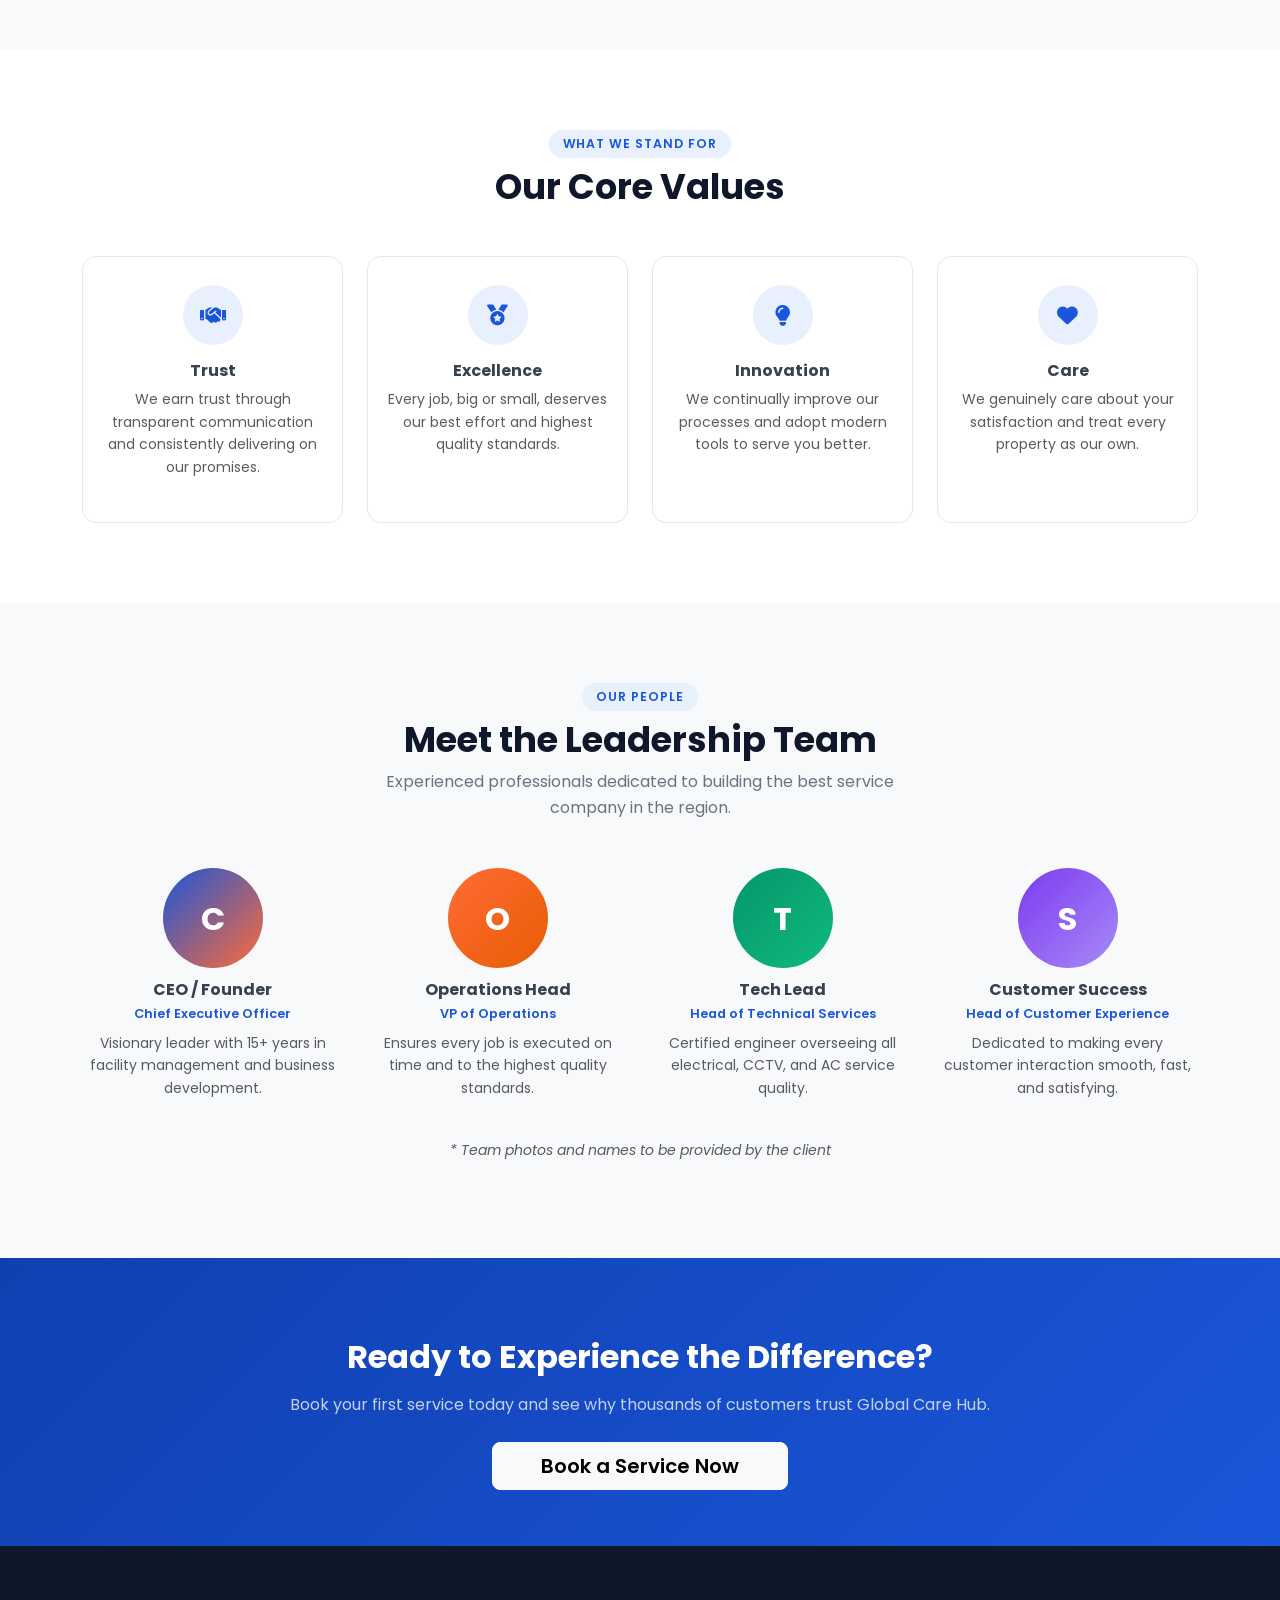
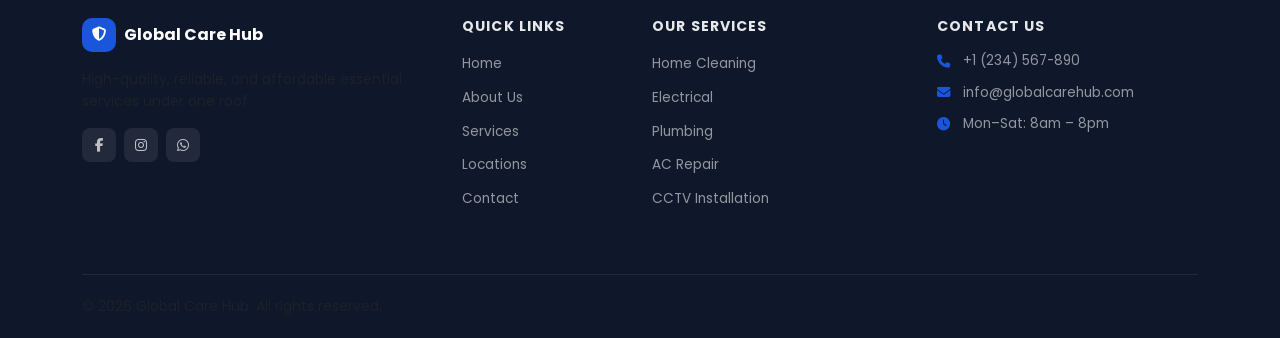
<file: demo/about.html>
<!DOCTYPE html>
<html lang="en">
<head>
  <meta charset="UTF-8" />
  <meta name="viewport" content="width=device-width, initial-scale=1.0" />
  <title>About Us — Global Care Hub</title>
  <link rel="stylesheet" href="https://cdn.jsdelivr.net/npm/bootstrap@5.3.3/dist/css/bootstrap.min.css" />
  <link rel="stylesheet" href="https://cdnjs.cloudflare.com/ajax/libs/font-awesome/6.5.0/css/all.min.css" />
  <link href="https://fonts.googleapis.com/css2?family=Poppins:wght@300;400;500;600;700;800&display=swap" rel="stylesheet" />
  <link rel="stylesheet" href="assets/style.css" />
</head>
<body>

<!-- NAVBAR -->
<nav class="navbar navbar-expand-lg navbar-dark sticky-top" id="mainNav">
  <div class="container">
    <a class="navbar-brand d-flex align-items-center gap-2" href="index.html">
      <div class="brand-icon"><i class="fa-solid fa-shield-halved"></i></div>
      <div><div class="brand-name">Global Care Hub</div><div class="brand-tagline">Trusted Services, Every Time</div></div>
    </a>
    <button class="navbar-toggler" type="button" data-bs-toggle="collapse" data-bs-target="#navMenu"><span class="navbar-toggler-icon"></span></button>
    <div class="collapse navbar-collapse" id="navMenu">
      <ul class="navbar-nav ms-auto align-items-lg-center gap-1">
        <li class="nav-item"><a class="nav-link" href="index.html">Home</a></li>
        <li class="nav-item"><a class="nav-link active" href="about.html">About Us</a></li>
        <li class="nav-item"><a class="nav-link" href="services.html">Services</a></li>
        <li class="nav-item"><a class="nav-link" href="locations.html">Locations</a></li>
        <li class="nav-item"><a class="nav-link" href="contact.html">Contact</a></li>
        <li class="nav-item ms-lg-2"><a href="contact.html" class="btn btn-primary btn-sm px-3">Get a Quote</a></li>
      </ul>
    </div>
  </div>
</nav>

<!-- PAGE HERO -->
<section class="page-hero">
  <div class="container">
    <nav aria-label="breadcrumb" class="mb-3">
      <ol class="breadcrumb">
        <li class="breadcrumb-item"><a href="index.html">Home</a></li>
        <li class="breadcrumb-item active">About Us</li>
      </ol>
    </nav>
    <h1>About Global Care Hub</h1>
    <p>We're on a mission to make quality home and office services accessible to everyone — everywhere.</p>
  </div>
</section>

<!-- WHO WE ARE -->
<section class="section-pad">
  <div class="container">
    <div class="row align-items-center g-5">
      <div class="col-lg-6">
        <span class="section-badge">Who We Are</span>
        <h2 class="section-title mt-2">More Than Just a Service Company</h2>
        <p class="text-muted mb-3">Global Care Hub was founded with one goal: to bring together the best service professionals under one trusted brand. We believe that every home and office deserves reliable, high-quality maintenance — without the stress of finding multiple vendors.</p>
        <p class="text-muted mb-4">From a simple cleaning appointment to a full CCTV installation project, our team of certified experts handles every job with precision, professionalism, and genuine care.</p>
        <div class="row g-3">
          <div class="col-6"><div class="p-3 bg-light rounded-3 text-center"><div class="fw-bold fs-4 text-primary">5,000+</div><div class="small text-muted">Happy Customers</div></div></div>
          <div class="col-6"><div class="p-3 bg-light rounded-3 text-center"><div class="fw-bold fs-4 text-primary">10+</div><div class="small text-muted">Locations</div></div></div>
          <div class="col-6"><div class="p-3 bg-light rounded-3 text-center"><div class="fw-bold fs-4 text-primary">8+</div><div class="small text-muted">Services Offered</div></div></div>
          <div class="col-6"><div class="p-3 bg-light rounded-3 text-center"><div class="fw-bold fs-4 text-primary">99%</div><div class="small text-muted">Satisfaction Rate</div></div></div>
        </div>
      </div>
      <div class="col-lg-6">
        <div class="why-img-placeholder" style="height:400px">
          <i class="fa-solid fa-image fa-3x text-muted mb-3"></i>
          <p class="text-muted small">Company / team photo goes here</p>
        </div>
      </div>
    </div>
  </div>
</section>

<!-- VISION & MISSION -->
<section class="section-pad bg-light">
  <div class="container">
    <div class="section-header text-center mb-5">
      <span class="section-badge">Our Purpose</span>
      <h2 class="section-title">Vision & Mission</h2>
    </div>
    <div class="row g-4">
      <div class="col-md-6">
        <div class="vision-card">
          <div class="d-flex align-items-center gap-3 mb-4">
            <div style="width:52px;height:52px;background:rgba(255,255,255,0.2);border-radius:12px;display:flex;align-items:center;justify-content:center;font-size:1.3rem;">
              <i class="fa-solid fa-eye"></i>
            </div>
            <h4 class="fw-bold mb-0">Our Vision</h4>
          </div>
          <p class="mb-0" style="opacity:0.9;line-height:1.8;">"To be the most trusted and preferred global leader in multi-service solutions, transforming the way people maintain their homes and businesses through excellence and innovation."</p>
        </div>
      </div>
      <div class="col-md-6">
        <div class="mission-card">
          <div class="d-flex align-items-center gap-3 mb-4">
            <div style="width:52px;height:52px;background:var(--primary);border-radius:12px;display:flex;align-items:center;justify-content:center;font-size:1.3rem;color:#fff;">
              <i class="fa-solid fa-bullseye"></i>
            </div>
            <h4 class="fw-bold mb-0">Our Mission</h4>
          </div>
          <p class="text-muted mb-0" style="line-height:1.8;">"To provide high-quality, reliable, and affordable essential services — including cleaning, plumbing, and electrical works — under one roof. Delivering convenience and peace of mind through skilled professionals and exceptional service standards."</p>
        </div>
      </div>
    </div>
  </div>
</section>

<!-- CORE VALUES -->
<section class="section-pad">
  <div class="container">
    <div class="section-header text-center mb-5">
      <span class="section-badge">What We Stand For</span>
      <h2 class="section-title">Our Core Values</h2>
    </div>
    <div class="row g-4">
      <div class="col-sm-6 col-lg-3">
        <div class="value-card">
          <div class="value-icon"><i class="fa-solid fa-handshake"></i></div>
          <h6 class="fw-bold mb-2">Trust</h6>
          <p class="small text-muted">We earn trust through transparent communication and consistently delivering on our promises.</p>
        </div>
      </div>
      <div class="col-sm-6 col-lg-3">
        <div class="value-card">
          <div class="value-icon"><i class="fa-solid fa-medal"></i></div>
          <h6 class="fw-bold mb-2">Excellence</h6>
          <p class="small text-muted">Every job, big or small, deserves our best effort and highest quality standards.</p>
        </div>
      </div>
      <div class="col-sm-6 col-lg-3">
        <div class="value-card">
          <div class="value-icon"><i class="fa-solid fa-lightbulb"></i></div>
          <h6 class="fw-bold mb-2">Innovation</h6>
          <p class="small text-muted">We continually improve our processes and adopt modern tools to serve you better.</p>
        </div>
      </div>
      <div class="col-sm-6 col-lg-3">
        <div class="value-card">
          <div class="value-icon"><i class="fa-solid fa-heart"></i></div>
          <h6 class="fw-bold mb-2">Care</h6>
          <p class="small text-muted">We genuinely care about your satisfaction and treat every property as our own.</p>
        </div>
      </div>
    </div>
  </div>
</section>

<!-- TEAM -->
<section class="section-pad bg-light">
  <div class="container">
    <div class="section-header text-center mb-5">
      <span class="section-badge">Our People</span>
      <h2 class="section-title">Meet the Leadership Team</h2>
      <p class="section-subtitle">Experienced professionals dedicated to building the best service company in the region.</p>
    </div>
    <div class="row g-4 justify-content-center">
      <div class="col-sm-6 col-lg-3">
        <div class="team-card">
          <div class="team-avatar">C</div>
          <h6 class="fw-bold mb-1">CEO / Founder</h6>
          <div class="team-role">Chief Executive Officer</div>
          <p class="small text-muted mt-2">Visionary leader with 15+ years in facility management and business development.</p>
        </div>
      </div>
      <div class="col-sm-6 col-lg-3">
        <div class="team-card">
          <div class="team-avatar" style="background:linear-gradient(135deg,#FF6B35,#e85d04)">O</div>
          <h6 class="fw-bold mb-1">Operations Head</h6>
          <div class="team-role">VP of Operations</div>
          <p class="small text-muted mt-2">Ensures every job is executed on time and to the highest quality standards.</p>
        </div>
      </div>
      <div class="col-sm-6 col-lg-3">
        <div class="team-card">
          <div class="team-avatar" style="background:linear-gradient(135deg,#059669,#10b981)">T</div>
          <h6 class="fw-bold mb-1">Tech Lead</h6>
          <div class="team-role">Head of Technical Services</div>
          <p class="small text-muted mt-2">Certified engineer overseeing all electrical, CCTV, and AC service quality.</p>
        </div>
      </div>
      <div class="col-sm-6 col-lg-3">
        <div class="team-card">
          <div class="team-avatar" style="background:linear-gradient(135deg,#7c3aed,#a78bfa)">S</div>
          <h6 class="fw-bold mb-1">Customer Success</h6>
          <div class="team-role">Head of Customer Experience</div>
          <p class="small text-muted mt-2">Dedicated to making every customer interaction smooth, fast, and satisfying.</p>
        </div>
      </div>
    </div>
    <p class="text-center text-muted small mt-4"><em>* Team photos and names to be provided by the client</em></p>
  </div>
</section>

<!-- CTA -->
<section class="cta-section">
  <div class="container text-center">
    <h2 class="text-white fw-bold mb-3">Ready to Experience the Difference?</h2>
    <p class="text-white-75 mb-4">Book your first service today and see why thousands of customers trust Global Care Hub.</p>
    <a href="contact.html" class="btn btn-light btn-lg px-5 fw-semibold">Book a Service Now</a>
  </div>
</section>

<!-- FOOTER -->
<footer class="footer">
  <div class="container">
    <div class="row g-4 py-5">
      <div class="col-lg-4">
        <div class="d-flex align-items-center gap-2 mb-3">
          <div class="brand-icon brand-icon-sm"><i class="fa-solid fa-shield-halved"></i></div>
          <div class="brand-name text-white">Global Care Hub</div>
        </div>
        <p class="text-muted small">High-quality, reliable, and affordable essential services under one roof.</p>
        <div class="social-links mt-3">
          <a href="#" class="social-link"><i class="fab fa-facebook-f"></i></a>
          <a href="#" class="social-link"><i class="fab fa-instagram"></i></a>
          <a href="#" class="social-link"><i class="fab fa-whatsapp"></i></a>
        </div>
      </div>
      <div class="col-sm-6 col-lg-2">
        <h6 class="footer-heading">Quick Links</h6>
        <ul class="footer-links">
          <li><a href="index.html">Home</a></li>
          <li><a href="about.html">About Us</a></li>
          <li><a href="services.html">Services</a></li>
          <li><a href="locations.html">Locations</a></li>
          <li><a href="contact.html">Contact</a></li>
        </ul>
      </div>
      <div class="col-sm-6 col-lg-3">
        <h6 class="footer-heading">Our Services</h6>
        <ul class="footer-links">
          <li><a href="services.html#cleaning">Home Cleaning</a></li>
          <li><a href="services.html#electrical">Electrical</a></li>
          <li><a href="services.html#plumbing">Plumbing</a></li>
          <li><a href="services.html#ac-repair">AC Repair</a></li>
          <li><a href="services.html#cctv">CCTV Installation</a></li>
        </ul>
      </div>
      <div class="col-lg-3">
        <h6 class="footer-heading">Contact Us</h6>
        <ul class="footer-contact">
          <li><i class="fa-solid fa-phone"></i><span>+1 (234) 567-890</span></li>
          <li><i class="fa-solid fa-envelope"></i><span>info@globalcarehub.com</span></li>
          <li><i class="fa-solid fa-clock"></i><span>Mon–Sat: 8am – 8pm</span></li>
        </ul>
      </div>
    </div>
    <div class="footer-bottom">
      <p class="mb-0 small text-muted">&copy; 2026 Global Care Hub. All rights reserved.</p>
    </div>
  </div>
</footer>

<a href="https://wa.me/1234567890" class="whatsapp-float" target="_blank"><i class="fab fa-whatsapp"></i></a>
<script src="https://cdn.jsdelivr.net/npm/bootstrap@5.3.3/dist/js/bootstrap.bundle.min.js"></script>
<script src="assets/main.js"></script>
</body>
</html>
</file>
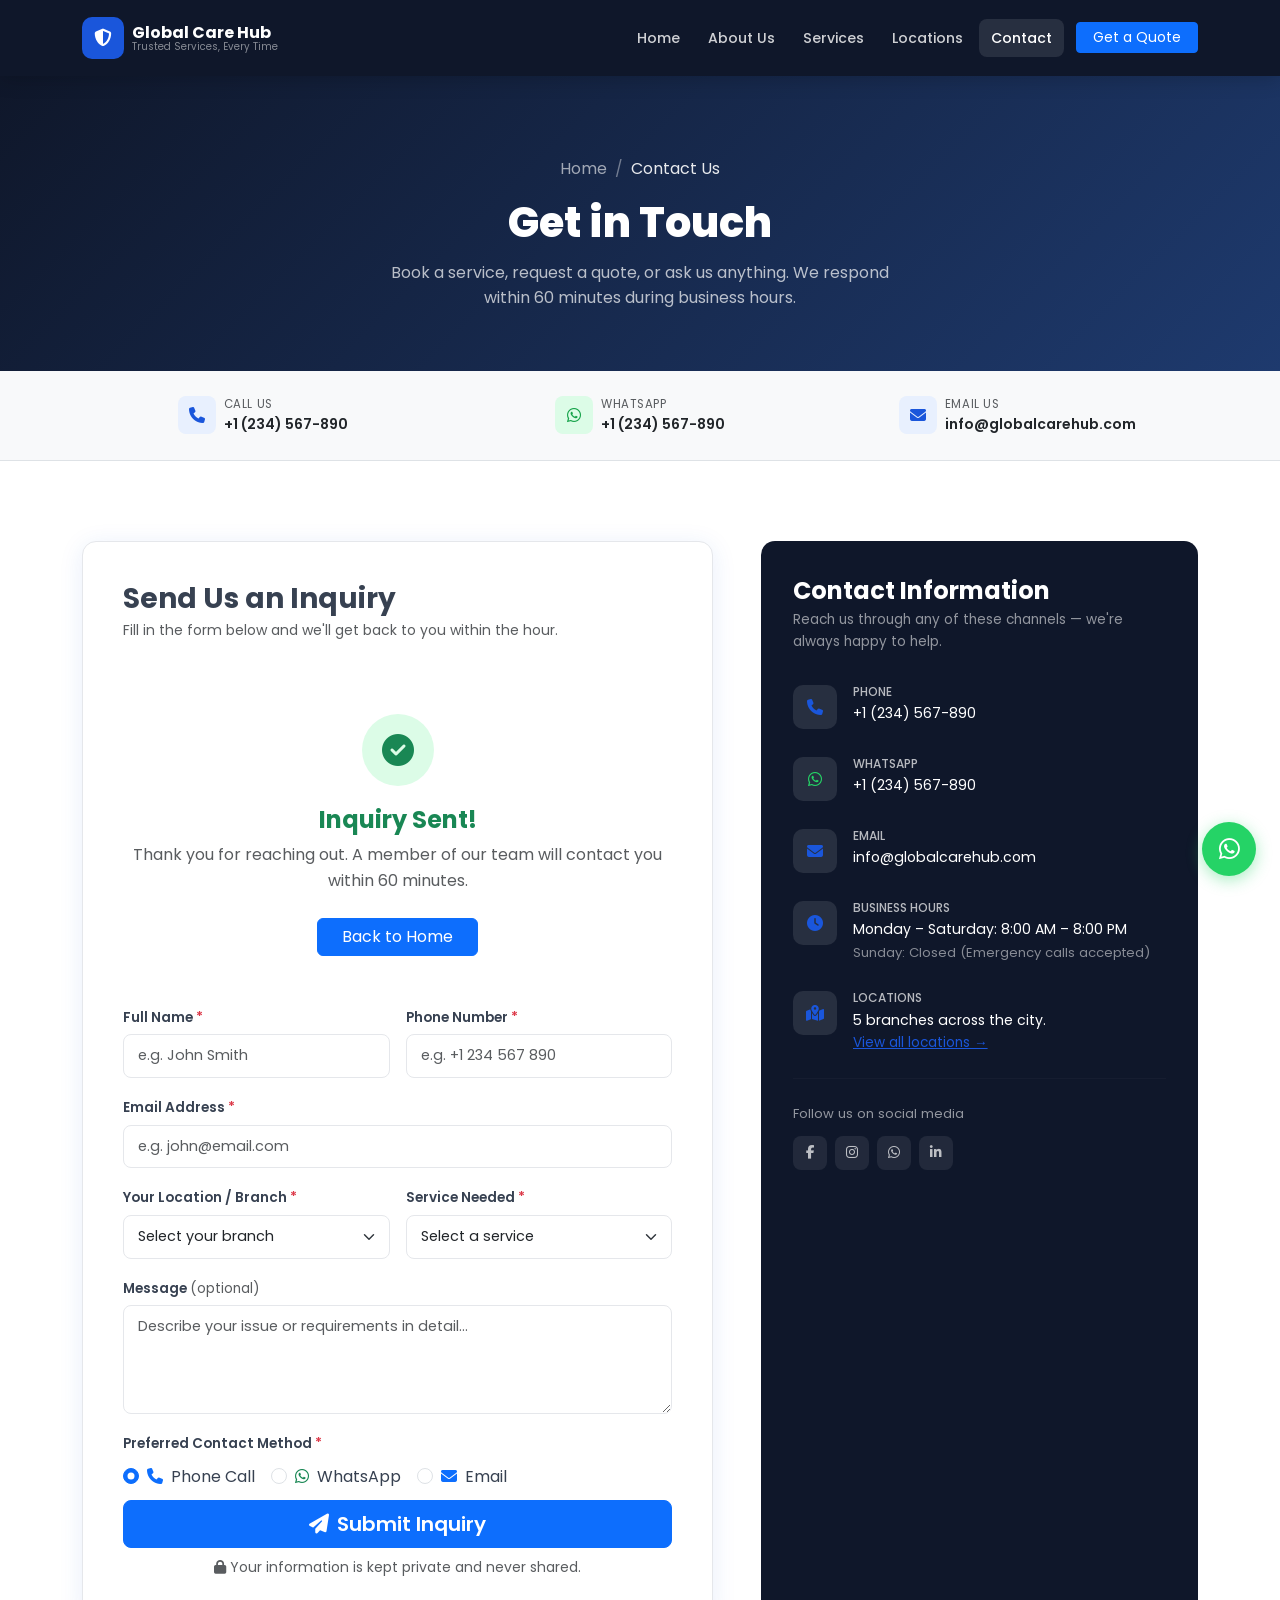
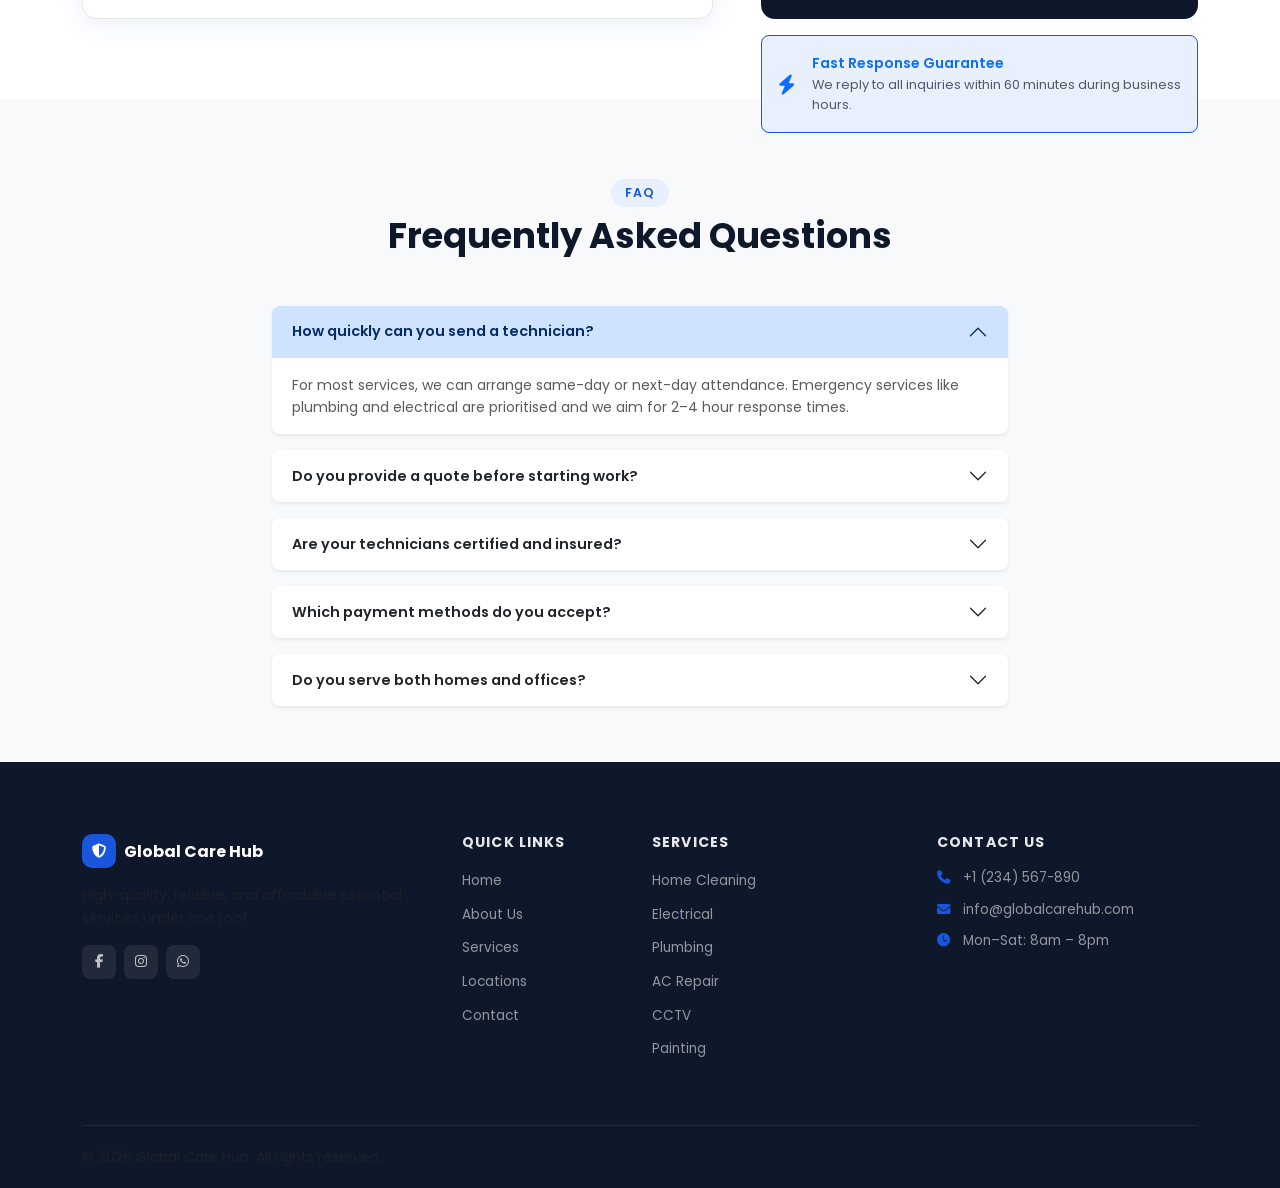
<file: demo/contact.html>
<!DOCTYPE html>
<html lang="en">
<head>
  <meta charset="UTF-8" />
  <meta name="viewport" content="width=device-width, initial-scale=1.0" />
  <title>Contact Us — Global Care Hub</title>
  <link rel="stylesheet" href="https://cdn.jsdelivr.net/npm/bootstrap@5.3.3/dist/css/bootstrap.min.css" />
  <link rel="stylesheet" href="https://cdnjs.cloudflare.com/ajax/libs/font-awesome/6.5.0/css/all.min.css" />
  <link href="https://fonts.googleapis.com/css2?family=Poppins:wght@300;400;500;600;700;800&display=swap" rel="stylesheet" />
  <link rel="stylesheet" href="assets/style.css" />
</head>
<body>

<!-- NAVBAR -->
<nav class="navbar navbar-expand-lg navbar-dark sticky-top" id="mainNav">
  <div class="container">
    <a class="navbar-brand d-flex align-items-center gap-2" href="index.html">
      <div class="brand-icon"><i class="fa-solid fa-shield-halved"></i></div>
      <div><div class="brand-name">Global Care Hub</div><div class="brand-tagline">Trusted Services, Every Time</div></div>
    </a>
    <button class="navbar-toggler" type="button" data-bs-toggle="collapse" data-bs-target="#navMenu"><span class="navbar-toggler-icon"></span></button>
    <div class="collapse navbar-collapse" id="navMenu">
      <ul class="navbar-nav ms-auto align-items-lg-center gap-1">
        <li class="nav-item"><a class="nav-link" href="index.html">Home</a></li>
        <li class="nav-item"><a class="nav-link" href="about.html">About Us</a></li>
        <li class="nav-item"><a class="nav-link" href="services.html">Services</a></li>
        <li class="nav-item"><a class="nav-link" href="locations.html">Locations</a></li>
        <li class="nav-item"><a class="nav-link active" href="contact.html">Contact</a></li>
        <li class="nav-item ms-lg-2"><a href="contact.html" class="btn btn-primary btn-sm px-3">Get a Quote</a></li>
      </ul>
    </div>
  </div>
</nav>

<!-- PAGE HERO -->
<section class="page-hero">
  <div class="container">
    <nav aria-label="breadcrumb" class="mb-3">
      <ol class="breadcrumb">
        <li class="breadcrumb-item"><a href="index.html">Home</a></li>
        <li class="breadcrumb-item active">Contact Us</li>
      </ol>
    </nav>
    <h1>Get in Touch</h1>
    <p>Book a service, request a quote, or ask us anything. We respond within 60 minutes during business hours.</p>
  </div>
</section>

<!-- QUICK CONTACT STRIP -->
<section class="py-4 bg-light border-bottom">
  <div class="container">
    <div class="row g-3 text-center">
      <div class="col-sm-4">
        <a href="tel:+1234567890" class="text-decoration-none d-flex align-items-center justify-content-center gap-2 text-dark">
          <div style="width:38px;height:38px;background:var(--primary-light);border-radius:8px;display:flex;align-items:center;justify-content:center;color:var(--primary);">
            <i class="fa-solid fa-phone"></i>
          </div>
          <div class="text-start">
            <div class="small text-muted" style="font-size:0.72rem;text-transform:uppercase;letter-spacing:.05em">Call Us</div>
            <div class="fw-semibold" style="font-size:0.88rem">+1 (234) 567-890</div>
          </div>
        </a>
      </div>
      <div class="col-sm-4">
        <a href="https://wa.me/1234567890" target="_blank" class="text-decoration-none d-flex align-items-center justify-content-center gap-2 text-dark">
          <div style="width:38px;height:38px;background:#dcfce7;border-radius:8px;display:flex;align-items:center;justify-content:center;color:#16a34a;">
            <i class="fab fa-whatsapp"></i>
          </div>
          <div class="text-start">
            <div class="small text-muted" style="font-size:0.72rem;text-transform:uppercase;letter-spacing:.05em">WhatsApp</div>
            <div class="fw-semibold" style="font-size:0.88rem">+1 (234) 567-890</div>
          </div>
        </a>
      </div>
      <div class="col-sm-4">
        <a href="mailto:info@globalcarehub.com" class="text-decoration-none d-flex align-items-center justify-content-center gap-2 text-dark">
          <div style="width:38px;height:38px;background:var(--primary-light);border-radius:8px;display:flex;align-items:center;justify-content:center;color:var(--primary);">
            <i class="fa-solid fa-envelope"></i>
          </div>
          <div class="text-start">
            <div class="small text-muted" style="font-size:0.72rem;text-transform:uppercase;letter-spacing:.05em">Email Us</div>
            <div class="fw-semibold" style="font-size:0.88rem">info@globalcarehub.com</div>
          </div>
        </a>
      </div>
    </div>
  </div>
</section>

<!-- FORM + INFO -->
<section class="section-pad">
  <div class="container">
    <div class="row g-5">

      <!-- FORM -->
      <div class="col-lg-7">
        <div class="contact-form-wrap">
          <h3 class="fw-bold mb-1">Send Us an Inquiry</h3>
          <p class="text-muted small mb-4">Fill in the form below and we'll get back to you within the hour.</p>

          <!-- Success Message -->
          <div id="successMsg" class="success-msg">
            <div class="text-center py-5">
              <div style="width:72px;height:72px;background:#dcfce7;border-radius:50%;display:flex;align-items:center;justify-content:center;margin:0 auto 20px;">
                <i class="fa-solid fa-circle-check fa-2x text-success"></i>
              </div>
              <h4 class="fw-bold text-success mb-2">Inquiry Sent!</h4>
              <p class="text-muted mb-4">Thank you for reaching out. A member of our team will contact you within 60 minutes.</p>
              <a href="index.html" class="btn btn-primary px-4">Back to Home</a>
            </div>
          </div>

          <form id="inquiryForm" novalidate>
            <div class="row g-3">

              <div class="col-sm-6">
                <label class="form-label">Full Name <span class="text-danger">*</span></label>
                <input type="text" class="form-control" placeholder="e.g. John Smith" required />
              </div>

              <div class="col-sm-6">
                <label class="form-label">Phone Number <span class="text-danger">*</span></label>
                <input type="tel" class="form-control" placeholder="e.g. +1 234 567 890" required />
              </div>

              <div class="col-12">
                <label class="form-label">Email Address <span class="text-danger">*</span></label>
                <input type="email" class="form-control" placeholder="e.g. john@email.com" required />
              </div>

              <div class="col-sm-6">
                <label class="form-label">Your Location / Branch <span class="text-danger">*</span></label>
                <select class="form-select" required>
                  <option value="" disabled selected>Select your branch</option>
                  <option>Downtown Branch — Central District</option>
                  <option>Northside Branch — North District</option>
                  <option>Eastside Branch — East District</option>
                  <option>Westside Branch — West District</option>
                  <option>Southside Branch — South District</option>
                  <option>Not sure / Other</option>
                </select>
              </div>

              <div class="col-sm-6">
                <label class="form-label">Service Needed <span class="text-danger">*</span></label>
                <select class="form-select" required>
                  <option value="" disabled selected>Select a service</option>
                  <optgroup label="Home Services">
                    <option>Home Cleaning</option>
                    <option>Electrical (Home)</option>
                    <option>Plumbing</option>
                    <option>AC Repair / Servicing</option>
                    <option>CCTV / Camera Installation</option>
                  </optgroup>
                  <optgroup label="Office Services">
                    <option>Office Cleaning</option>
                    <option>Electrical (Office)</option>
                    <option>Painting</option>
                  </optgroup>
                  <option>Not sure — need advice</option>
                </select>
              </div>

              <div class="col-12">
                <label class="form-label">Message <span class="text-muted fw-normal">(optional)</span></label>
                <textarea class="form-control" rows="4" placeholder="Describe your issue or requirements in detail..."></textarea>
              </div>

              <div class="col-12">
                <label class="form-label">Preferred Contact Method <span class="text-danger">*</span></label>
                <div class="d-flex flex-wrap gap-3 mt-1">
                  <div class="form-check">
                    <input class="form-check-input" type="radio" name="contact_method" id="cm_phone" value="phone" checked />
                    <label class="form-check-label" for="cm_phone"><i class="fa-solid fa-phone me-1 text-primary"></i> Phone Call</label>
                  </div>
                  <div class="form-check">
                    <input class="form-check-input" type="radio" name="contact_method" id="cm_whatsapp" value="whatsapp" />
                    <label class="form-check-label" for="cm_whatsapp"><i class="fab fa-whatsapp me-1 text-success"></i> WhatsApp</label>
                  </div>
                  <div class="form-check">
                    <input class="form-check-input" type="radio" name="contact_method" id="cm_email" value="email" />
                    <label class="form-check-label" for="cm_email"><i class="fa-solid fa-envelope me-1 text-primary"></i> Email</label>
                  </div>
                </div>
              </div>

              <div class="col-12 mt-2">
                <button type="submit" class="btn btn-primary btn-lg w-100 fw-semibold">
                  <i class="fa-solid fa-paper-plane me-2"></i>Submit Inquiry
                </button>
                <p class="text-muted text-center small mt-2 mb-0">
                  <i class="fa-solid fa-lock me-1"></i>Your information is kept private and never shared.
                </p>
              </div>

            </div>
          </form>
        </div>
      </div>

      <!-- CONTACT INFO -->
      <div class="col-lg-5">
        <div class="contact-info-card">
          <h4 class="fw-bold text-white mb-1">Contact Information</h4>
          <p style="color:rgba(255,255,255,0.55);font-size:0.85rem;margin-bottom:32px;">Reach us through any of these channels — we're always happy to help.</p>

          <div class="contact-info-item">
            <div class="contact-info-icon"><i class="fa-solid fa-phone"></i></div>
            <div>
              <h6>Phone</h6>
              <p>+1 (234) 567-890</p>
            </div>
          </div>

          <div class="contact-info-item">
            <div class="contact-info-icon" style="color:#25D366"><i class="fab fa-whatsapp"></i></div>
            <div>
              <h6>WhatsApp</h6>
              <p>+1 (234) 567-890</p>
            </div>
          </div>

          <div class="contact-info-item">
            <div class="contact-info-icon"><i class="fa-solid fa-envelope"></i></div>
            <div>
              <h6>Email</h6>
              <p>info@globalcarehub.com</p>
            </div>
          </div>

          <div class="contact-info-item">
            <div class="contact-info-icon"><i class="fa-solid fa-clock"></i></div>
            <div>
              <h6>Business Hours</h6>
              <p>Monday – Saturday: 8:00 AM – 8:00 PM<br><span style="color:rgba(255,255,255,0.5);font-size:0.82rem">Sunday: Closed (Emergency calls accepted)</span></p>
            </div>
          </div>

          <div class="contact-info-item mb-0">
            <div class="contact-info-icon"><i class="fa-solid fa-map-location-dot"></i></div>
            <div>
              <h6>Locations</h6>
              <p>5 branches across the city.<br><a href="locations.html" style="color:var(--primary);font-size:0.85rem">View all locations →</a></p>
            </div>
          </div>

          <hr style="border-color:rgba(255,255,255,0.1);margin:24px 0" />

          <div>
            <p style="color:rgba(255,255,255,0.55);font-size:0.82rem;margin-bottom:12px;">Follow us on social media</p>
            <div class="social-links">
              <a href="#" class="social-link"><i class="fab fa-facebook-f"></i></a>
              <a href="#" class="social-link"><i class="fab fa-instagram"></i></a>
              <a href="#" class="social-link"><i class="fab fa-whatsapp"></i></a>
              <a href="#" class="social-link"><i class="fab fa-linkedin-in"></i></a>
            </div>
          </div>
        </div>

        <!-- Response time badge -->
        <div class="mt-3 p-3 rounded-3 d-flex align-items-center gap-3" style="background:var(--primary-light);border:1.5px solid var(--primary)">
          <i class="fa-solid fa-bolt text-primary fa-lg"></i>
          <div>
            <div class="fw-semibold text-primary" style="font-size:0.88rem">Fast Response Guarantee</div>
            <div class="text-muted" style="font-size:0.8rem">We reply to all inquiries within 60 minutes during business hours.</div>
          </div>
        </div>
      </div>

    </div>
  </div>
</section>

<!-- FAQ -->
<section class="section-pad bg-light">
  <div class="container">
    <div class="section-header text-center mb-5">
      <span class="section-badge">FAQ</span>
      <h2 class="section-title mt-2">Frequently Asked Questions</h2>
    </div>
    <div class="row justify-content-center">
      <div class="col-lg-8">
        <div class="accordion" id="faqAccordion">
          <div class="accordion-item border-0 mb-3 rounded-3 overflow-hidden shadow-sm">
            <h2 class="accordion-header">
              <button class="accordion-button fw-semibold" type="button" data-bs-toggle="collapse" data-bs-target="#faq1" style="font-size:0.9rem">
                How quickly can you send a technician?
              </button>
            </h2>
            <div id="faq1" class="accordion-collapse collapse show" data-bs-parent="#faqAccordion">
              <div class="accordion-body text-muted small">For most services, we can arrange same-day or next-day attendance. Emergency services like plumbing and electrical are prioritised and we aim for 2–4 hour response times.</div>
            </div>
          </div>
          <div class="accordion-item border-0 mb-3 rounded-3 overflow-hidden shadow-sm">
            <h2 class="accordion-header">
              <button class="accordion-button collapsed fw-semibold" type="button" data-bs-toggle="collapse" data-bs-target="#faq2" style="font-size:0.9rem">
                Do you provide a quote before starting work?
              </button>
            </h2>
            <div id="faq2" class="accordion-collapse collapse" data-bs-parent="#faqAccordion">
              <div class="accordion-body text-muted small">Yes, always. We provide a clear, transparent quote before any work begins. There are no hidden fees or surprise charges.</div>
            </div>
          </div>
          <div class="accordion-item border-0 mb-3 rounded-3 overflow-hidden shadow-sm">
            <h2 class="accordion-header">
              <button class="accordion-button collapsed fw-semibold" type="button" data-bs-toggle="collapse" data-bs-target="#faq3" style="font-size:0.9rem">
                Are your technicians certified and insured?
              </button>
            </h2>
            <div id="faq3" class="accordion-collapse collapse" data-bs-parent="#faqAccordion">
              <div class="accordion-body text-muted small">All our professionals are fully vetted, certified in their trade, and covered by liability insurance. You're in safe hands.</div>
            </div>
          </div>
          <div class="accordion-item border-0 mb-3 rounded-3 overflow-hidden shadow-sm">
            <h2 class="accordion-header">
              <button class="accordion-button collapsed fw-semibold" type="button" data-bs-toggle="collapse" data-bs-target="#faq4" style="font-size:0.9rem">
                Which payment methods do you accept?
              </button>
            </h2>
            <div id="faq4" class="accordion-collapse collapse" data-bs-parent="#faqAccordion">
              <div class="accordion-body text-muted small">We accept cash, bank transfer, and major credit/debit cards. Payment is collected after the job is completed to your satisfaction.</div>
            </div>
          </div>
          <div class="accordion-item border-0 rounded-3 overflow-hidden shadow-sm">
            <h2 class="accordion-header">
              <button class="accordion-button collapsed fw-semibold" type="button" data-bs-toggle="collapse" data-bs-target="#faq5" style="font-size:0.9rem">
                Do you serve both homes and offices?
              </button>
            </h2>
            <div id="faq5" class="accordion-collapse collapse" data-bs-parent="#faqAccordion">
              <div class="accordion-body text-muted small">Absolutely. We have dedicated teams for both residential and commercial clients. Our office services cover cleaning, electrical work, and painting for businesses of all sizes.</div>
            </div>
          </div>
        </div>
      </div>
    </div>
  </div>
</section>

<!-- FOOTER -->
<footer class="footer">
  <div class="container">
    <div class="row g-4 py-5">
      <div class="col-lg-4">
        <div class="d-flex align-items-center gap-2 mb-3">
          <div class="brand-icon brand-icon-sm"><i class="fa-solid fa-shield-halved"></i></div>
          <div class="brand-name text-white">Global Care Hub</div>
        </div>
        <p class="text-muted small">High-quality, reliable, and affordable essential services under one roof.</p>
        <div class="social-links mt-3">
          <a href="#" class="social-link"><i class="fab fa-facebook-f"></i></a>
          <a href="#" class="social-link"><i class="fab fa-instagram"></i></a>
          <a href="#" class="social-link"><i class="fab fa-whatsapp"></i></a>
        </div>
      </div>
      <div class="col-sm-6 col-lg-2">
        <h6 class="footer-heading">Quick Links</h6>
        <ul class="footer-links">
          <li><a href="index.html">Home</a></li>
          <li><a href="about.html">About Us</a></li>
          <li><a href="services.html">Services</a></li>
          <li><a href="locations.html">Locations</a></li>
          <li><a href="contact.html">Contact</a></li>
        </ul>
      </div>
      <div class="col-sm-6 col-lg-3">
        <h6 class="footer-heading">Services</h6>
        <ul class="footer-links">
          <li><a href="services.html#cleaning">Home Cleaning</a></li>
          <li><a href="services.html#electrical">Electrical</a></li>
          <li><a href="services.html#plumbing">Plumbing</a></li>
          <li><a href="services.html#ac-repair">AC Repair</a></li>
          <li><a href="services.html#cctv">CCTV</a></li>
          <li><a href="services.html#painting">Painting</a></li>
        </ul>
      </div>
      <div class="col-lg-3">
        <h6 class="footer-heading">Contact Us</h6>
        <ul class="footer-contact">
          <li><i class="fa-solid fa-phone"></i><span>+1 (234) 567-890</span></li>
          <li><i class="fa-solid fa-envelope"></i><span>info@globalcarehub.com</span></li>
          <li><i class="fa-solid fa-clock"></i><span>Mon–Sat: 8am – 8pm</span></li>
        </ul>
      </div>
    </div>
    <div class="footer-bottom">
      <p class="mb-0 small text-muted">&copy; 2026 Global Care Hub. All rights reserved.</p>
    </div>
  </div>
</footer>

<a href="https://wa.me/1234567890" class="whatsapp-float" target="_blank"><i class="fab fa-whatsapp"></i></a>
<script src="https://cdn.jsdelivr.net/npm/bootstrap@5.3.3/dist/js/bootstrap.bundle.min.js"></script>
<script src="assets/main.js"></script>
</body>
</html>
</file>
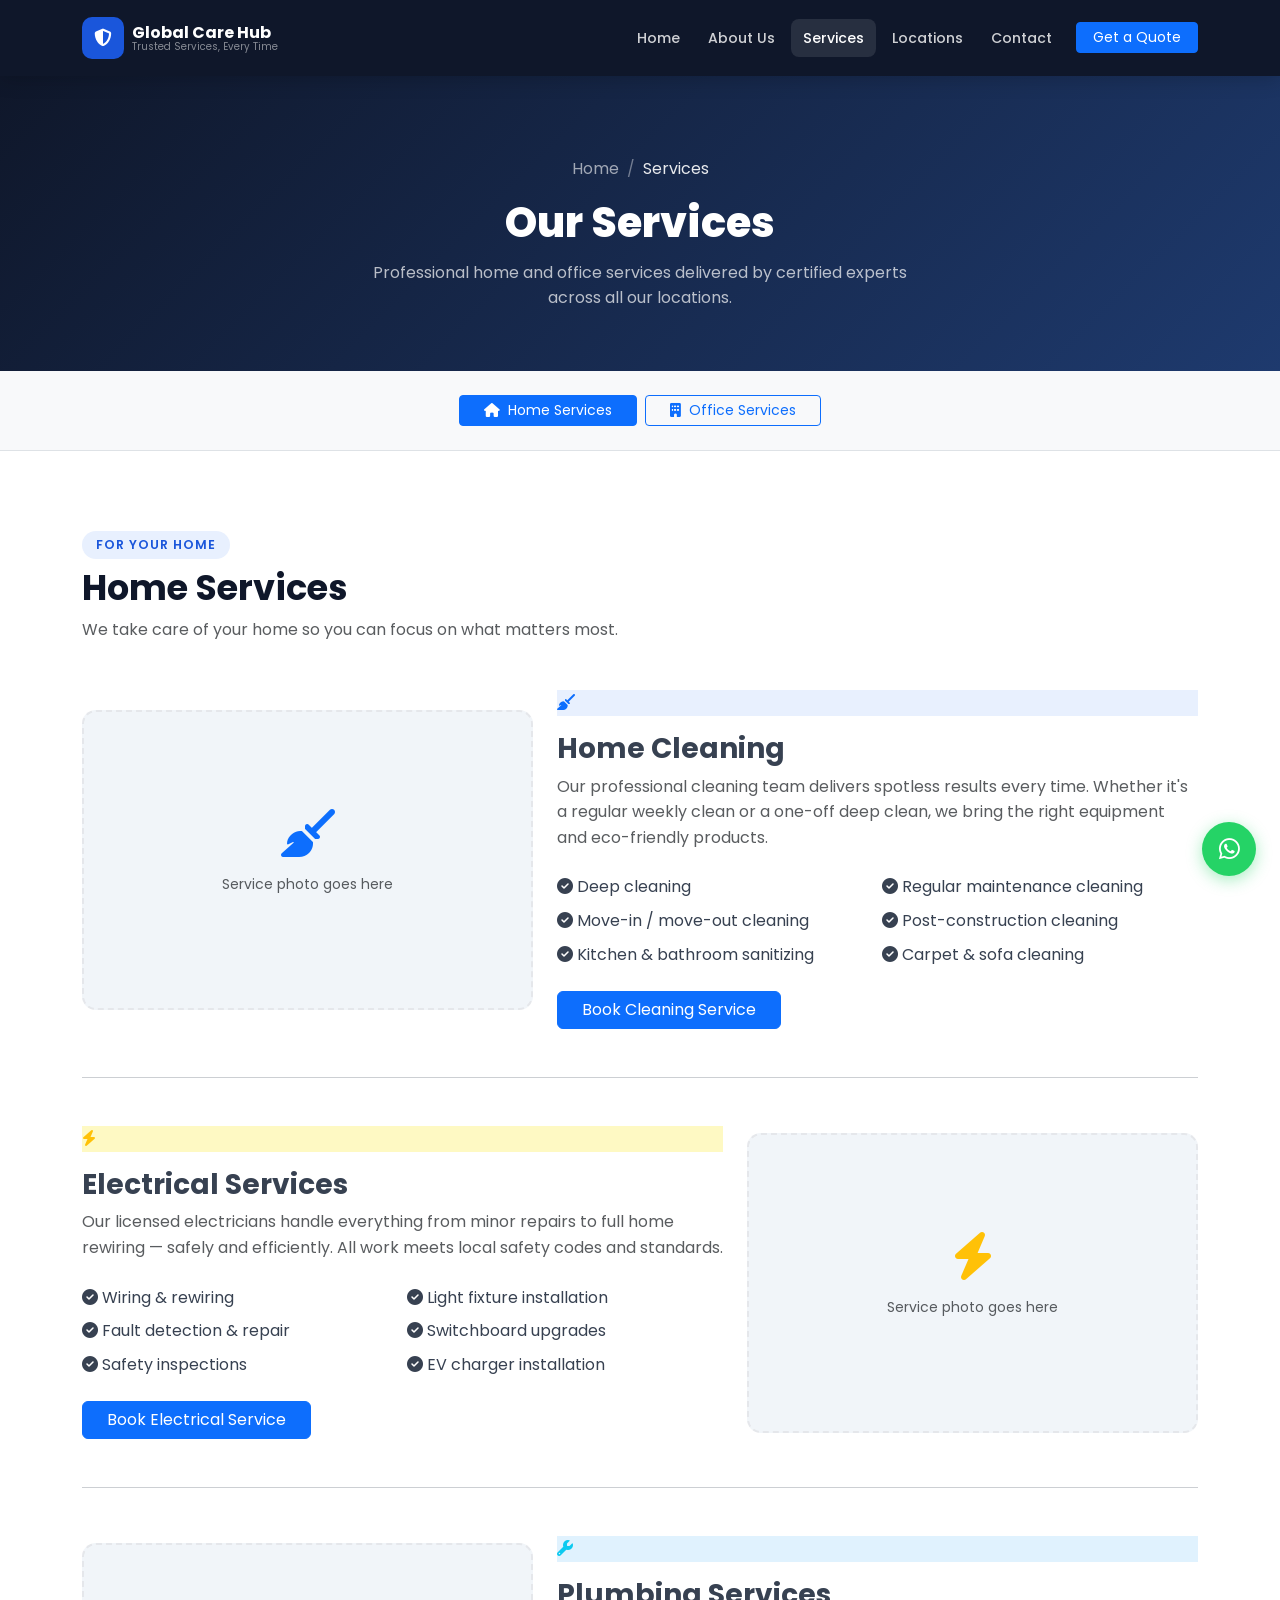
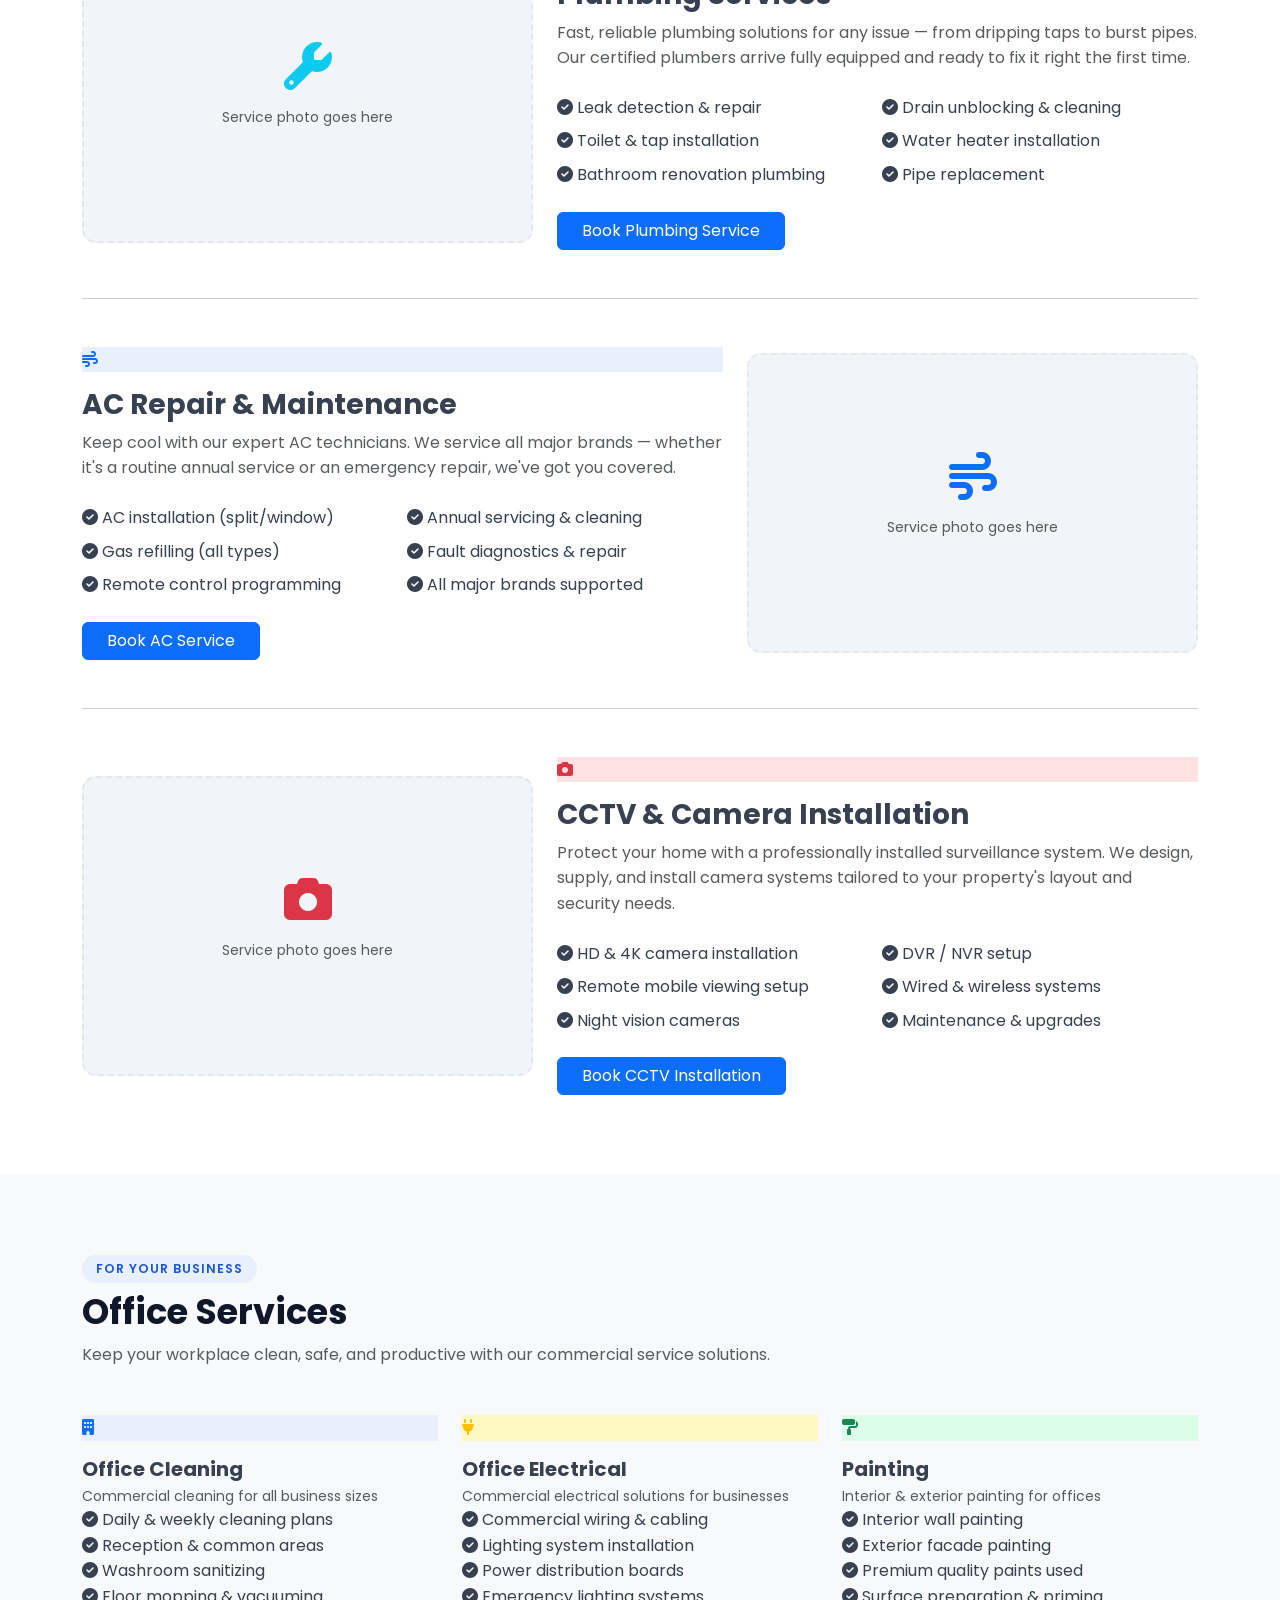
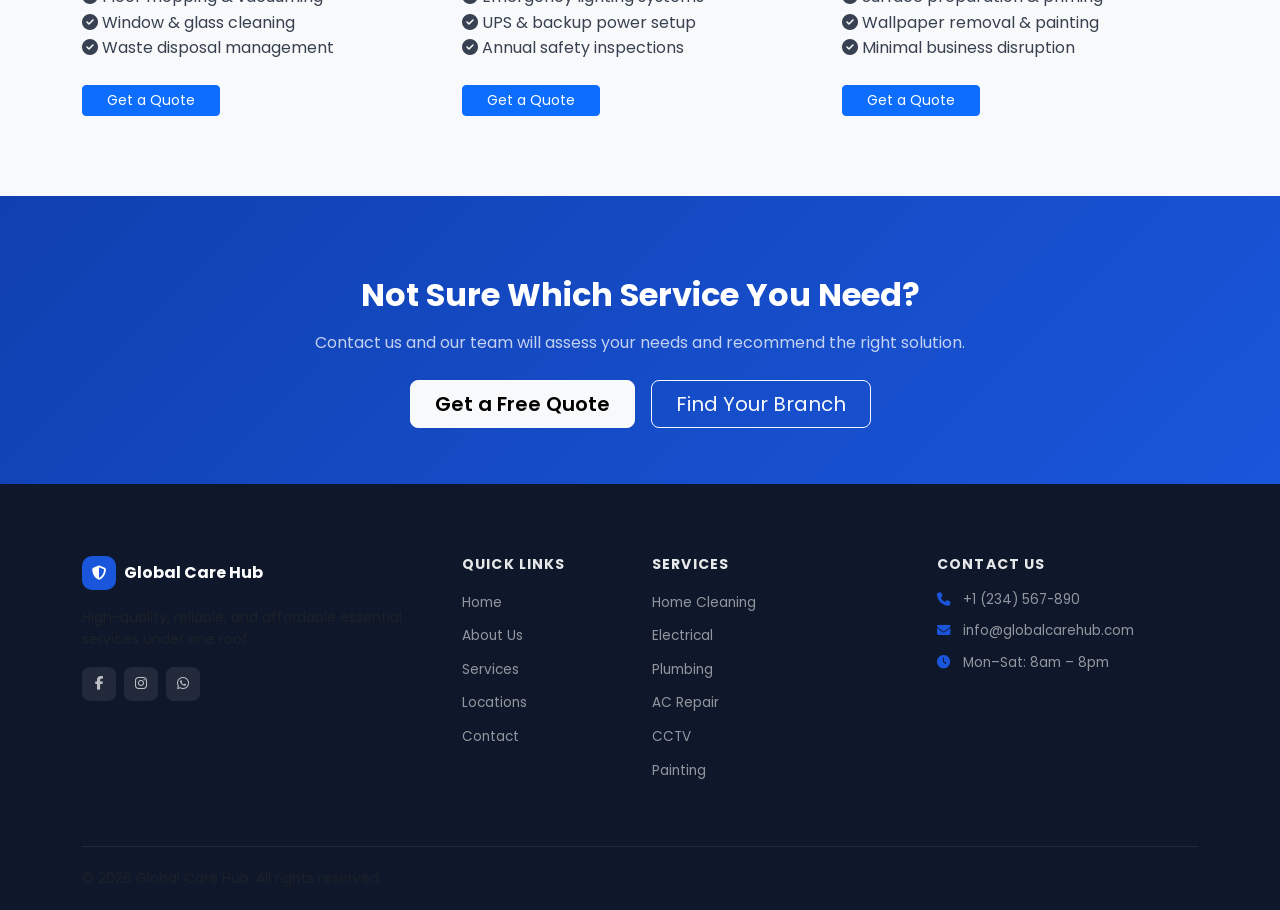
<file: demo/services.html>
<!DOCTYPE html>
<html lang="en">
<head>
  <meta charset="UTF-8" />
  <meta name="viewport" content="width=device-width, initial-scale=1.0" />
  <title>Services — Global Care Hub</title>
  <link rel="stylesheet" href="https://cdn.jsdelivr.net/npm/bootstrap@5.3.3/dist/css/bootstrap.min.css" />
  <link rel="stylesheet" href="https://cdnjs.cloudflare.com/ajax/libs/font-awesome/6.5.0/css/all.min.css" />
  <link href="https://fonts.googleapis.com/css2?family=Poppins:wght@300;400;500;600;700;800&display=swap" rel="stylesheet" />
  <link rel="stylesheet" href="assets/style.css" />
</head>
<body>

<!-- NAVBAR -->
<nav class="navbar navbar-expand-lg navbar-dark sticky-top" id="mainNav">
  <div class="container">
    <a class="navbar-brand d-flex align-items-center gap-2" href="index.html">
      <div class="brand-icon"><i class="fa-solid fa-shield-halved"></i></div>
      <div><div class="brand-name">Global Care Hub</div><div class="brand-tagline">Trusted Services, Every Time</div></div>
    </a>
    <button class="navbar-toggler" type="button" data-bs-toggle="collapse" data-bs-target="#navMenu"><span class="navbar-toggler-icon"></span></button>
    <div class="collapse navbar-collapse" id="navMenu">
      <ul class="navbar-nav ms-auto align-items-lg-center gap-1">
        <li class="nav-item"><a class="nav-link" href="index.html">Home</a></li>
        <li class="nav-item"><a class="nav-link" href="about.html">About Us</a></li>
        <li class="nav-item"><a class="nav-link active" href="services.html">Services</a></li>
        <li class="nav-item"><a class="nav-link" href="locations.html">Locations</a></li>
        <li class="nav-item"><a class="nav-link" href="contact.html">Contact</a></li>
        <li class="nav-item ms-lg-2"><a href="contact.html" class="btn btn-primary btn-sm px-3">Get a Quote</a></li>
      </ul>
    </div>
  </div>
</nav>

<!-- PAGE HERO -->
<section class="page-hero">
  <div class="container">
    <nav aria-label="breadcrumb" class="mb-3">
      <ol class="breadcrumb">
        <li class="breadcrumb-item"><a href="index.html">Home</a></li>
        <li class="breadcrumb-item active">Services</li>
      </ol>
    </nav>
    <h1>Our Services</h1>
    <p>Professional home and office services delivered by certified experts across all our locations.</p>
  </div>
</section>

<!-- FILTER TABS -->
<section class="py-4 bg-light border-bottom sticky-tabs">
  <div class="container">
    <div class="d-flex flex-wrap gap-2 justify-content-center">
      <a href="#home-services" class="btn btn-primary btn-sm px-4"><i class="fa-solid fa-house me-2"></i>Home Services</a>
      <a href="#office-services" class="btn btn-outline-primary btn-sm px-4"><i class="fa-solid fa-building me-2"></i>Office Services</a>
    </div>
  </div>
</section>

<!-- HOME SERVICES -->
<section class="section-pad" id="home-services">
  <div class="container">
    <div class="section-header mb-5">
      <span class="section-badge">For Your Home</span>
      <h2 class="section-title mt-2">Home Services</h2>
      <p class="text-muted">We take care of your home so you can focus on what matters most.</p>
    </div>

    <!-- Cleaning -->
    <div class="row g-4 mb-5 align-items-center" id="cleaning">
      <div class="col-lg-5">
        <div class="why-img-placeholder" style="height:300px;border-radius:14px">
          <i class="fa-solid fa-broom fa-3x text-primary mb-3"></i>
          <p class="text-muted small">Service photo goes here</p>
        </div>
      </div>
      <div class="col-lg-7">
        <div class="service-icon bg-primary-soft mb-3"><i class="fa-solid fa-broom text-primary"></i></div>
        <h3 class="fw-bold mb-2">Home Cleaning</h3>
        <p class="text-muted mb-4">Our professional cleaning team delivers spotless results every time. Whether it's a regular weekly clean or a one-off deep clean, we bring the right equipment and eco-friendly products.</p>
        <div class="row g-2 mb-4">
          <div class="col-sm-6"><div class="service-feature"><i class="fa-solid fa-check-circle"></i> Deep cleaning</div></div>
          <div class="col-sm-6"><div class="service-feature"><i class="fa-solid fa-check-circle"></i> Regular maintenance cleaning</div></div>
          <div class="col-sm-6"><div class="service-feature"><i class="fa-solid fa-check-circle"></i> Move-in / move-out cleaning</div></div>
          <div class="col-sm-6"><div class="service-feature"><i class="fa-solid fa-check-circle"></i> Post-construction cleaning</div></div>
          <div class="col-sm-6"><div class="service-feature"><i class="fa-solid fa-check-circle"></i> Kitchen & bathroom sanitizing</div></div>
          <div class="col-sm-6"><div class="service-feature"><i class="fa-solid fa-check-circle"></i> Carpet & sofa cleaning</div></div>
        </div>
        <a href="contact.html" class="btn btn-primary px-4">Book Cleaning Service</a>
      </div>
    </div>

    <hr class="my-5" />

    <!-- Electrical -->
    <div class="row g-4 mb-5 align-items-center flex-lg-row-reverse" id="electrical">
      <div class="col-lg-5">
        <div class="why-img-placeholder" style="height:300px;border-radius:14px">
          <i class="fa-solid fa-bolt fa-3x text-warning mb-3"></i>
          <p class="text-muted small">Service photo goes here</p>
        </div>
      </div>
      <div class="col-lg-7">
        <div class="service-icon bg-warning-soft mb-3"><i class="fa-solid fa-bolt text-warning"></i></div>
        <h3 class="fw-bold mb-2">Electrical Services</h3>
        <p class="text-muted mb-4">Our licensed electricians handle everything from minor repairs to full home rewiring — safely and efficiently. All work meets local safety codes and standards.</p>
        <div class="row g-2 mb-4">
          <div class="col-sm-6"><div class="service-feature"><i class="fa-solid fa-check-circle"></i> Wiring & rewiring</div></div>
          <div class="col-sm-6"><div class="service-feature"><i class="fa-solid fa-check-circle"></i> Light fixture installation</div></div>
          <div class="col-sm-6"><div class="service-feature"><i class="fa-solid fa-check-circle"></i> Fault detection & repair</div></div>
          <div class="col-sm-6"><div class="service-feature"><i class="fa-solid fa-check-circle"></i> Switchboard upgrades</div></div>
          <div class="col-sm-6"><div class="service-feature"><i class="fa-solid fa-check-circle"></i> Safety inspections</div></div>
          <div class="col-sm-6"><div class="service-feature"><i class="fa-solid fa-check-circle"></i> EV charger installation</div></div>
        </div>
        <a href="contact.html" class="btn btn-primary px-4">Book Electrical Service</a>
      </div>
    </div>

    <hr class="my-5" />

    <!-- Plumbing -->
    <div class="row g-4 mb-5 align-items-center" id="plumbing">
      <div class="col-lg-5">
        <div class="why-img-placeholder" style="height:300px;border-radius:14px">
          <i class="fa-solid fa-wrench fa-3x text-info mb-3"></i>
          <p class="text-muted small">Service photo goes here</p>
        </div>
      </div>
      <div class="col-lg-7">
        <div class="service-icon bg-info-soft mb-3"><i class="fa-solid fa-wrench text-info"></i></div>
        <h3 class="fw-bold mb-2">Plumbing Services</h3>
        <p class="text-muted mb-4">Fast, reliable plumbing solutions for any issue — from dripping taps to burst pipes. Our certified plumbers arrive fully equipped and ready to fix it right the first time.</p>
        <div class="row g-2 mb-4">
          <div class="col-sm-6"><div class="service-feature"><i class="fa-solid fa-check-circle"></i> Leak detection & repair</div></div>
          <div class="col-sm-6"><div class="service-feature"><i class="fa-solid fa-check-circle"></i> Drain unblocking & cleaning</div></div>
          <div class="col-sm-6"><div class="service-feature"><i class="fa-solid fa-check-circle"></i> Toilet & tap installation</div></div>
          <div class="col-sm-6"><div class="service-feature"><i class="fa-solid fa-check-circle"></i> Water heater installation</div></div>
          <div class="col-sm-6"><div class="service-feature"><i class="fa-solid fa-check-circle"></i> Bathroom renovation plumbing</div></div>
          <div class="col-sm-6"><div class="service-feature"><i class="fa-solid fa-check-circle"></i> Pipe replacement</div></div>
        </div>
        <a href="contact.html" class="btn btn-primary px-4">Book Plumbing Service</a>
      </div>
    </div>

    <hr class="my-5" />

    <!-- AC Repair -->
    <div class="row g-4 mb-5 align-items-center flex-lg-row-reverse" id="ac-repair">
      <div class="col-lg-5">
        <div class="why-img-placeholder" style="height:300px;border-radius:14px">
          <i class="fa-solid fa-wind fa-3x text-primary mb-3"></i>
          <p class="text-muted small">Service photo goes here</p>
        </div>
      </div>
      <div class="col-lg-7">
        <div class="service-icon bg-primary-soft mb-3"><i class="fa-solid fa-wind text-primary"></i></div>
        <h3 class="fw-bold mb-2">AC Repair & Maintenance</h3>
        <p class="text-muted mb-4">Keep cool with our expert AC technicians. We service all major brands — whether it's a routine annual service or an emergency repair, we've got you covered.</p>
        <div class="row g-2 mb-4">
          <div class="col-sm-6"><div class="service-feature"><i class="fa-solid fa-check-circle"></i> AC installation (split/window)</div></div>
          <div class="col-sm-6"><div class="service-feature"><i class="fa-solid fa-check-circle"></i> Annual servicing & cleaning</div></div>
          <div class="col-sm-6"><div class="service-feature"><i class="fa-solid fa-check-circle"></i> Gas refilling (all types)</div></div>
          <div class="col-sm-6"><div class="service-feature"><i class="fa-solid fa-check-circle"></i> Fault diagnostics & repair</div></div>
          <div class="col-sm-6"><div class="service-feature"><i class="fa-solid fa-check-circle"></i> Remote control programming</div></div>
          <div class="col-sm-6"><div class="service-feature"><i class="fa-solid fa-check-circle"></i> All major brands supported</div></div>
        </div>
        <a href="contact.html" class="btn btn-primary px-4">Book AC Service</a>
      </div>
    </div>

    <hr class="my-5" />

    <!-- CCTV -->
    <div class="row g-4 align-items-center" id="cctv">
      <div class="col-lg-5">
        <div class="why-img-placeholder" style="height:300px;border-radius:14px">
          <i class="fa-solid fa-camera fa-3x text-danger mb-3"></i>
          <p class="text-muted small">Service photo goes here</p>
        </div>
      </div>
      <div class="col-lg-7">
        <div class="service-icon bg-danger-soft mb-3"><i class="fa-solid fa-camera text-danger"></i></div>
        <h3 class="fw-bold mb-2">CCTV & Camera Installation</h3>
        <p class="text-muted mb-4">Protect your home with a professionally installed surveillance system. We design, supply, and install camera systems tailored to your property's layout and security needs.</p>
        <div class="row g-2 mb-4">
          <div class="col-sm-6"><div class="service-feature"><i class="fa-solid fa-check-circle"></i> HD & 4K camera installation</div></div>
          <div class="col-sm-6"><div class="service-feature"><i class="fa-solid fa-check-circle"></i> DVR / NVR setup</div></div>
          <div class="col-sm-6"><div class="service-feature"><i class="fa-solid fa-check-circle"></i> Remote mobile viewing setup</div></div>
          <div class="col-sm-6"><div class="service-feature"><i class="fa-solid fa-check-circle"></i> Wired & wireless systems</div></div>
          <div class="col-sm-6"><div class="service-feature"><i class="fa-solid fa-check-circle"></i> Night vision cameras</div></div>
          <div class="col-sm-6"><div class="service-feature"><i class="fa-solid fa-check-circle"></i> Maintenance & upgrades</div></div>
        </div>
        <a href="contact.html" class="btn btn-primary px-4">Book CCTV Installation</a>
      </div>
    </div>
  </div>
</section>

<!-- OFFICE SERVICES -->
<section class="section-pad bg-light" id="office-services">
  <div class="container">
    <div class="section-header mb-5">
      <span class="section-badge">For Your Business</span>
      <h2 class="section-title mt-2">Office Services</h2>
      <p class="text-muted">Keep your workplace clean, safe, and productive with our commercial service solutions.</p>
    </div>
    <div class="row g-4">
      <!-- Office Cleaning -->
      <div class="col-md-6 col-lg-4" id="office-cleaning">
        <div class="service-detail-card h-100">
          <div class="service-detail-header">
            <div class="service-icon bg-primary-soft mb-3"><i class="fa-solid fa-building text-primary"></i></div>
            <h5 class="fw-bold mb-1">Office Cleaning</h5>
            <p class="text-muted small mb-0">Commercial cleaning for all business sizes</p>
          </div>
          <div class="service-detail-body">
            <div class="service-feature"><i class="fa-solid fa-check-circle"></i> Daily & weekly cleaning plans</div>
            <div class="service-feature"><i class="fa-solid fa-check-circle"></i> Reception & common areas</div>
            <div class="service-feature"><i class="fa-solid fa-check-circle"></i> Washroom sanitizing</div>
            <div class="service-feature"><i class="fa-solid fa-check-circle"></i> Floor mopping & vacuuming</div>
            <div class="service-feature"><i class="fa-solid fa-check-circle"></i> Window & glass cleaning</div>
            <div class="service-feature"><i class="fa-solid fa-check-circle"></i> Waste disposal management</div>
            <a href="contact.html" class="btn btn-primary btn-sm mt-4 px-4">Get a Quote</a>
          </div>
        </div>
      </div>
      <!-- Office Electrical -->
      <div class="col-md-6 col-lg-4" id="office-electrical">
        <div class="service-detail-card h-100">
          <div class="service-detail-header">
            <div class="service-icon bg-warning-soft mb-3"><i class="fa-solid fa-plug text-warning"></i></div>
            <h5 class="fw-bold mb-1">Office Electrical</h5>
            <p class="text-muted small mb-0">Commercial electrical solutions for businesses</p>
          </div>
          <div class="service-detail-body">
            <div class="service-feature"><i class="fa-solid fa-check-circle"></i> Commercial wiring & cabling</div>
            <div class="service-feature"><i class="fa-solid fa-check-circle"></i> Lighting system installation</div>
            <div class="service-feature"><i class="fa-solid fa-check-circle"></i> Power distribution boards</div>
            <div class="service-feature"><i class="fa-solid fa-check-circle"></i> Emergency lighting systems</div>
            <div class="service-feature"><i class="fa-solid fa-check-circle"></i> UPS & backup power setup</div>
            <div class="service-feature"><i class="fa-solid fa-check-circle"></i> Annual safety inspections</div>
            <a href="contact.html" class="btn btn-primary btn-sm mt-4 px-4">Get a Quote</a>
          </div>
        </div>
      </div>
      <!-- Painting -->
      <div class="col-md-6 col-lg-4" id="painting">
        <div class="service-detail-card h-100">
          <div class="service-detail-header">
            <div class="service-icon bg-success-soft mb-3"><i class="fa-solid fa-paint-roller text-success"></i></div>
            <h5 class="fw-bold mb-1">Painting</h5>
            <p class="text-muted small mb-0">Interior & exterior painting for offices</p>
          </div>
          <div class="service-detail-body">
            <div class="service-feature"><i class="fa-solid fa-check-circle"></i> Interior wall painting</div>
            <div class="service-feature"><i class="fa-solid fa-check-circle"></i> Exterior facade painting</div>
            <div class="service-feature"><i class="fa-solid fa-check-circle"></i> Premium quality paints used</div>
            <div class="service-feature"><i class="fa-solid fa-check-circle"></i> Surface preparation & priming</div>
            <div class="service-feature"><i class="fa-solid fa-check-circle"></i> Wallpaper removal & painting</div>
            <div class="service-feature"><i class="fa-solid fa-check-circle"></i> Minimal business disruption</div>
            <a href="contact.html" class="btn btn-primary btn-sm mt-4 px-4">Get a Quote</a>
          </div>
        </div>
      </div>
    </div>
  </div>
</section>

<!-- CTA -->
<section class="cta-section">
  <div class="container text-center">
    <h2 class="text-white fw-bold mb-3">Not Sure Which Service You Need?</h2>
    <p class="text-white-75 mb-4">Contact us and our team will assess your needs and recommend the right solution.</p>
    <div class="d-flex justify-content-center gap-3 flex-wrap">
      <a href="contact.html" class="btn btn-light btn-lg px-4 fw-semibold">Get a Free Quote</a>
      <a href="locations.html" class="btn btn-outline-light btn-lg px-4">Find Your Branch</a>
    </div>
  </div>
</section>

<!-- FOOTER -->
<footer class="footer">
  <div class="container">
    <div class="row g-4 py-5">
      <div class="col-lg-4">
        <div class="d-flex align-items-center gap-2 mb-3">
          <div class="brand-icon brand-icon-sm"><i class="fa-solid fa-shield-halved"></i></div>
          <div class="brand-name text-white">Global Care Hub</div>
        </div>
        <p class="text-muted small">High-quality, reliable, and affordable essential services under one roof.</p>
        <div class="social-links mt-3">
          <a href="#" class="social-link"><i class="fab fa-facebook-f"></i></a>
          <a href="#" class="social-link"><i class="fab fa-instagram"></i></a>
          <a href="#" class="social-link"><i class="fab fa-whatsapp"></i></a>
        </div>
      </div>
      <div class="col-sm-6 col-lg-2">
        <h6 class="footer-heading">Quick Links</h6>
        <ul class="footer-links">
          <li><a href="index.html">Home</a></li>
          <li><a href="about.html">About Us</a></li>
          <li><a href="services.html">Services</a></li>
          <li><a href="locations.html">Locations</a></li>
          <li><a href="contact.html">Contact</a></li>
        </ul>
      </div>
      <div class="col-sm-6 col-lg-3">
        <h6 class="footer-heading">Services</h6>
        <ul class="footer-links">
          <li><a href="#cleaning">Home Cleaning</a></li>
          <li><a href="#electrical">Electrical</a></li>
          <li><a href="#plumbing">Plumbing</a></li>
          <li><a href="#ac-repair">AC Repair</a></li>
          <li><a href="#cctv">CCTV</a></li>
          <li><a href="#painting">Painting</a></li>
        </ul>
      </div>
      <div class="col-lg-3">
        <h6 class="footer-heading">Contact Us</h6>
        <ul class="footer-contact">
          <li><i class="fa-solid fa-phone"></i><span>+1 (234) 567-890</span></li>
          <li><i class="fa-solid fa-envelope"></i><span>info@globalcarehub.com</span></li>
          <li><i class="fa-solid fa-clock"></i><span>Mon–Sat: 8am – 8pm</span></li>
        </ul>
      </div>
    </div>
    <div class="footer-bottom">
      <p class="mb-0 small text-muted">&copy; 2026 Global Care Hub. All rights reserved.</p>
    </div>
  </div>
</footer>

<a href="https://wa.me/1234567890" class="whatsapp-float" target="_blank"><i class="fab fa-whatsapp"></i></a>
<script src="https://cdn.jsdelivr.net/npm/bootstrap@5.3.3/dist/js/bootstrap.bundle.min.js"></script>
<script src="assets/main.js"></script>
</body>
</html>
</file>
<file: assets/style.css>
/* ============================
   GLOBAL CARE HUB — Main Styles
   ============================ */

:root {
  --primary: #1A56DB;
  --primary-dark: #1040b0;
  --primary-light: #e8f0fe;
  --secondary: #FF6B35;
  --dark: #0f172a;
  --text: #374151;
  --muted: #6B7280;
  --light-bg: #f8f9fa;
  --border: #e5e7eb;
  --white: #ffffff;
  --shadow: 0 4px 24px rgba(26,86,219,0.10);
  --shadow-lg: 0 12px 40px rgba(26,86,219,0.15);
  --radius: 14px;
  --radius-sm: 8px;
}

* { box-sizing: border-box; margin: 0; padding: 0; }

body {
  font-family: 'Poppins', sans-serif;
  color: var(--text);
  line-height: 1.6;
  overflow-x: hidden;
}

/* ════════════════════════════
   NAVBAR
════════════════════════════ */
#mainNav {
  background: var(--dark);
  padding: 12px 0;
  transition: all 0.3s;
  box-shadow: 0 2px 20px rgba(0,0,0,0.2);
}
#mainNav.scrolled { background: rgba(15,23,42,0.97); backdrop-filter: blur(10px); }
.brand-icon {
  width: 42px; height: 42px; background: var(--primary); border-radius: 10px;
  display: flex; align-items: center; justify-content: center;
  font-size: 1.1rem; color: #fff; flex-shrink: 0;
}
.brand-icon-sm { width: 34px; height: 34px; font-size: 0.9rem; }
.brand-name { font-size: 1rem; font-weight: 700; color: #fff; line-height: 1.1; }
.brand-tagline { font-size: 0.62rem; color: rgba(255,255,255,0.5); line-height: 1; }
.navbar-nav .nav-link {
  color: rgba(255,255,255,0.8) !important;
  font-size: 0.88rem; font-weight: 500;
  padding: 8px 12px !important;
  border-radius: var(--radius-sm);
  transition: all 0.2s;
}
.navbar-nav .nav-link:hover,
.navbar-nav .nav-link.active { color: #fff !important; background: rgba(255,255,255,0.1); }
.dropdown-menu { border: none; box-shadow: var(--shadow-lg); border-radius: var(--radius); padding: 8px; }
.dropdown-item { border-radius: 6px; font-size: 0.85rem; padding: 7px 12px; }
.dropdown-item:hover { background: var(--primary-light); color: var(--primary); }

/* ════════════════════════════
   HERO — HOME PAGE
════════════════════════════ */
.hero-section {
  background: linear-gradient(135deg, #0f172a 0%, #1e3a6e 50%, #1A56DB 100%);
  position: relative; overflow: hidden; padding: 100px 0 0;
}
.hero-overlay {
  position: absolute; inset: 0;
  background: url("data:image/svg+xml,%3Csvg width='60' height='60' viewBox='0 0 60 60' xmlns='http://www.w3.org/2000/svg'%3E%3Cg fill='none' fill-rule='evenodd'%3E%3Cg fill='%23ffffff' fill-opacity='0.03'%3E%3Cpath d='M36 34v-4h-2v4h-4v2h4v4h2v-4h4v-2h-4zm0-30V0h-2v4h-4v2h4v4h2V6h4V4h-4zM6 34v-4H4v4H0v2h4v4h2v-4h4v-2H6zM6 4V0H4v4H0v2h4v4h2V6h4V4H6z'/%3E%3C/g%3E%3C/g%3E%3C/svg%3E");
}
.hero-title {
  font-size: clamp(2rem, 5vw, 3.2rem);
  font-weight: 800; color: #fff; line-height: 1.2;
}
.hero-subtitle { font-size: 1.05rem; color: rgba(255,255,255,0.75); }
.hero-badge {
  display: inline-flex; align-items: center;
  background: rgba(255,255,255,0.12); backdrop-filter: blur(8px);
  color: #fff; padding: 6px 16px; border-radius: 50px;
  font-size: 0.82rem; font-weight: 500; border: 1px solid rgba(255,255,255,0.2);
}
.hero-wave { line-height: 0; margin-bottom: -1px; }
.text-white-75 { color: rgba(255,255,255,0.75) !important; }
.text-white-50 { color: rgba(255,255,255,0.5) !important; }

/* Location finder widget */
.location-finder-widget {
  background: rgba(255,255,255,0.1);
  backdrop-filter: blur(12px);
  border: 1px solid rgba(255,255,255,0.2);
  border-radius: 20px;
  padding: 8px 8px 8px 8px;
  display: inline-block;
  min-width: min(580px, 100%);
}
.lfw-label {
  font-size: 0.75rem; color: rgba(255,255,255,0.6);
  text-transform: uppercase; letter-spacing: .08em;
  padding: 4px 12px 8px;
}
.lfw-body { display: flex; gap: 8px; }
.lfw-select-wrap {
  flex: 1; position: relative;
  background: #fff; border-radius: 12px; overflow: hidden;
}
.lfw-icon {
  position: absolute; left: 14px; top: 50%; transform: translateY(-50%);
  color: var(--primary); font-size: 0.95rem; pointer-events: none;
}
.lfw-select {
  width: 100%; border: none; outline: none; padding: 14px 14px 14px 40px;
  font-family: 'Poppins', sans-serif; font-size: 0.9rem; font-weight: 500;
  color: var(--text); background: transparent; cursor: pointer;
}
.lfw-btn {
  background: var(--secondary); color: #fff; border: none;
  border-radius: 12px; padding: 0 28px;
  font-family: 'Poppins', sans-serif; font-size: 0.88rem; font-weight: 600;
  cursor: pointer; white-space: nowrap; transition: background .2s;
}
.lfw-btn:hover { background: #e85d04; }

/* City pills */
.city-pill {
  background: rgba(255,255,255,0.12); color: rgba(255,255,255,0.85);
  border: 1px solid rgba(255,255,255,0.2); border-radius: 50px;
  padding: 5px 16px; font-size: 0.82rem; font-weight: 500;
  text-decoration: none; transition: all .2s;
}
.city-pill:hover { background: rgba(255,255,255,0.25); color: #fff; }

/* ════════════════════════════
   SECTIONS SHARED
════════════════════════════ */
.section-pad { padding: 80px 0; }
.section-badge {
  display: inline-block; background: var(--primary-light); color: var(--primary);
  padding: 4px 14px; border-radius: 50px; font-size: 0.78rem; font-weight: 600;
  text-transform: uppercase; letter-spacing: 0.08em;
}
.section-title { font-size: clamp(1.6rem, 3vw, 2.2rem); font-weight: 700; color: var(--dark); margin-top: 8px; }
.section-subtitle { font-size: 1rem; color: var(--muted); max-width: 560px; margin: 0 auto; }
.cta-section { background: linear-gradient(135deg, var(--primary-dark), var(--primary)); padding: 80px 0; }

/* ════════════════════════════
   HOW IT WORKS — HOME PAGE
════════════════════════════ */
.how-card {
  background: #fff; border-radius: var(--radius);
  border: 1.5px solid var(--border); padding: 32px 24px;
  text-align: center; position: relative;
  transition: all .3s; height: 100%;
}
.how-card:hover { border-color: var(--primary); box-shadow: var(--shadow); transform: translateY(-4px); }
.how-step {
  position: absolute; top: -14px; left: 50%; transform: translateX(-50%);
  width: 28px; height: 28px; background: var(--secondary);
  border-radius: 50%; font-size: .8rem; font-weight: 700;
  display: flex; align-items: center; justify-content: center; color: #fff;
}
.how-icon {
  width: 56px; height: 56px; border-radius: 50%;
  background: var(--primary-light); color: var(--primary);
  font-size: 1.3rem; display: flex; align-items: center; justify-content: center;
  margin: 0 auto 16px;
}
.how-arrow {
  align-items: center; justify-content: center;
  align-self: center; color: var(--muted); font-size: 1.2rem;
}

/* How It Works — horizontal row */
.how-steps-row {
  display: flex;
  align-items: stretch;
  gap: 0;
}
.how-steps-row .how-card {
  flex: 1;
}
.how-arrow-h {
  display: flex;
  align-items: center;
  justify-content: center;
  padding: 0 16px;
  color: var(--muted);
  font-size: 1.1rem;
  flex-shrink: 0;
}
@media (max-width: 767px) {
  .how-steps-row {
    flex-direction: column;
    gap: 24px;
  }
  .how-arrow-h {
    transform: rotate(90deg);
    padding: 0;
    height: 24px;
  }
}

/* City office cards — home page grid */
.city-office-card {
  display: block; text-decoration: none;
  background: #fff; border-radius: var(--radius);
  border: 1.5px solid var(--border); padding: 20px 16px;
  text-align: center; transition: all .25s;
}
.city-office-card:hover { border-color: var(--primary); box-shadow: var(--shadow); transform: translateY(-3px); }
.city-office-icon {
  width: 42px; height: 42px; border-radius: 50%;
  background: var(--primary-light); color: var(--primary);
  font-size: 1rem; display: flex; align-items: center; justify-content: center;
  margin: 0 auto 10px;
}
.city-office-name { font-weight: 700; font-size: .92rem; color: var(--dark); }
.city-office-region { font-size: .72rem; color: var(--muted); margin: 2px 0 4px; }
.city-office-count { font-size: .75rem; font-weight: 600; color: var(--primary); }

/* Services overview grid — home */
.svc-overview-card {
  background: #fff; border-radius: var(--radius);
  border: 1.5px solid var(--border); padding: 20px 16px;
  text-align: center; transition: all .25s;
}
.svc-overview-card:hover { border-color: var(--primary); box-shadow: var(--shadow); transform: translateY(-3px); }
.svc-overview-icon {
  width: 52px; height: 52px; border-radius: 12px;
  font-size: 1.3rem; display: flex; align-items: center; justify-content: center;
  margin: 0 auto 12px;
}
.svc-overview-name { font-weight: 700; font-size: .88rem; color: var(--dark); }
.svc-overview-cat { font-size: .72rem; color: var(--muted); margin-top: 3px; }

/* Service/filter tabs */
.svc-tab { transition: all .2s; }

/* Value cards */
.value-card {
  text-align: center; padding: 28px 20px;
  background: #fff; border-radius: var(--radius);
  border: 1.5px solid var(--border); height: 100%;
  transition: all .3s;
}
.value-card:hover { border-color: var(--primary); box-shadow: var(--shadow); transform: translateY(-3px); }
.value-icon {
  width: 60px; height: 60px; border-radius: 50%;
  background: var(--primary-light); color: var(--primary);
  font-size: 1.3rem; display: flex; align-items: center; justify-content: center;
  margin: 0 auto 16px;
}

/* ════════════════════════════
   PAGE HERO (inner pages)
════════════════════════════ */
.page-hero {
  background: linear-gradient(135deg, #0f172a 0%, #1e3a6e 100%);
  padding: 80px 0 60px; text-align: center;
}
.page-hero h1 { color: #fff; font-weight: 800; font-size: clamp(1.8rem, 4vw, 2.6rem); }
.page-hero p { color: rgba(255,255,255,0.7); max-width: 540px; margin: 12px auto 0; }
.breadcrumb { justify-content: center; }
.breadcrumb-item a { color: rgba(255,255,255,0.6); text-decoration: none; }
.breadcrumb-item a:hover { color: #fff; }
.breadcrumb-item.active { color: rgba(255,255,255,0.9); }
.breadcrumb-item+.breadcrumb-item::before { color: rgba(255,255,255,0.4); }

/* ════════════════════════════
   LOCATION DETAIL PAGE
════════════════════════════ */
.loc-hero {
  background: linear-gradient(135deg, #0f172a 0%, #1e3a6e 100%);
  padding: 60px 0 50px;
}
.loc-hero-icon {
  width: 52px; height: 52px; min-width: 52px;
  background: var(--primary); border-radius: 12px;
  display: flex; align-items: center; justify-content: center;
  font-size: 1.3rem; color: #fff;
}
.loc-meta-item {
  display: inline-flex; align-items: center; gap: 8px;
  color: rgba(255,255,255,0.75); font-size: .85rem;
}
.loc-meta-item i { color: rgba(255,255,255,0.4); width: 14px; }

/* Switch-city card */
.change-city-card {
  background: rgba(255,255,255,0.1); backdrop-filter: blur(10px);
  border: 1px solid rgba(255,255,255,0.2);
  border-radius: var(--radius); padding: 20px;
}

/* Available service cards */
.avail-service-card {
  background: #fff; border-radius: var(--radius);
  border: 1.5px solid var(--border); padding: 20px;
  height: 100%; transition: all .3s;
}
.avail-service-card:hover { border-color: var(--primary); box-shadow: var(--shadow); }
.avail-svc-icon {
  width: 48px; height: 48px; min-width: 48px;
  border-radius: 12px; display: flex; align-items: center; justify-content: center;
  font-size: 1.2rem;
}
.avail-badge {
  background: #dcfce7; color: #16a34a;
  font-size: .72rem; font-weight: 700; padding: 2px 10px;
  border-radius: 50px; white-space: nowrap;
}
.avail-features { display: flex; flex-wrap: wrap; gap: 4px; }
.avail-feat {
  font-size: .72rem; color: var(--muted);
  background: var(--light-bg); border-radius: 4px; padding: 2px 8px;
}

/* Unavailable service cards */
.unavail-card {
  background: #f9fafb; border-radius: 10px;
  border: 1.5px solid var(--border); padding: 16px 12px;
  text-align: center; opacity: .7;
}
.unavail-badge {
  display: inline-block; background: #fee2e2; color: #dc2626;
  font-size: .68rem; font-weight: 600; padding: 2px 8px;
  border-radius: 50px; margin-top: 6px;
}

/* Office info card */
.office-info-card {
  background: #fff; border-radius: var(--radius);
  border: 1.5px solid var(--border); padding: 24px;
}
.office-info-item {
  display: flex; align-items: flex-start; gap: 14px;
  padding-bottom: 16px; margin-bottom: 16px;
  border-bottom: 1px solid var(--border);
}
.oii-icon {
  width: 36px; height: 36px; min-width: 36px;
  background: var(--primary-light); color: var(--primary);
  border-radius: 8px; display: flex; align-items: center; justify-content: center;
  font-size: .9rem;
}
.oii-label { font-size: .72rem; color: var(--muted); text-transform: uppercase; letter-spacing: .05em; }
.oii-value { font-size: .88rem; font-weight: 600; color: var(--dark); }

/* Map placeholder */
.map-placeholder-lg {
  background: #f1f5f9; border-radius: var(--radius);
  min-height: 340px; display: flex; flex-direction: column;
  align-items: center; justify-content: center;
  border: 2px dashed var(--border); color: var(--muted); text-align: center;
  padding: 32px;
}

/* Service tag chips */
.service-tag {
  display: inline-flex; align-items: center; gap: 5px;
  padding: 4px 10px; border-radius: 50px;
  font-size: .73rem; font-weight: 600; margin: 2px;
}

/* ════════════════════════════
   LOCATIONS DIRECTORY PAGE
════════════════════════════ */
.loc-dir-card {
  background: #fff; border-radius: var(--radius);
  border: 1.5px solid var(--border); overflow: hidden;
  transition: all .3s; height: 100%;
}
.loc-dir-card:hover { box-shadow: var(--shadow-lg); transform: translateY(-4px); }
.loc-dir-header {
  background: linear-gradient(135deg, var(--primary-dark), var(--primary));
  padding: 20px 20px 16px;
  display: flex; align-items: center; justify-content: space-between;
}
.loc-dir-icon {
  width: 40px; height: 40px; min-width: 40px;
  background: rgba(255,255,255,0.2); border-radius: 10px;
  display: flex; align-items: center; justify-content: center;
  font-size: 1.1rem; color: #fff;
}
.loc-dir-count {
  background: rgba(255,255,255,0.2); color: #fff;
  font-size: .75rem; font-weight: 700; padding: 3px 10px;
  border-radius: 50px; white-space: nowrap;
}
.loc-dir-body { padding: 20px; }
.loc-dir-info { margin-bottom: 14px; }
.loc-dir-info-item {
  display: flex; align-items: flex-start; gap: 8px;
  font-size: .82rem; color: var(--muted); margin-bottom: 6px;
}
.loc-dir-info-item i { color: var(--primary); width: 14px; margin-top: 2px; }
.loc-dir-services { display: flex; flex-wrap: wrap; gap: 4px; border-top: 1px solid var(--border); padding-top: 12px; }

/* ════════════════════════════
   BOOKING PAGE
════════════════════════════ */

/* Step indicators */
.step-indicators {
  display: flex; align-items: center;
  background: #fff; border-radius: var(--radius);
  padding: 16px 20px; border: 1.5px solid var(--border);
}
.step-ind {
  display: flex; align-items: center; gap: 10px;
  flex-shrink: 0;
}
.step-ind-num {
  width: 32px; height: 32px; border-radius: 50%;
  background: var(--border); color: var(--muted);
  display: flex; align-items: center; justify-content: center;
  font-size: .82rem; font-weight: 700; transition: all .3s; flex-shrink: 0;
}
.step-ind-label { font-size: .78rem; font-weight: 500; color: var(--muted); transition: all .3s; white-space: nowrap; }
.step-ind.active .step-ind-num { background: var(--primary); color: #fff; }
.step-ind.active .step-ind-label { color: var(--primary); font-weight: 700; }
.step-ind.done .step-ind-num { background: #16a34a; color: #fff; }
.step-ind.done .step-ind-label { color: #16a34a; }
.step-ind-line { flex: 1; height: 2px; background: var(--border); margin: 0 8px; min-width: 16px; }

/* Booking card */
.booking-card {
  background: #fff; border-radius: var(--radius);
  border: 1.5px solid var(--border); padding: 36px;
  box-shadow: var(--shadow);
}

/* City selection cards */
.city-select-card {
  background: #f9fafb; border-radius: var(--radius-sm);
  border: 2px solid var(--border); padding: 14px 10px;
  text-align: center; cursor: pointer; transition: all .2s;
}
.city-select-card:hover { border-color: var(--primary); background: var(--primary-light); }
.city-select-card.selected {
  border-color: var(--primary); background: var(--primary-light);
  box-shadow: 0 0 0 3px rgba(26,86,219,0.15);
}

/* Service selection cards */
.svc-select-card {
  background: #f9fafb; border-radius: var(--radius-sm);
  border: 2px solid var(--border); padding: 14px 16px;
  cursor: pointer; transition: all .2s;
}
.svc-select-card:hover { border-color: var(--primary); background: var(--primary-light); }
.svc-select-card.selected {
  border-color: var(--primary); background: var(--primary-light);
  box-shadow: 0 0 0 3px rgba(26,86,219,0.15);
}
.svc-select-icon {
  width: 40px; height: 40px; min-width: 40px; border-radius: 10px;
  display: flex; align-items: center; justify-content: center; font-size: 1rem;
}
.svc-check { display: none; }
.svc-select-card.selected .svc-check { display: block; }

/* Booking mini summary */
.booking-mini-summary {
  background: var(--primary-light); border-radius: var(--radius-sm);
  padding: 12px 16px; display: flex; flex-wrap: wrap; gap: 8px; align-items: center;
}
.summary-chip {
  background: #fff; border-radius: 50px;
  padding: 4px 14px; font-size: .82rem; border: 1.5px solid var(--border);
}

/* Full booking summary */
.booking-summary-card {
  background: var(--light-bg); border-radius: var(--radius);
  border: 1.5px solid var(--border); overflow: hidden;
}
.summary-row {
  display: flex; gap: 16px; padding: 12px 20px;
  border-bottom: 1px solid var(--border); align-items: flex-start;
}
.summary-label {
  font-size: .8rem; color: var(--muted); min-width: 140px;
  display: flex; align-items: center; gap: 6px;
}
.summary-label i { width: 14px; }
.summary-val { font-size: .88rem; color: var(--dark); }

/* Success */
.success-circle {
  width: 80px; height: 80px; border-radius: 50%;
  background: linear-gradient(135deg, #16a34a, #22c55e);
  display: flex; align-items: center; justify-content: center;
}
.booking-ref {
  background: var(--primary-light); border-radius: var(--radius-sm);
  padding: 16px 24px; display: inline-block;
}

/* Sidebar */
.booking-sidebar {
  background: #fff; border-radius: var(--radius);
  border: 1.5px solid var(--border); padding: 28px;
  position: sticky; top: 90px;
}
.sidebar-item {
  display: flex; align-items: center; gap: 12px;
  padding-bottom: 14px; margin-bottom: 14px;
  border-bottom: 1px solid var(--border);
}
.sidebar-icon {
  width: 36px; height: 36px; min-width: 36px;
  background: var(--primary-light); color: var(--primary);
  border-radius: 8px; display: flex; align-items: center; justify-content: center;
  font-size: .9rem;
}
.sidebar-loc-item {
  display: flex; align-items: flex-start; gap: 8px;
  font-size: .82rem; color: var(--text); margin-bottom: 8px;
}
.sidebar-loc-item i { width: 16px; margin-top: 2px; }

/* ════════════════════════════
   FORM ELEMENTS
════════════════════════════ */
.form-label { font-size: .85rem; font-weight: 600; color: var(--text); margin-bottom: 6px; }
.form-control, .form-select {
  border-radius: var(--radius-sm); border: 1.5px solid var(--border);
  font-size: .9rem; padding: 10px 14px; transition: all .2s;
  font-family: 'Poppins', sans-serif;
}
.form-control:focus, .form-select:focus {
  border-color: var(--primary); box-shadow: 0 0 0 3px rgba(26,86,219,.12);
}

/* ════════════════════════════
   CONTACT PAGE
════════════════════════════ */
.contact-form-wrap {
  background: #fff; border-radius: var(--radius);
  padding: 40px; box-shadow: var(--shadow);
  border: 1.5px solid var(--border);
}
.contact-info-card {
  background: var(--dark); color: #fff;
  border-radius: var(--radius); padding: 36px 32px; height: 100%;
}
.contact-info-item { display: flex; gap: 16px; margin-bottom: 28px; }
.contact-info-icon {
  width: 44px; height: 44px; min-width: 44px; border-radius: 10px;
  background: rgba(255,255,255,0.1); color: var(--primary);
  display: flex; align-items: center; justify-content: center; font-size: 1rem;
}
.contact-info-item h6 { color: rgba(255,255,255,0.7); font-size: .75rem; text-transform: uppercase; margin-bottom: 3px; }
.contact-info-item p { color: #fff; font-size: .88rem; margin: 0; }

/* ════════════════════════════
   ABOUT PAGE
════════════════════════════ */
.vision-card { background: var(--primary); color: #fff; border-radius: var(--radius); padding: 32px; height: 100%; }
.mission-card { background: var(--primary-light); border-radius: var(--radius); padding: 32px; height: 100%; }
.mission-card h4 { color: var(--primary); }
.team-card { text-align: center; }
.team-avatar {
  width: 100px; height: 100px; border-radius: 50%;
  background: linear-gradient(135deg, var(--primary), var(--secondary));
  color: #fff; font-size: 2rem; font-weight: 700;
  display: flex; align-items: center; justify-content: center;
  margin: 0 auto 12px;
}
.team-role { font-size: .8rem; color: var(--primary); font-weight: 600; }

/* ════════════════════════════
   FOOTER
════════════════════════════ */
.footer { background: var(--dark); }
.footer p, .footer small, .footer .text-muted { color: rgba(255,255,255,0.5) !important; }
.footer-heading { color: rgba(255,255,255,0.9); font-size: .88rem; font-weight: 700; text-transform: uppercase; letter-spacing: .08em; margin-bottom: 16px; }
.footer-links { list-style: none; padding: 0; }
.footer-links li { margin-bottom: 8px; }
.footer-links a { color: rgba(255,255,255,0.55); font-size: .85rem; text-decoration: none; transition: color .2s; }
.footer-links a:hover { color: #fff; }
.footer-contact { list-style: none; padding: 0; }
.footer-contact li { display: flex; align-items: center; gap: 10px; margin-bottom: 10px; color: rgba(255,255,255,0.55); font-size: .84rem; }
.footer-contact i { color: var(--primary); width: 16px; }
.footer-bottom { border-top: 1px solid rgba(255,255,255,0.08); padding: 20px 0; }
.social-links { display: flex; gap: 8px; }
.social-link {
  width: 34px; height: 34px; border-radius: 8px;
  background: rgba(255,255,255,0.08); color: rgba(255,255,255,0.7);
  display: flex; align-items: center; justify-content: center;
  font-size: .85rem; text-decoration: none; transition: all .2s;
}
.social-link:hover { background: var(--primary); color: #fff; }

/* WhatsApp float */
.whatsapp-float {
  position: fixed; bottom: 24px; right: 24px; z-index: 999;
  width: 54px; height: 54px; background: #25D366; color: #fff;
  border-radius: 50%; display: flex; align-items: center; justify-content: center;
  font-size: 1.5rem; text-decoration: none; box-shadow: 0 4px 16px rgba(37,211,102,0.4);
  animation: pulse-wa 2s infinite;
}
@keyframes pulse-wa { 0%,100%{box-shadow:0 4px 16px rgba(37,211,102,0.4)} 50%{box-shadow:0 4px 28px rgba(37,211,102,0.7)} }

/* Shared helpers */
.bg-primary-soft { background: #e8f0fe; }
.bg-warning-soft { background: #fef9c3; }
.bg-info-soft    { background: #e0f2fe; }
.bg-danger-soft  { background: #fee2e2; }
.bg-success-soft { background: #dcfce7; }
.why-img-placeholder {
  background: #f1f5f9; border-radius: var(--radius);
  height: 380px; display: flex; flex-direction: column;
  align-items: center; justify-content: center;
  border: 2px dashed var(--border);
}

/* ════════════════════════════
   RESPONSIVE
════════════════════════════ */
@media (max-width: 768px) {
  .section-pad { padding: 56px 0; }
  .hero-section { padding: 80px 0 0; }
  .booking-card { padding: 24px 18px; }
  .contact-form-wrap { padding: 24px; }
  .contact-info-card { padding: 28px 24px; }
  .location-finder-widget { min-width: unset; width: 100%; }
  .lfw-body { flex-direction: column; }
  .lfw-btn { padding: 12px; }
  .step-ind-label { display: none; }
  .loc-hero { padding: 40px 0 36px; }
  .summary-label { min-width: 100px; font-size: .75rem; }
}
</file>
<file: demo/assets/style.css>
/* ============================
   GLOBAL CARE HUB — Main Styles
   ============================ */

:root {
  --primary: #1A56DB;
  --primary-dark: #1040b0;
  --primary-light: #e8f0fe;
  --secondary: #FF6B35;
  --dark: #0f172a;
  --text: #374151;
  --muted: #6B7280;
  --light-bg: #f8f9fa;
  --border: #e5e7eb;
  --white: #ffffff;
  --shadow: 0 4px 24px rgba(26,86,219,0.10);
  --shadow-lg: 0 12px 40px rgba(26,86,219,0.15);
  --radius: 14px;
  --radius-sm: 8px;
}

* { box-sizing: border-box; margin: 0; padding: 0; }

body {
  font-family: 'Poppins', sans-serif;
  color: var(--text);
  line-height: 1.6;
  overflow-x: hidden;
}

/* ════════════════════════════
   NAVBAR
════════════════════════════ */
#mainNav {
  background: var(--dark);
  padding: 12px 0;
  transition: all 0.3s;
  box-shadow: 0 2px 20px rgba(0,0,0,0.2);
}
#mainNav.scrolled { background: rgba(15,23,42,0.97); backdrop-filter: blur(10px); }
.brand-icon {
  width: 42px; height: 42px; background: var(--primary); border-radius: 10px;
  display: flex; align-items: center; justify-content: center;
  font-size: 1.1rem; color: #fff; flex-shrink: 0;
}
.brand-icon-sm { width: 34px; height: 34px; font-size: 0.9rem; }
.brand-name { font-size: 1rem; font-weight: 700; color: #fff; line-height: 1.1; }
.brand-tagline { font-size: 0.62rem; color: rgba(255,255,255,0.5); line-height: 1; }
.navbar-nav .nav-link {
  color: rgba(255,255,255,0.8) !important;
  font-size: 0.88rem; font-weight: 500;
  padding: 8px 12px !important;
  border-radius: var(--radius-sm);
  transition: all 0.2s;
}
.navbar-nav .nav-link:hover,
.navbar-nav .nav-link.active { color: #fff !important; background: rgba(255,255,255,0.1); }
.dropdown-menu { border: none; box-shadow: var(--shadow-lg); border-radius: var(--radius); padding: 8px; }
.dropdown-item { border-radius: 6px; font-size: 0.85rem; padding: 7px 12px; }
.dropdown-item:hover { background: var(--primary-light); color: var(--primary); }

/* ════════════════════════════
   HERO — HOME PAGE
════════════════════════════ */
.hero-section {
  background: linear-gradient(135deg, #0f172a 0%, #1e3a6e 50%, #1A56DB 100%);
  position: relative; overflow: hidden; padding: 100px 0 0;
}
.hero-overlay {
  position: absolute; inset: 0;
  background: url("data:image/svg+xml,%3Csvg width='60' height='60' viewBox='0 0 60 60' xmlns='http://www.w3.org/2000/svg'%3E%3Cg fill='none' fill-rule='evenodd'%3E%3Cg fill='%23ffffff' fill-opacity='0.03'%3E%3Cpath d='M36 34v-4h-2v4h-4v2h4v4h2v-4h4v-2h-4zm0-30V0h-2v4h-4v2h4v4h2V6h4V4h-4zM6 34v-4H4v4H0v2h4v4h2v-4h4v-2H6zM6 4V0H4v4H0v2h4v4h2V6h4V4H6z'/%3E%3C/g%3E%3C/g%3E%3C/svg%3E");
}
.hero-title {
  font-size: clamp(2rem, 5vw, 3.2rem);
  font-weight: 800; color: #fff; line-height: 1.2;
}
.hero-subtitle { font-size: 1.05rem; color: rgba(255,255,255,0.75); }
.hero-badge {
  display: inline-flex; align-items: center;
  background: rgba(255,255,255,0.12); backdrop-filter: blur(8px);
  color: #fff; padding: 6px 16px; border-radius: 50px;
  font-size: 0.82rem; font-weight: 500; border: 1px solid rgba(255,255,255,0.2);
}
.hero-wave { line-height: 0; margin-bottom: -1px; }
.text-white-75 { color: rgba(255,255,255,0.75) !important; }
.text-white-50 { color: rgba(255,255,255,0.5) !important; }

/* Location finder widget */
.location-finder-widget {
  background: rgba(255,255,255,0.1);
  backdrop-filter: blur(12px);
  border: 1px solid rgba(255,255,255,0.2);
  border-radius: 20px;
  padding: 8px 8px 8px 8px;
  display: inline-block;
  min-width: min(580px, 100%);
}
.lfw-label {
  font-size: 0.75rem; color: rgba(255,255,255,0.6);
  text-transform: uppercase; letter-spacing: .08em;
  padding: 4px 12px 8px;
}
.lfw-body { display: flex; gap: 8px; }
.lfw-select-wrap {
  flex: 1; position: relative;
  background: #fff; border-radius: 12px; overflow: hidden;
}
.lfw-icon {
  position: absolute; left: 14px; top: 50%; transform: translateY(-50%);
  color: var(--primary); font-size: 0.95rem; pointer-events: none;
}
.lfw-select {
  width: 100%; border: none; outline: none; padding: 14px 14px 14px 40px;
  font-family: 'Poppins', sans-serif; font-size: 0.9rem; font-weight: 500;
  color: var(--text); background: transparent; cursor: pointer;
}
.lfw-btn {
  background: var(--secondary); color: #fff; border: none;
  border-radius: 12px; padding: 0 28px;
  font-family: 'Poppins', sans-serif; font-size: 0.88rem; font-weight: 600;
  cursor: pointer; white-space: nowrap; transition: background .2s;
}
.lfw-btn:hover { background: #e85d04; }

/* City pills */
.city-pill {
  background: rgba(255,255,255,0.12); color: rgba(255,255,255,0.85);
  border: 1px solid rgba(255,255,255,0.2); border-radius: 50px;
  padding: 5px 16px; font-size: 0.82rem; font-weight: 500;
  text-decoration: none; transition: all .2s;
}
.city-pill:hover { background: rgba(255,255,255,0.25); color: #fff; }

/* ════════════════════════════
   SECTIONS SHARED
════════════════════════════ */
.section-pad { padding: 80px 0; }
.section-badge {
  display: inline-block; background: var(--primary-light); color: var(--primary);
  padding: 4px 14px; border-radius: 50px; font-size: 0.78rem; font-weight: 600;
  text-transform: uppercase; letter-spacing: 0.08em;
}
.section-title { font-size: clamp(1.6rem, 3vw, 2.2rem); font-weight: 700; color: var(--dark); margin-top: 8px; }
.section-subtitle { font-size: 1rem; color: var(--muted); max-width: 560px; margin: 0 auto; }
.cta-section { background: linear-gradient(135deg, var(--primary-dark), var(--primary)); padding: 80px 0; }

/* ════════════════════════════
   HOW IT WORKS — HOME PAGE
════════════════════════════ */
.how-card {
  background: #fff; border-radius: var(--radius);
  border: 1.5px solid var(--border); padding: 32px 24px;
  text-align: center; position: relative;
  transition: all .3s; height: 100%;
}
.how-card:hover { border-color: var(--primary); box-shadow: var(--shadow); transform: translateY(-4px); }
.how-step {
  position: absolute; top: -14px; left: 50%; transform: translateX(-50%);
  width: 28px; height: 28px; background: var(--secondary);
  border-radius: 50%; font-size: .8rem; font-weight: 700;
  display: flex; align-items: center; justify-content: center; color: #fff;
}
.how-icon {
  width: 56px; height: 56px; border-radius: 50%;
  background: var(--primary-light); color: var(--primary);
  font-size: 1.3rem; display: flex; align-items: center; justify-content: center;
  margin: 0 auto 16px;
}
.how-arrow {
  align-items: center; justify-content: center;
  align-self: center; color: var(--muted); font-size: 1.2rem;
}

/* How It Works — horizontal row */
.how-steps-row {
  display: flex;
  align-items: stretch;
  gap: 0;
}
.how-steps-row .how-card {
  flex: 1;
}
.how-arrow-h {
  display: flex;
  align-items: center;
  justify-content: center;
  padding: 0 16px;
  color: var(--muted);
  font-size: 1.1rem;
  flex-shrink: 0;
}
@media (max-width: 767px) {
  .how-steps-row {
    flex-direction: column;
    gap: 24px;
  }
  .how-arrow-h {
    transform: rotate(90deg);
    padding: 0;
    height: 24px;
  }
}

/* City office cards — home page grid */
.city-office-card {
  display: block; text-decoration: none;
  background: #fff; border-radius: var(--radius);
  border: 1.5px solid var(--border); padding: 20px 16px;
  text-align: center; transition: all .25s;
}
.city-office-card:hover { border-color: var(--primary); box-shadow: var(--shadow); transform: translateY(-3px); }
.city-office-icon {
  width: 42px; height: 42px; border-radius: 50%;
  background: var(--primary-light); color: var(--primary);
  font-size: 1rem; display: flex; align-items: center; justify-content: center;
  margin: 0 auto 10px;
}
.city-office-name { font-weight: 700; font-size: .92rem; color: var(--dark); }
.city-office-region { font-size: .72rem; color: var(--muted); margin: 2px 0 4px; }
.city-office-count { font-size: .75rem; font-weight: 600; color: var(--primary); }

/* Services overview grid — home */
.svc-overview-card {
  background: #fff; border-radius: var(--radius);
  border: 1.5px solid var(--border); padding: 20px 16px;
  text-align: center; transition: all .25s;
}
.svc-overview-card:hover { border-color: var(--primary); box-shadow: var(--shadow); transform: translateY(-3px); }
.svc-overview-icon {
  width: 52px; height: 52px; border-radius: 12px;
  font-size: 1.3rem; display: flex; align-items: center; justify-content: center;
  margin: 0 auto 12px;
}
.svc-overview-name { font-weight: 700; font-size: .88rem; color: var(--dark); }
.svc-overview-cat { font-size: .72rem; color: var(--muted); margin-top: 3px; }

/* Service/filter tabs */
.svc-tab { transition: all .2s; }

/* Value cards */
.value-card {
  text-align: center; padding: 28px 20px;
  background: #fff; border-radius: var(--radius);
  border: 1.5px solid var(--border); height: 100%;
  transition: all .3s;
}
.value-card:hover { border-color: var(--primary); box-shadow: var(--shadow); transform: translateY(-3px); }
.value-icon {
  width: 60px; height: 60px; border-radius: 50%;
  background: var(--primary-light); color: var(--primary);
  font-size: 1.3rem; display: flex; align-items: center; justify-content: center;
  margin: 0 auto 16px;
}

/* ════════════════════════════
   PAGE HERO (inner pages)
════════════════════════════ */
.page-hero {
  background: linear-gradient(135deg, #0f172a 0%, #1e3a6e 100%);
  padding: 80px 0 60px; text-align: center;
}
.page-hero h1 { color: #fff; font-weight: 800; font-size: clamp(1.8rem, 4vw, 2.6rem); }
.page-hero p { color: rgba(255,255,255,0.7); max-width: 540px; margin: 12px auto 0; }
.breadcrumb { justify-content: center; }
.breadcrumb-item a { color: rgba(255,255,255,0.6); text-decoration: none; }
.breadcrumb-item a:hover { color: #fff; }
.breadcrumb-item.active { color: rgba(255,255,255,0.9); }
.breadcrumb-item+.breadcrumb-item::before { color: rgba(255,255,255,0.4); }

/* ════════════════════════════
   LOCATION DETAIL PAGE
════════════════════════════ */
.loc-hero {
  background: linear-gradient(135deg, #0f172a 0%, #1e3a6e 100%);
  padding: 60px 0 50px;
}
.loc-hero-icon {
  width: 52px; height: 52px; min-width: 52px;
  background: var(--primary); border-radius: 12px;
  display: flex; align-items: center; justify-content: center;
  font-size: 1.3rem; color: #fff;
}
.loc-meta-item {
  display: inline-flex; align-items: center; gap: 8px;
  color: rgba(255,255,255,0.75); font-size: .85rem;
}
.loc-meta-item i { color: rgba(255,255,255,0.4); width: 14px; }

/* Switch-city card */
.change-city-card {
  background: rgba(255,255,255,0.1); backdrop-filter: blur(10px);
  border: 1px solid rgba(255,255,255,0.2);
  border-radius: var(--radius); padding: 20px;
}

/* Available service cards */
.avail-service-card {
  background: #fff; border-radius: var(--radius);
  border: 1.5px solid var(--border); padding: 20px;
  height: 100%; transition: all .3s;
}
.avail-service-card:hover { border-color: var(--primary); box-shadow: var(--shadow); }
.avail-svc-icon {
  width: 48px; height: 48px; min-width: 48px;
  border-radius: 12px; display: flex; align-items: center; justify-content: center;
  font-size: 1.2rem;
}
.avail-badge {
  background: #dcfce7; color: #16a34a;
  font-size: .72rem; font-weight: 700; padding: 2px 10px;
  border-radius: 50px; white-space: nowrap;
}
.avail-features { display: flex; flex-wrap: wrap; gap: 4px; }
.avail-feat {
  font-size: .72rem; color: var(--muted);
  background: var(--light-bg); border-radius: 4px; padding: 2px 8px;
}

/* Unavailable service cards */
.unavail-card {
  background: #f9fafb; border-radius: 10px;
  border: 1.5px solid var(--border); padding: 16px 12px;
  text-align: center; opacity: .7;
}
.unavail-badge {
  display: inline-block; background: #fee2e2; color: #dc2626;
  font-size: .68rem; font-weight: 600; padding: 2px 8px;
  border-radius: 50px; margin-top: 6px;
}

/* Office info card */
.office-info-card {
  background: #fff; border-radius: var(--radius);
  border: 1.5px solid var(--border); padding: 24px;
}
.office-info-item {
  display: flex; align-items: flex-start; gap: 14px;
  padding-bottom: 16px; margin-bottom: 16px;
  border-bottom: 1px solid var(--border);
}
.oii-icon {
  width: 36px; height: 36px; min-width: 36px;
  background: var(--primary-light); color: var(--primary);
  border-radius: 8px; display: flex; align-items: center; justify-content: center;
  font-size: .9rem;
}
.oii-label { font-size: .72rem; color: var(--muted); text-transform: uppercase; letter-spacing: .05em; }
.oii-value { font-size: .88rem; font-weight: 600; color: var(--dark); }

/* Map placeholder */
.map-placeholder-lg {
  background: #f1f5f9; border-radius: var(--radius);
  min-height: 340px; display: flex; flex-direction: column;
  align-items: center; justify-content: center;
  border: 2px dashed var(--border); color: var(--muted); text-align: center;
  padding: 32px;
}

/* Service tag chips */
.service-tag {
  display: inline-flex; align-items: center; gap: 5px;
  padding: 4px 10px; border-radius: 50px;
  font-size: .73rem; font-weight: 600; margin: 2px;
}

/* ════════════════════════════
   LOCATIONS DIRECTORY PAGE
════════════════════════════ */
.loc-dir-card {
  background: #fff; border-radius: var(--radius);
  border: 1.5px solid var(--border); overflow: hidden;
  transition: all .3s; height: 100%;
}
.loc-dir-card:hover { box-shadow: var(--shadow-lg); transform: translateY(-4px); }
.loc-dir-header {
  background: linear-gradient(135deg, var(--primary-dark), var(--primary));
  padding: 20px 20px 16px;
  display: flex; align-items: center; justify-content: space-between;
}
.loc-dir-icon {
  width: 40px; height: 40px; min-width: 40px;
  background: rgba(255,255,255,0.2); border-radius: 10px;
  display: flex; align-items: center; justify-content: center;
  font-size: 1.1rem; color: #fff;
}
.loc-dir-count {
  background: rgba(255,255,255,0.2); color: #fff;
  font-size: .75rem; font-weight: 700; padding: 3px 10px;
  border-radius: 50px; white-space: nowrap;
}
.loc-dir-body { padding: 20px; }
.loc-dir-info { margin-bottom: 14px; }
.loc-dir-info-item {
  display: flex; align-items: flex-start; gap: 8px;
  font-size: .82rem; color: var(--muted); margin-bottom: 6px;
}
.loc-dir-info-item i { color: var(--primary); width: 14px; margin-top: 2px; }
.loc-dir-services { display: flex; flex-wrap: wrap; gap: 4px; border-top: 1px solid var(--border); padding-top: 12px; }

/* ════════════════════════════
   BOOKING PAGE
════════════════════════════ */

/* Step indicators */
.step-indicators {
  display: flex; align-items: center;
  background: #fff; border-radius: var(--radius);
  padding: 16px 20px; border: 1.5px solid var(--border);
}
.step-ind {
  display: flex; align-items: center; gap: 10px;
  flex-shrink: 0;
}
.step-ind-num {
  width: 32px; height: 32px; border-radius: 50%;
  background: var(--border); color: var(--muted);
  display: flex; align-items: center; justify-content: center;
  font-size: .82rem; font-weight: 700; transition: all .3s; flex-shrink: 0;
}
.step-ind-label { font-size: .78rem; font-weight: 500; color: var(--muted); transition: all .3s; white-space: nowrap; }
.step-ind.active .step-ind-num { background: var(--primary); color: #fff; }
.step-ind.active .step-ind-label { color: var(--primary); font-weight: 700; }
.step-ind.done .step-ind-num { background: #16a34a; color: #fff; }
.step-ind.done .step-ind-label { color: #16a34a; }
.step-ind-line { flex: 1; height: 2px; background: var(--border); margin: 0 8px; min-width: 16px; }

/* Booking card */
.booking-card {
  background: #fff; border-radius: var(--radius);
  border: 1.5px solid var(--border); padding: 36px;
  box-shadow: var(--shadow);
}

/* City selection cards */
.city-select-card {
  background: #f9fafb; border-radius: var(--radius-sm);
  border: 2px solid var(--border); padding: 14px 10px;
  text-align: center; cursor: pointer; transition: all .2s;
}
.city-select-card:hover { border-color: var(--primary); background: var(--primary-light); }
.city-select-card.selected {
  border-color: var(--primary); background: var(--primary-light);
  box-shadow: 0 0 0 3px rgba(26,86,219,0.15);
}

/* Service selection cards */
.svc-select-card {
  background: #f9fafb; border-radius: var(--radius-sm);
  border: 2px solid var(--border); padding: 14px 16px;
  cursor: pointer; transition: all .2s;
}
.svc-select-card:hover { border-color: var(--primary); background: var(--primary-light); }
.svc-select-card.selected {
  border-color: var(--primary); background: var(--primary-light);
  box-shadow: 0 0 0 3px rgba(26,86,219,0.15);
}
.svc-select-icon {
  width: 40px; height: 40px; min-width: 40px; border-radius: 10px;
  display: flex; align-items: center; justify-content: center; font-size: 1rem;
}
.svc-check { display: none; }
.svc-select-card.selected .svc-check { display: block; }

/* Booking mini summary */
.booking-mini-summary {
  background: var(--primary-light); border-radius: var(--radius-sm);
  padding: 12px 16px; display: flex; flex-wrap: wrap; gap: 8px; align-items: center;
}
.summary-chip {
  background: #fff; border-radius: 50px;
  padding: 4px 14px; font-size: .82rem; border: 1.5px solid var(--border);
}

/* Full booking summary */
.booking-summary-card {
  background: var(--light-bg); border-radius: var(--radius);
  border: 1.5px solid var(--border); overflow: hidden;
}
.summary-row {
  display: flex; gap: 16px; padding: 12px 20px;
  border-bottom: 1px solid var(--border); align-items: flex-start;
}
.summary-label {
  font-size: .8rem; color: var(--muted); min-width: 140px;
  display: flex; align-items: center; gap: 6px;
}
.summary-label i { width: 14px; }
.summary-val { font-size: .88rem; color: var(--dark); }

/* Success */
.success-circle {
  width: 80px; height: 80px; border-radius: 50%;
  background: linear-gradient(135deg, #16a34a, #22c55e);
  display: flex; align-items: center; justify-content: center;
}
.booking-ref {
  background: var(--primary-light); border-radius: var(--radius-sm);
  padding: 16px 24px; display: inline-block;
}

/* Sidebar */
.booking-sidebar {
  background: #fff; border-radius: var(--radius);
  border: 1.5px solid var(--border); padding: 28px;
  position: sticky; top: 90px;
}
.sidebar-item {
  display: flex; align-items: center; gap: 12px;
  padding-bottom: 14px; margin-bottom: 14px;
  border-bottom: 1px solid var(--border);
}
.sidebar-icon {
  width: 36px; height: 36px; min-width: 36px;
  background: var(--primary-light); color: var(--primary);
  border-radius: 8px; display: flex; align-items: center; justify-content: center;
  font-size: .9rem;
}
.sidebar-loc-item {
  display: flex; align-items: flex-start; gap: 8px;
  font-size: .82rem; color: var(--text); margin-bottom: 8px;
}
.sidebar-loc-item i { width: 16px; margin-top: 2px; }

/* ════════════════════════════
   FORM ELEMENTS
════════════════════════════ */
.form-label { font-size: .85rem; font-weight: 600; color: var(--text); margin-bottom: 6px; }
.form-control, .form-select {
  border-radius: var(--radius-sm); border: 1.5px solid var(--border);
  font-size: .9rem; padding: 10px 14px; transition: all .2s;
  font-family: 'Poppins', sans-serif;
}
.form-control:focus, .form-select:focus {
  border-color: var(--primary); box-shadow: 0 0 0 3px rgba(26,86,219,.12);
}

/* ════════════════════════════
   CONTACT PAGE
════════════════════════════ */
.contact-form-wrap {
  background: #fff; border-radius: var(--radius);
  padding: 40px; box-shadow: var(--shadow);
  border: 1.5px solid var(--border);
}
.contact-info-card {
  background: var(--dark); color: #fff;
  border-radius: var(--radius); padding: 36px 32px; height: 100%;
}
.contact-info-item { display: flex; gap: 16px; margin-bottom: 28px; }
.contact-info-icon {
  width: 44px; height: 44px; min-width: 44px; border-radius: 10px;
  background: rgba(255,255,255,0.1); color: var(--primary);
  display: flex; align-items: center; justify-content: center; font-size: 1rem;
}
.contact-info-item h6 { color: rgba(255,255,255,0.7); font-size: .75rem; text-transform: uppercase; margin-bottom: 3px; }
.contact-info-item p { color: #fff; font-size: .88rem; margin: 0; }

/* ════════════════════════════
   ABOUT PAGE
════════════════════════════ */
.vision-card { background: var(--primary); color: #fff; border-radius: var(--radius); padding: 32px; height: 100%; }
.mission-card { background: var(--primary-light); border-radius: var(--radius); padding: 32px; height: 100%; }
.mission-card h4 { color: var(--primary); }
.team-card { text-align: center; }
.team-avatar {
  width: 100px; height: 100px; border-radius: 50%;
  background: linear-gradient(135deg, var(--primary), var(--secondary));
  color: #fff; font-size: 2rem; font-weight: 700;
  display: flex; align-items: center; justify-content: center;
  margin: 0 auto 12px;
}
.team-role { font-size: .8rem; color: var(--primary); font-weight: 600; }

/* ════════════════════════════
   FOOTER
════════════════════════════ */
.footer { background: var(--dark); }
.footer-heading { color: rgba(255,255,255,0.9); font-size: .88rem; font-weight: 700; text-transform: uppercase; letter-spacing: .08em; margin-bottom: 16px; }
.footer-links { list-style: none; padding: 0; }
.footer-links li { margin-bottom: 8px; }
.footer-links a { color: rgba(255,255,255,0.55); font-size: .85rem; text-decoration: none; transition: color .2s; }
.footer-links a:hover { color: #fff; }
.footer-contact { list-style: none; padding: 0; }
.footer-contact li { display: flex; align-items: center; gap: 10px; margin-bottom: 10px; color: rgba(255,255,255,0.55); font-size: .84rem; }
.footer-contact i { color: var(--primary); width: 16px; }
.footer-bottom { border-top: 1px solid rgba(255,255,255,0.08); padding: 20px 0; }
.social-links { display: flex; gap: 8px; }
.social-link {
  width: 34px; height: 34px; border-radius: 8px;
  background: rgba(255,255,255,0.08); color: rgba(255,255,255,0.7);
  display: flex; align-items: center; justify-content: center;
  font-size: .85rem; text-decoration: none; transition: all .2s;
}
.social-link:hover { background: var(--primary); color: #fff; }

/* WhatsApp float */
.whatsapp-float {
  position: fixed; bottom: 24px; right: 24px; z-index: 999;
  width: 54px; height: 54px; background: #25D366; color: #fff;
  border-radius: 50%; display: flex; align-items: center; justify-content: center;
  font-size: 1.5rem; text-decoration: none; box-shadow: 0 4px 16px rgba(37,211,102,0.4);
  animation: pulse-wa 2s infinite;
}
@keyframes pulse-wa { 0%,100%{box-shadow:0 4px 16px rgba(37,211,102,0.4)} 50%{box-shadow:0 4px 28px rgba(37,211,102,0.7)} }

/* Shared helpers */
.bg-primary-soft { background: #e8f0fe; }
.bg-warning-soft { background: #fef9c3; }
.bg-info-soft    { background: #e0f2fe; }
.bg-danger-soft  { background: #fee2e2; }
.bg-success-soft { background: #dcfce7; }
.why-img-placeholder {
  background: #f1f5f9; border-radius: var(--radius);
  height: 380px; display: flex; flex-direction: column;
  align-items: center; justify-content: center;
  border: 2px dashed var(--border);
}

/* ════════════════════════════
   RESPONSIVE
════════════════════════════ */
@media (max-width: 768px) {
  .section-pad { padding: 56px 0; }
  .hero-section { padding: 80px 0 0; }
  .booking-card { padding: 24px 18px; }
  .contact-form-wrap { padding: 24px; }
  .contact-info-card { padding: 28px 24px; }
  .location-finder-widget { min-width: unset; width: 100%; }
  .lfw-body { flex-direction: column; }
  .lfw-btn { padding: 12px; }
  .step-ind-label { display: none; }
  .loc-hero { padding: 40px 0 36px; }
  .summary-label { min-width: 100px; font-size: .75rem; }
}
</file>
